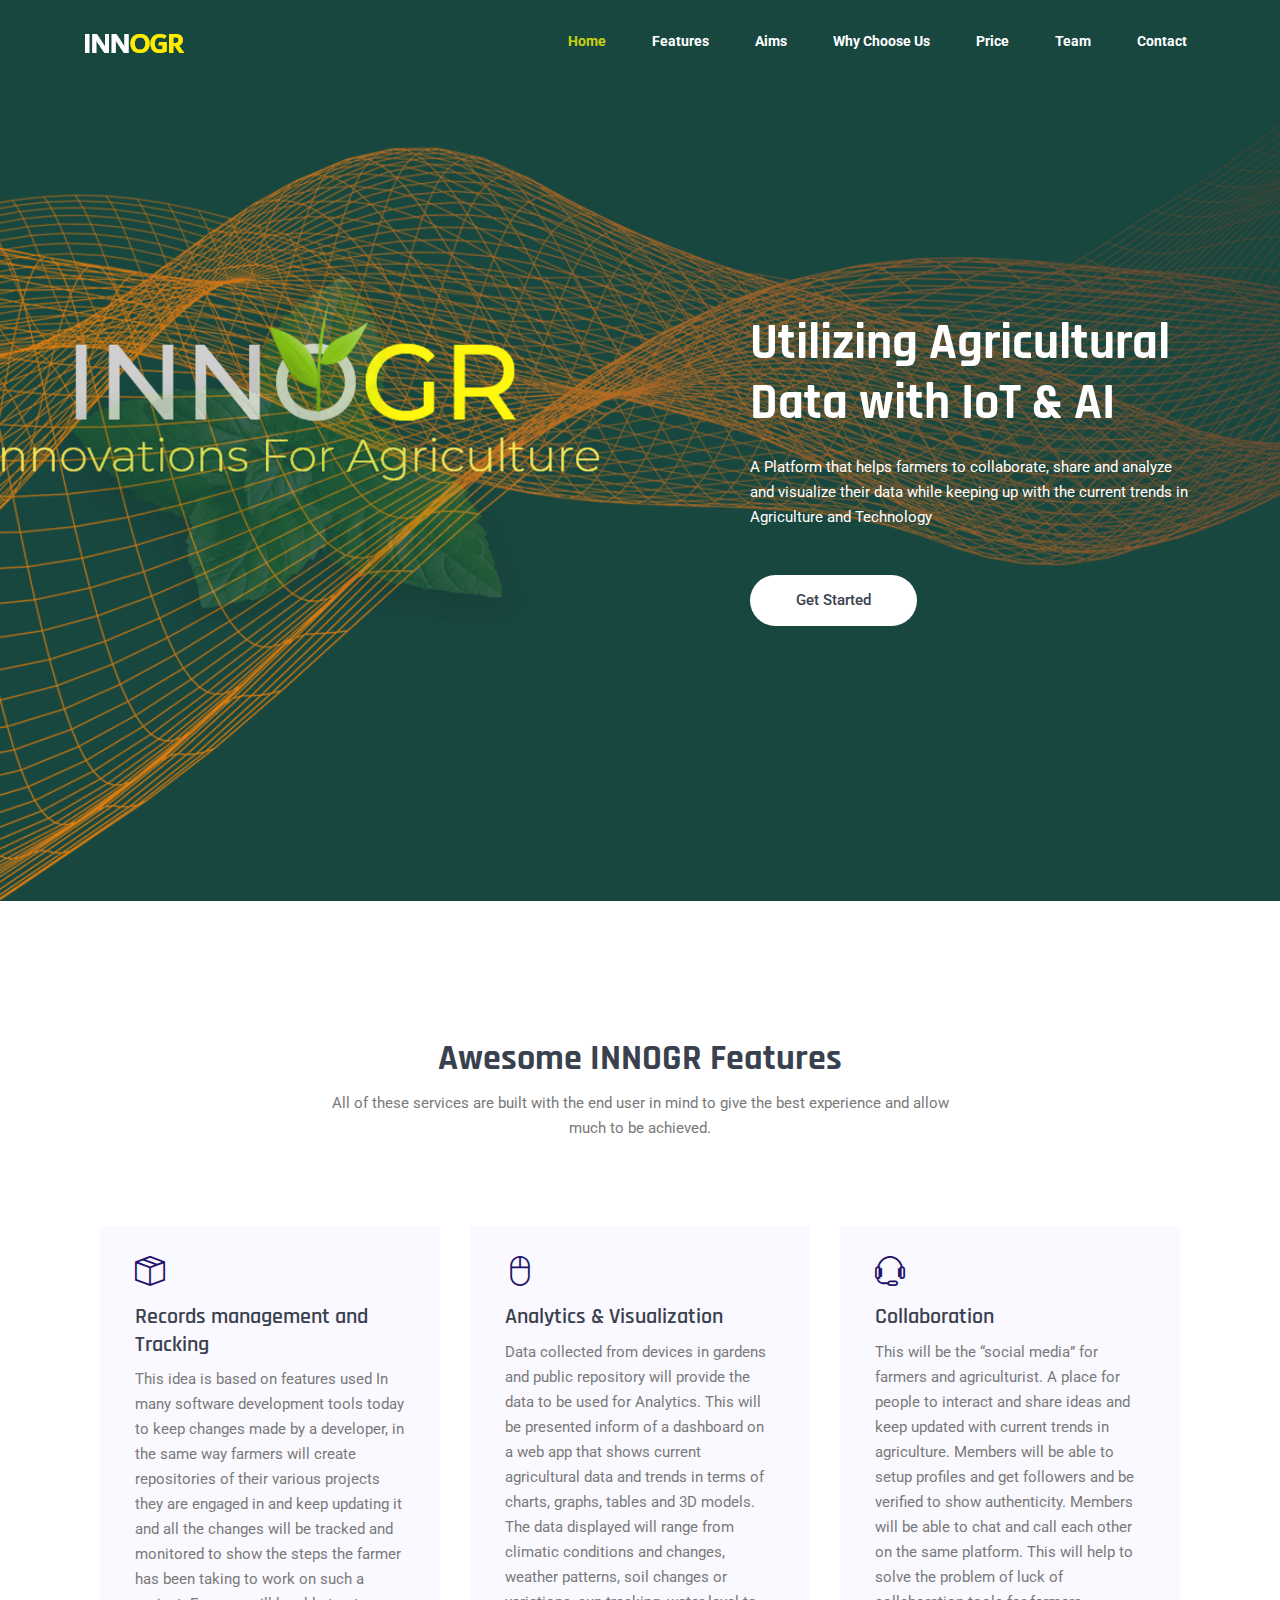
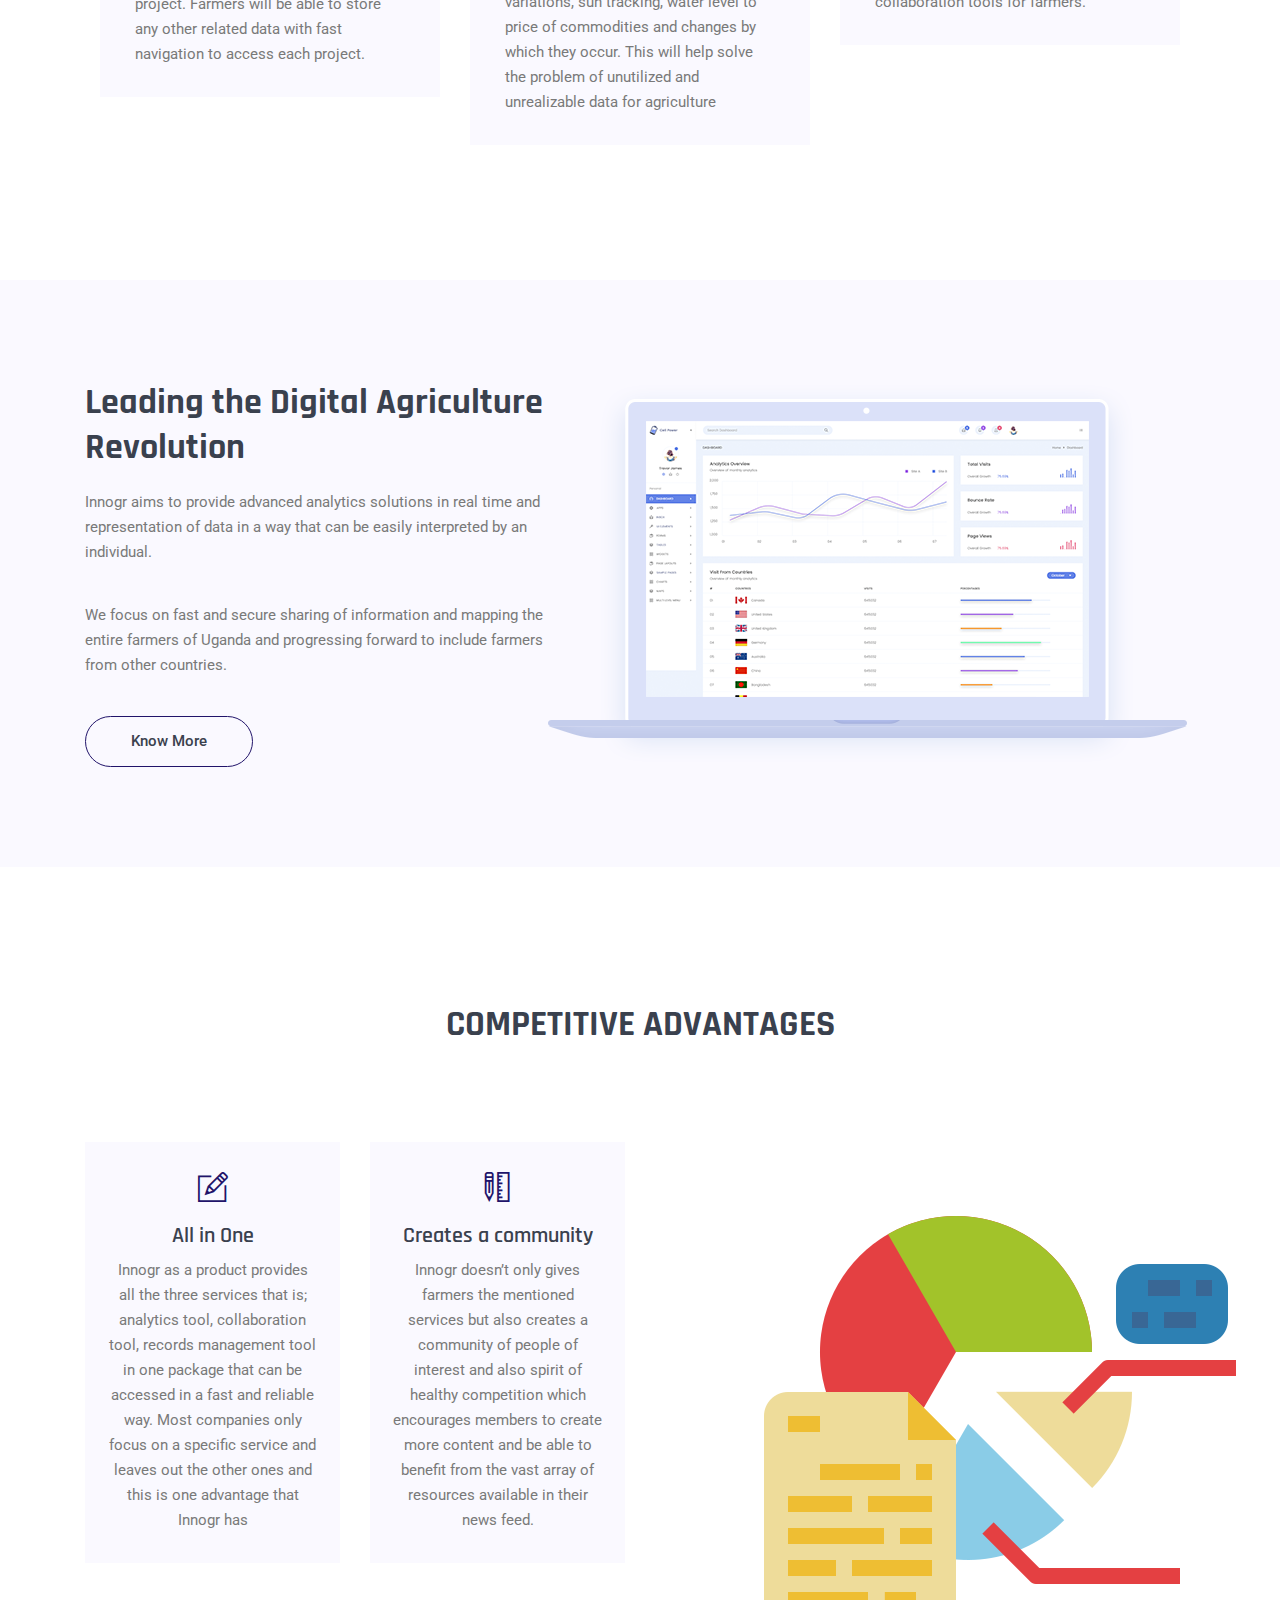
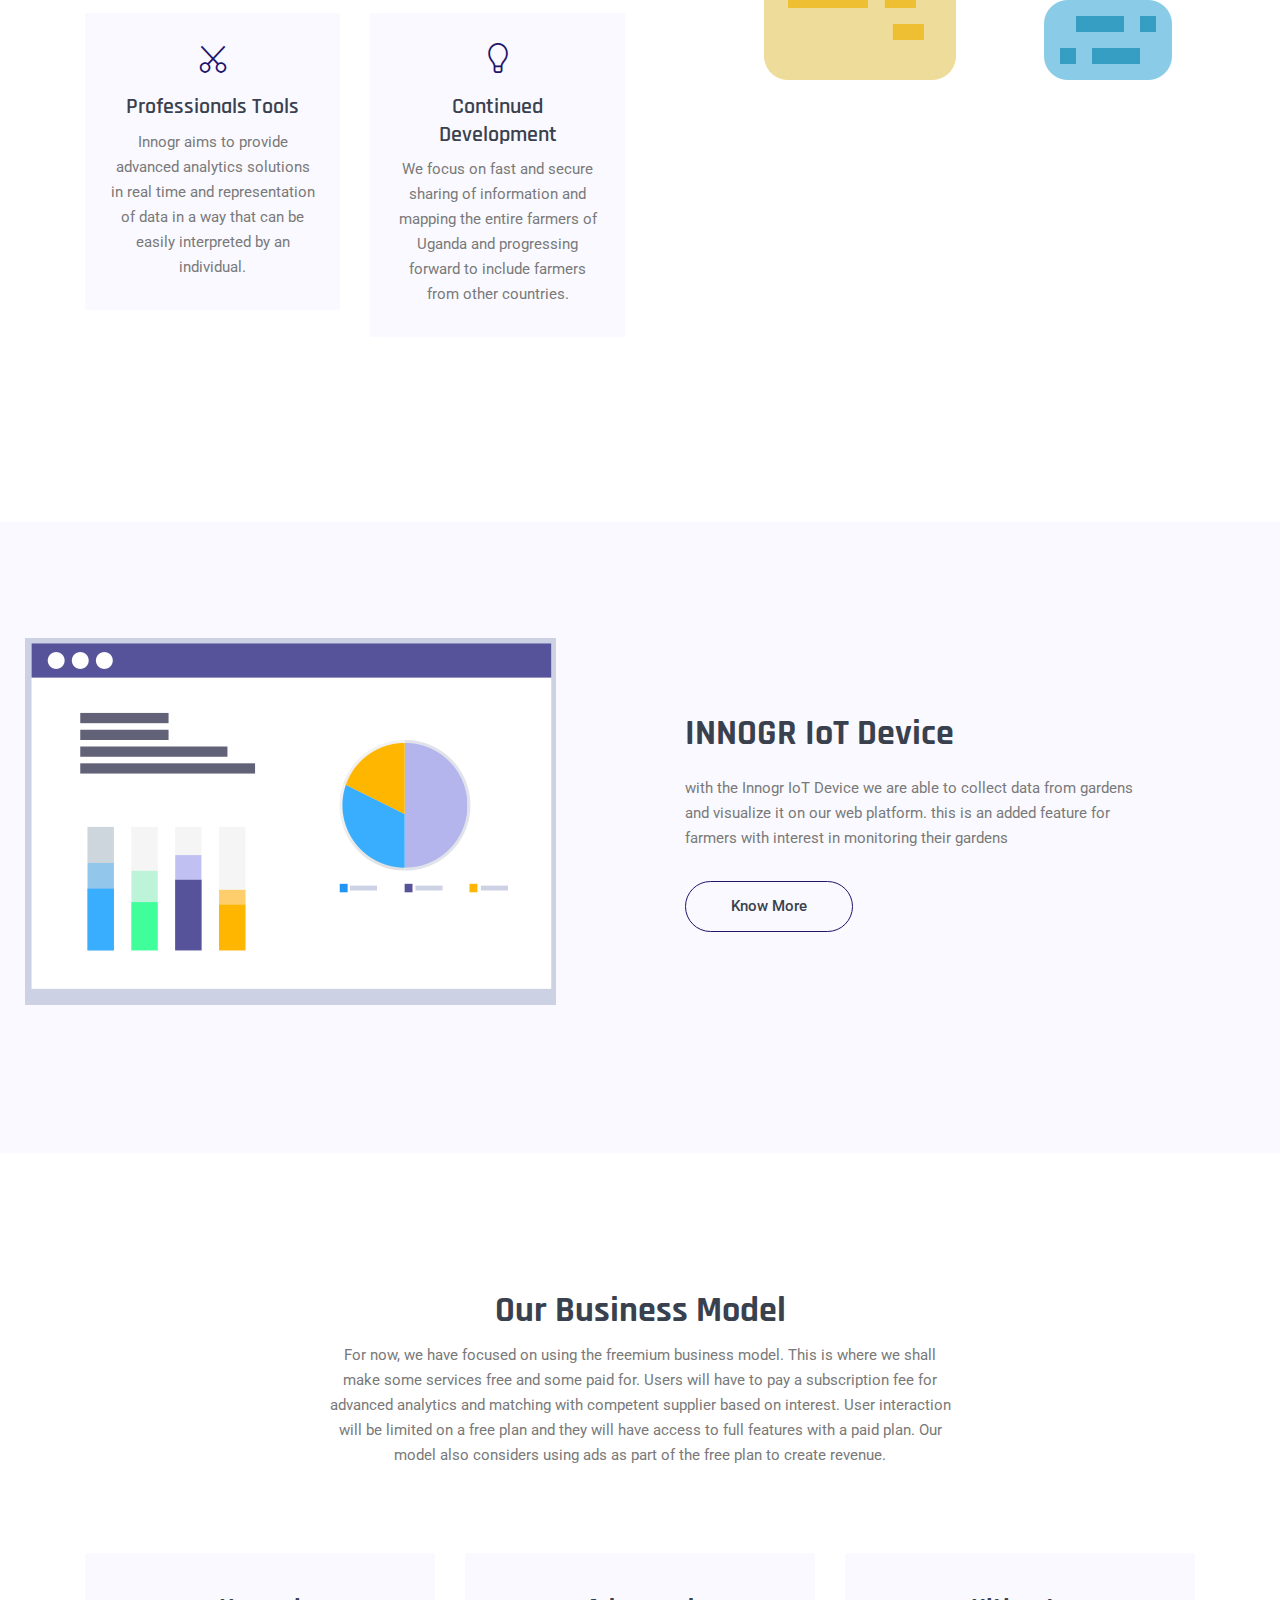
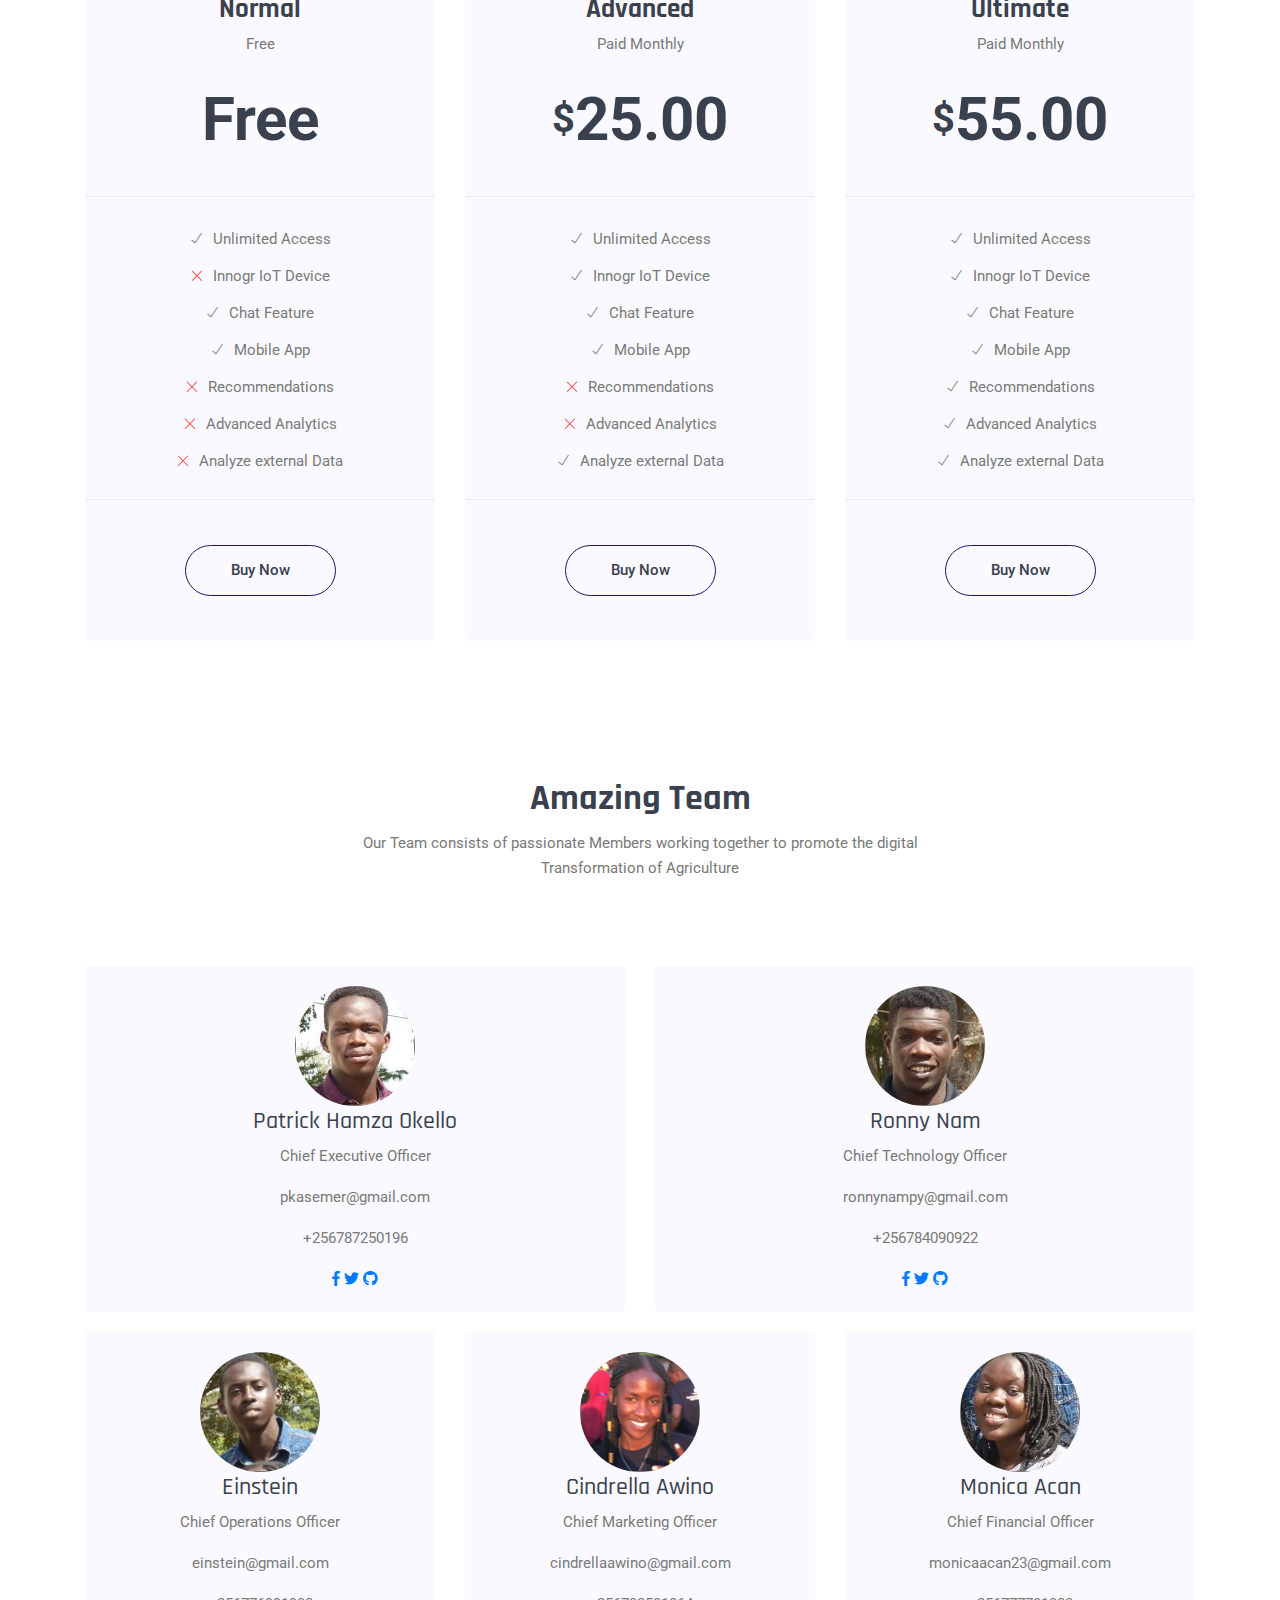
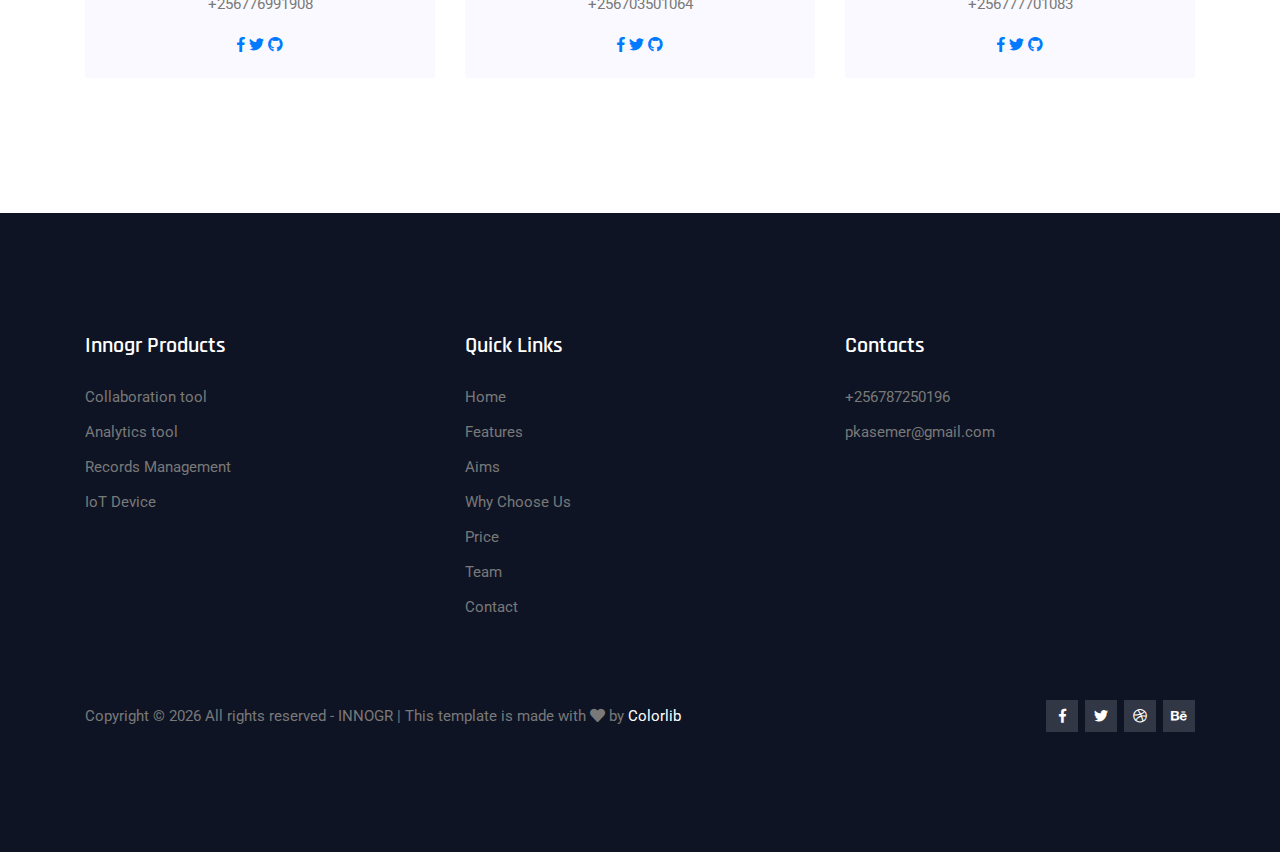
<file: index.html>
<!DOCTYPE html>
<html lang="en">

<head>
  <meta charset="UTF-8">
  <meta name="viewport" content="width=device-width, initial-scale=1.0">
  <meta http-equiv="X-UA-Compatible" content="ie=edge">
  <title>Innogr Platform - Home</title>
  <link rel="icon" href="img/Fevicon.png" type="image/png">

  <link rel="stylesheet" href="vendors/bootstrap/bootstrap.min.css">
  <link rel="stylesheet" href="vendors/fontawesome/css/all.min.css">
  <link rel="stylesheet" href="vendors/themify-icons/themify-icons.css">
  <link rel="stylesheet" href="vendors/linericon/style.css">
  <link rel="stylesheet" href="vendors/owl-carousel/owl.theme.default.min.css">
  <link rel="stylesheet" href="vendors/owl-carousel/owl.carousel.min.css">

  <link rel="stylesheet" href="css/style.css">
</head>

<body>
  <!--================Header Menu Area =================-->
  <header class="header_area">
    <div class="main_menu">
      <nav class="navbar navbar-expand-lg navbar-light">
        <div class="container box_1620">
          <!-- Brand and toggle get grouped for better mobile display -->
          <a class="navbar-brand logo_h" href="index.html"><img src="img/logo.png" alt=""></a>
          <button class="navbar-toggler" type="button" data-toggle="collapse" data-target="#navbarSupportedContent"
            aria-controls="navbarSupportedContent" aria-expanded="false" aria-label="Toggle navigation">
            <span class="icon-bar"></span>
            <span class="icon-bar"></span>
            <span class="icon-bar"></span>
          </button>
          <!-- Collect the nav links, forms, and other content for toggling -->
          <div class="collapse navbar-collapse offset" id="navbarSupportedContent">
            <ul class="nav navbar-nav menu_nav justify-content-end">
              <li class="nav-item active"><a class="nav-link" href="index.html">Home</a></li>
              <li class="nav-item"><a class="nav-link" href="#features">Features</a></li>
              <li class="nav-item"><a class="nav-link" href="#aims">Aims</a>
              <li class="nav-item"><a class="nav-link" href="#reasons">Why Choose Us</a>
              <li class="nav-item"><a class="nav-link" href="#price">Price</a>
              <li class="nav-item"><a class="nav-link" href="#team">Team</a>
              <li class="nav-item"><a class="nav-link" href="#contact">Contact</a></li>
            </ul>


          </div>
        </div>
      </nav>
    </div>
  </header>
  <!--================Header Menu Area =================-->


  <main class="side-main">
    <!--================ Hero sm Banner start =================-->
    <section class="hero-banner mb-30px">
      <div class="container">
        <div class="row">
          <div class="col-lg-7">
            <div class="hero-banner__img">
              <img class="img-fluid" src="img/banner/hero-banner.png" alt="">
            </div>
          </div>
          <div class="col-lg-5 pt-5">
            <div class="hero-banner__content">
              <h1>Utilizing Agricultural Data with IoT & AI</h1>
              <p>A Platform that helps farmers to collaborate, share and analyze and visualize their data while keeping
                up with the current trends in Agriculture and Technology</p>
              <a class="button bg" href="#">Get Started</a>
            </div>
          </div>
        </div>
      </div>
    </section>
    <!--================ Hero sm Banner end =================-->

    <!--================ Feature section start =================-->
    <section class="section-margin" id="features">
      <div class="container">
        <div class="section-intro pb-85px text-center">
          <h2 class="section-intro__title">Awesome INNOGR Features</h2>
          <p class="section-intro__subtitle">All of these services are built with the end user in mind to give the best
            experience and allow much to be achieved.</p>
        </div>

        <div class="container">
          <div class="row">
            <div class="col-lg-4">
              <div class="card card-feature text-center text-lg-left mb-4 mb-lg-0">
                <span class="card-feature__icon">
                  <i class="ti-package"></i>
                </span>
                <h3 class="card-feature__title">Records management and Tracking</h3>
                <p class="card-feature__subtitle">This idea is based on features used In many software development tools
                  today to keep
                  changes made by a developer, in the same way farmers will create repositories of their
                  various projects they are engaged in and keep updating it and all the changes will be tracked
                  and monitored to show the steps the farmer has been taking to work on such a project.
                  Farmers will be able to store any other related data with fast navigation to access each
                  project.</p>
              </div>
            </div>
            <div class="col-lg-4">
              <div class="card card-feature text-center text-lg-left mb-4 mb-lg-0">
                <span class="card-feature__icon">
                  <i class="ti-mouse-alt"></i>
                </span>
                <h3 class="card-feature__title">Analytics & Visualization</h3>
                <p class="card-feature__subtitle">Data collected from devices in gardens and public repository will
                  provide the data to be
                  used for Analytics. This will be presented inform of a dashboard on a web app that shows
                  current agricultural data and trends in terms of charts, graphs, tables and 3D models. The
                  data displayed will range from climatic conditions and changes, weather patterns, soil
                  changes or variations, sun tracking, water level to price of commodities and changes by
                  which they occur. This will help solve the problem of unutilized and unrealizable data for
                  agriculture</p>
              </div>
            </div>
            <div class="col-lg-4">
              <div class="card card-feature text-center text-lg-left mb-4 mb-lg-0">
                <span class="card-feature__icon">
                  <i class="ti-headphone-alt"></i>
                </span>
                <h3 class="card-feature__title">Collaboration</h3>
                <p class="card-feature__subtitle">This will be the “social media” for farmers and agriculturist. A place
                  for people to interact
                  and share ideas and keep updated with current trends in agriculture. Members will be able
                  to setup profiles and get followers and be verified to show authenticity. Members will be
                  able to chat and call each other on the same platform. This will help to solve the problem of
                  luck of collaboration tools for farmers.</p>
              </div>
            </div>
          </div>
        </div>
      </div>
    </section>
    <!--================ Feature section end =================-->

    <!--================ about section start =================-->
    <section class="section-padding--small bg-magnolia" id="aims">
      <div class="container">
        <div class="row no-gutters align-items-center">
          <div class="col-md-5 mb-5 mb-md-0">
            <div class="about__content">
              <h2>Leading the Digital Agriculture Revolution</h2>
              <p>Innogr aims to provide advanced analytics solutions in real time and representation of
                data in a way that can be easily interpreted by an individual.</p>
              <p>We focus on fast and secure sharing of information and mapping the entire farmers of
                Uganda and progressing forward to include farmers from other countries.</p>
              <a class="button button-light" href="#">Know More</a>
            </div>
          </div>
          <div class="col-md-7">
            <div class="about__img">
              <img class="img-fluid" src="img/home/about.png" alt="">
            </div>
          </div>
        </div>
      </div>
    </section>
    <!--================ about section end =================-->

    <!--================ Offer section start =================-->
    <section class="section-margin" id="reasons">
      <div class="container">
        <div class="section-intro pb-85px text-center">
          <h2 class="section-intro__title">COMPETITIVE ADVANTAGES</h2>
          <p class="section-intro__subtitle"></p>
        </div>

        <div class="row">
          <div class="col-lg-6">

            <div class="row offer-single-wrapper">
              <div class="col-lg-6 offer-single">
                <div class="card offer-single__content text-center">
                  <span class="offer-single__icon">
                    <i class="ti-pencil-alt"></i>
                  </span>
                  <h4>All in One</h4>
                  <p>Innogr as a product provides all the three services that is; analytics tool, collaboration
                    tool, records management tool in one package that can be accessed in a fast and
                    reliable way. Most companies only focus on a specific service and leaves out the other
                    ones and this is one advantage that Innogr has</p>
                </div>
              </div>

              <div class="col-lg-6 offer-single">
                <div class="card offer-single__content text-center">
                  <span class="offer-single__icon">
                    <i class="ti-ruler-pencil"></i>
                  </span>
                  <h4>Creates a community</h4>
                  <p>Innogr doesn’t only gives farmers the mentioned services but also creates a community
                    of people of interest and also spirit of healthy competition which encourages members
                    to create more content and be able to benefit from the vast array of resources available
                    in their news feed.</p>
                </div>
              </div>
            </div>

            <div class="row offer-single-wrapper">
              <div class="col-lg-6 offer-single">
                <div class="card offer-single__content text-center">
                  <span class="offer-single__icon">
                    <i class="ti-cut"></i>
                  </span>
                  <h4>Professionals Tools</h4>
                  <p>Innogr aims to provide advanced analytics solutions in real time and representation of
                    data in a way that can be easily interpreted by an individual.</p>
                </div>
              </div>

              <div class="col-lg-6 offer-single">
                <div class="card offer-single__content text-center">
                  <span class="offer-single__icon">
                    <i class="ti-light-bulb"></i>
                  </span>
                  <h4>Continued Development</h4>
                  <p>We focus on fast and secure sharing of information and mapping the entire farmers of
                    Uganda and progressing forward to include farmers from other countries.</p>
                </div>
              </div>
            </div>

          </div>
          <div class="col-lg-6">
            <div class="offer-single__img">
              <img class="img-fluid" src="img/information.png" alt="">
            </div>
          </div>
        </div>
      </div>
    </section>
    <!--================ Offer section end =================-->

    <!--================ Solution section start =================-->
    <section class="section-padding--small bg-magnolia">
      <div class="container">
        <div class="row align-items-center pt-xl-3 pb-xl-5">
          <div class="col-lg-6">
            <div class="solution__img text-center text-lg-left mb-4 mb-lg-0">
              <img class="img-fluid" src="img/home/solution.png" alt="">
            </div>
          </div>
          <div class="col-lg-6">
            <div class="solution__content">
              <h2>INNOGR IoT Device</h2>
              <p>with the Innogr IoT Device we are able to collect data from gardens and visualize it on our web platform. this is an added feature for farmers with interest in monitoring their gardens</p>
              <a class="button button-light" href="#">Know More</a>
            </div>
          </div>
        </div>
      </div>
    </section>
    <!--================ Solution section end =================-->

    <!--================ Pricing section start =================-->
    <section class="section-margin" id="price">
      <div class="container">
        <div class="section-intro pb-85px text-center">
          <h2 class="section-intro__title"> Our Business Model</h2>
          <p class="section-intro__subtitle">For now, we have focused on using the freemium business model. This is
            where we shall make
            some services free and some paid for. Users will have to pay a subscription fee for advanced analytics
            and matching with competent supplier based on interest. User interaction will be limited on a free plan
            and they will have access to full features with a paid plan. Our model also considers using ads as part of
            the free plan to create revenue.</p>
        </div>

        <div class="row">
          <div class="col-md-6 col-lg-4 mb-4 mb-lg-0">
            <div class="card text-center card-pricing">
              <div class="card-pricing__header">
                <h4>Normal</h4>
                <p>Free</p>
                <h1 class="card-pricing__price"><span></span>Free</h1>
              </div>
              <ul class="card-pricing__list">
                <li><i class="ti-check"></i>Unlimited Access</li>
                <li class="unvalid"><i class="ti-close"></i>Innogr IoT Device</li>
                <li><i class="ti-check"></i>Chat Feature</li>
                <li><i class="ti-check"></i>Mobile App</li>
                <li class="unvalid"><i class="ti-close"></i>Recommendations</li>
                <li class="unvalid"><i class="ti-close"></i>Advanced Analytics</li>
                <li class="unvalid"><i class="ti-close"></i>Analyze external Data</li>
              </ul>
              <div class="card-pricing__footer">
                <button class="button button-light">Buy Now</button>
              </div>
            </div>
          </div>

          <div class="col-md-6 col-lg-4 mb-4 mb-lg-0">
            <div class="card text-center card-pricing">
              <div class="card-pricing__header">
                <h4>Advanced</h4>
                <p>Paid Monthly</p>
                <h1 class="card-pricing__price"><span>$</span>25.00</h1>
              </div>
              <ul class="card-pricing__list">
                <li><i class="ti-check"></i>Unlimited Access</li>
                <li><i class="ti-check"></i>Innogr IoT Device</li>
                <li><i class="ti-check"></i>Chat Feature</li>
                <li><i class="ti-check"></i>Mobile App</li>
                <li class="unvalid"><i class="ti-close"></i>Recommendations</li>
                <li class="unvalid"><i class="ti-close"></i>Advanced Analytics</li>
                <li><i class="ti-check"></i>Analyze external Data</li>
              </ul>
              <div class="card-pricing__footer">
                <button class="button button-light">Buy Now</button>
              </div>
            </div>
          </div>

          <div class="col-md-6 col-lg-4 mb-4 mb-lg-0">
            <div class="card text-center card-pricing">
              <div class="card-pricing__header">
                <h4>Ultimate</h4>
                <p>Paid Monthly</p>
                <h1 class="card-pricing__price"><span>$</span>55.00</h1>
              </div>
              <ul class="card-pricing__list">
                <li><i class="ti-check"></i>Unlimited Access</li>
                <li><i class="ti-check"></i>Innogr IoT Device</li>
                <li><i class="ti-check"></i>Chat Feature</li>
                <li><i class="ti-check"></i>Mobile App</li>
                <li><i class="ti-check"></i>Recommendations</li>
                <li><i class="ti-check"></i>Advanced Analytics</li>
                <li><i class="ti-check"></i>Analyze external Data</li>
              </ul>
              <div class="card-pricing__footer">
                <button class="button button-light">Buy Now</button>
              </div>
            </div>
          </div>
        </div>
      </div>
    </section>
    <!--================ Pricing section end =================-->


    <!-- our team section -->

    <section class="section-margin" id="team">
      <div class="container">
        <div class="section-intro pb-85px text-center">
          <h2 class="section-intro__title"> Amazing Team</h2>
          <p class="section-intro__subtitle">Our Team consists of passionate Members working together to promote the
            digital Transformation of Agriculture </p>
        </div>

        <div class="row" style="margin-bottom:20px;">

          <div class="col-md-6 col-lg-6 mb-6 mb-lg-0">
            <div class="card text-center card-pricing">
              <aside style="padding: 20px;" class="single_sidebar_widget author_widget">
                <img class="author_img rounded-circle" src="img/team/pk.png" alt="">
                <h4>Patrick Hamza Okello</h4>
                <p> Chief Executive Officer</p>
                <p> pkasemer@gmail.com</p>
                <p> +256787250196 </p>
                <div class="social_icon">
                  <a href="#">
                    <i class="fab fa-facebook-f"></i>
                  </a>
                  <a href="#">
                    <i class="fab fa-twitter"></i>
                  </a>
                  <a href="#">
                    <i class="fab fa-github"></i>
                  </a>

                </div>

                <div class="br"></div>
              </aside>
            </div>
          </div>

          <div class="col-md-6 col-lg-6 mb-6 mb-lg-0">
            <div class="card text-center card-pricing">
              <aside style="padding: 20px;" class="single_sidebar_widget author_widget">
                <img class="author_img rounded-circle" src="img/team/ronny.png" alt="">


                <h4>Ronny Nam</h4>
                <p> Chief Technology Officer</p>
                <p> ronnynampy@gmail.com</p>
                <p> +256784090922 </p>

                <div class="social_icon">
                  <a href="#">
                    <i class="fab fa-facebook-f"></i>
                  </a>
                  <a href="#">
                    <i class="fab fa-twitter"></i>
                  </a>
                  <a href="#">
                    <i class="fab fa-github"></i>
                  </a>

                </div>

                <div class="br"></div>
              </aside>
            </div>
          </div>
        </div>

        <div class="row">
          <div class="col-md-6 col-lg-4 mb-4 mb-lg-0">
            <div class="card text-center card-pricing">
              <aside style="padding: 20px;" class="single_sidebar_widget author_widget">
                <img class="author_img rounded-circle" src="img/team/einst.png" alt="">
                <h4>Einstein</h4>
                <p> Chief Operations Officer</p>
                <p> einstein@gmail.com</p>
                <p> +256776991908 </p>
                <div class="social_icon">
                  <a href="#">
                    <i class="fab fa-facebook-f"></i>
                  </a>
                  <a href="#">
                    <i class="fab fa-twitter"></i>
                  </a>
                  <a href="#">
                    <i class="fab fa-github"></i>
                  </a>

                </div>

                <div class="br"></div>
              </aside>
            </div>
          </div>

          <div class="col-md-6 col-lg-4 mb-4 mb-lg-0">
            <div class="card text-center card-pricing">
              <aside style="padding: 20px;" class="single_sidebar_widget author_widget">
                <img class="author_img rounded-circle" src="img/team/cindy.png" alt="">
                <h4>Cindrella Awino</h4>
                <p> Chief Marketing Officer</p>
                <p> cindrellaawino@gmail.com</p>
                <p> +256703501064 </p>
                <div class="social_icon">
                  <a href="#">
                    <i class="fab fa-facebook-f"></i>
                  </a>
                  <a href="#">
                    <i class="fab fa-twitter"></i>
                  </a>
                  <a href="#">
                    <i class="fab fa-github"></i>
                  </a>

                </div>

                <div class="br"></div>
              </aside>
            </div>
          </div>

          <div class="col-md-6 col-lg-4 mb-4 mb-lg-0">
            <div class="card text-center card-pricing">
              <aside style="padding: 20px;" class="single_sidebar_widget author_widget">
                <img class="author_img rounded-circle" src="img/team/monica.png" alt="">
                <h4>Monica Acan</h4>
                <p> Chief Financial Officer</p>
                <p> monicaacan23@gmail.com</p>
                <p> +256777701083 </p>
                <div class="social_icon">
                  <a href="#">
                    <i class="fab fa-facebook-f"></i>
                  </a>
                  <a href="#">
                    <i class="fab fa-twitter"></i>
                  </a>
                  <a href="#">
                    <i class="fab fa-github"></i>
                  </a>

                </div>

                <div class="br"></div>
              </aside>
            </div>
          </div>
        </div>
      </div>
    </section>

    <!-- our team section end  -->

  </main>


  <!-- ================ start footer Area ================= -->
  <footer class="footer-area section-gap" id="contact">
    <div class="container">
      <div class="row">
        <div class="col-md-6 col-lg-4 mb-4 mb-lg-0 single-footer-widget">
          <h4>Innogr Products</h4>
          <ul>
            <li><a href="#">Collaboration tool</a></li>
            <li><a href="#">Analytics tool</a></li>
            <li><a href="#">Records Management</a></li>
            <li><a href="#">IoT Device</a></li>
          </ul>
        </div>
        <div class="col-md-6 col-lg-4 mb-4 mb-lg-0 single-footer-widget">
          <h4>Quick Links</h4>
          <ul>
            <li><a href="index.html">Home</a></li>
            <li><a href="#features">Features</a></li>
            <li><a href="#aims">Aims</a>
            <li><a href="#reasons">Why Choose Us</a>
            <li><a href="#price">Price</a>
            <li><a href="#team">Team</a>
            <li><a href="#contact">Contact</a></li>
          </ul>
        </div>
        <div class="col-md-6 col-lg-4 mb-4 mb-lg-0 single-footer-widget">
          <h4>Contacts</h4>
          <ul>
            <li><a href="#">+256787250196</a></li>
            <li><a href="#">pkasemer@gmail.com</a></li>

          </ul>
        </div>


      </div>
      <div class="footer-bottom row align-items-center text-center text-lg-left">
        <p class="footer-text m-0 col-lg-8 col-md-12">
          <!-- Link back to Colorlib can't be removed. Template is licensed under CC BY 3.0. -->
          Copyright &copy;
          <script>document.write(new Date().getFullYear());</script> All rights reserved - INNOGR | This template is
          made with <i class="fa fa-heart" aria-hidden="true"></i> by <a href="https://colorlib.com"
            target="_blank">Colorlib</a>
          <!-- Link back to Colorlib can't be removed. Template is licensed under CC BY 3.0. -->
        </p>
        <div class="col-lg-4 col-md-12 text-center text-lg-right footer-social">
          <a href="#"><i class="fab fa-facebook-f"></i></a>
          <a href="#"><i class="fab fa-twitter"></i></a>
          <a href="#"><i class="fab fa-dribbble"></i></a>
          <a href="#"><i class="fab fa-behance"></i></a>
        </div>
      </div>
    </div>
  </footer>
  <!-- ================ End footer Area ================= -->

  <script src="vendors/jquery/jquery-3.2.1.min.js"></script>
  <script src="vendors/bootstrap/bootstrap.bundle.min.js"></script>
  <script src="vendors/owl-carousel/owl.carousel.min.js"></script>
  <script src="js/jquery.ajaxchimp.min.js"></script>
  <script src="js/mail-script.js"></script>
  <script src="js/main.js"></script>
</body>

</html>
</file>
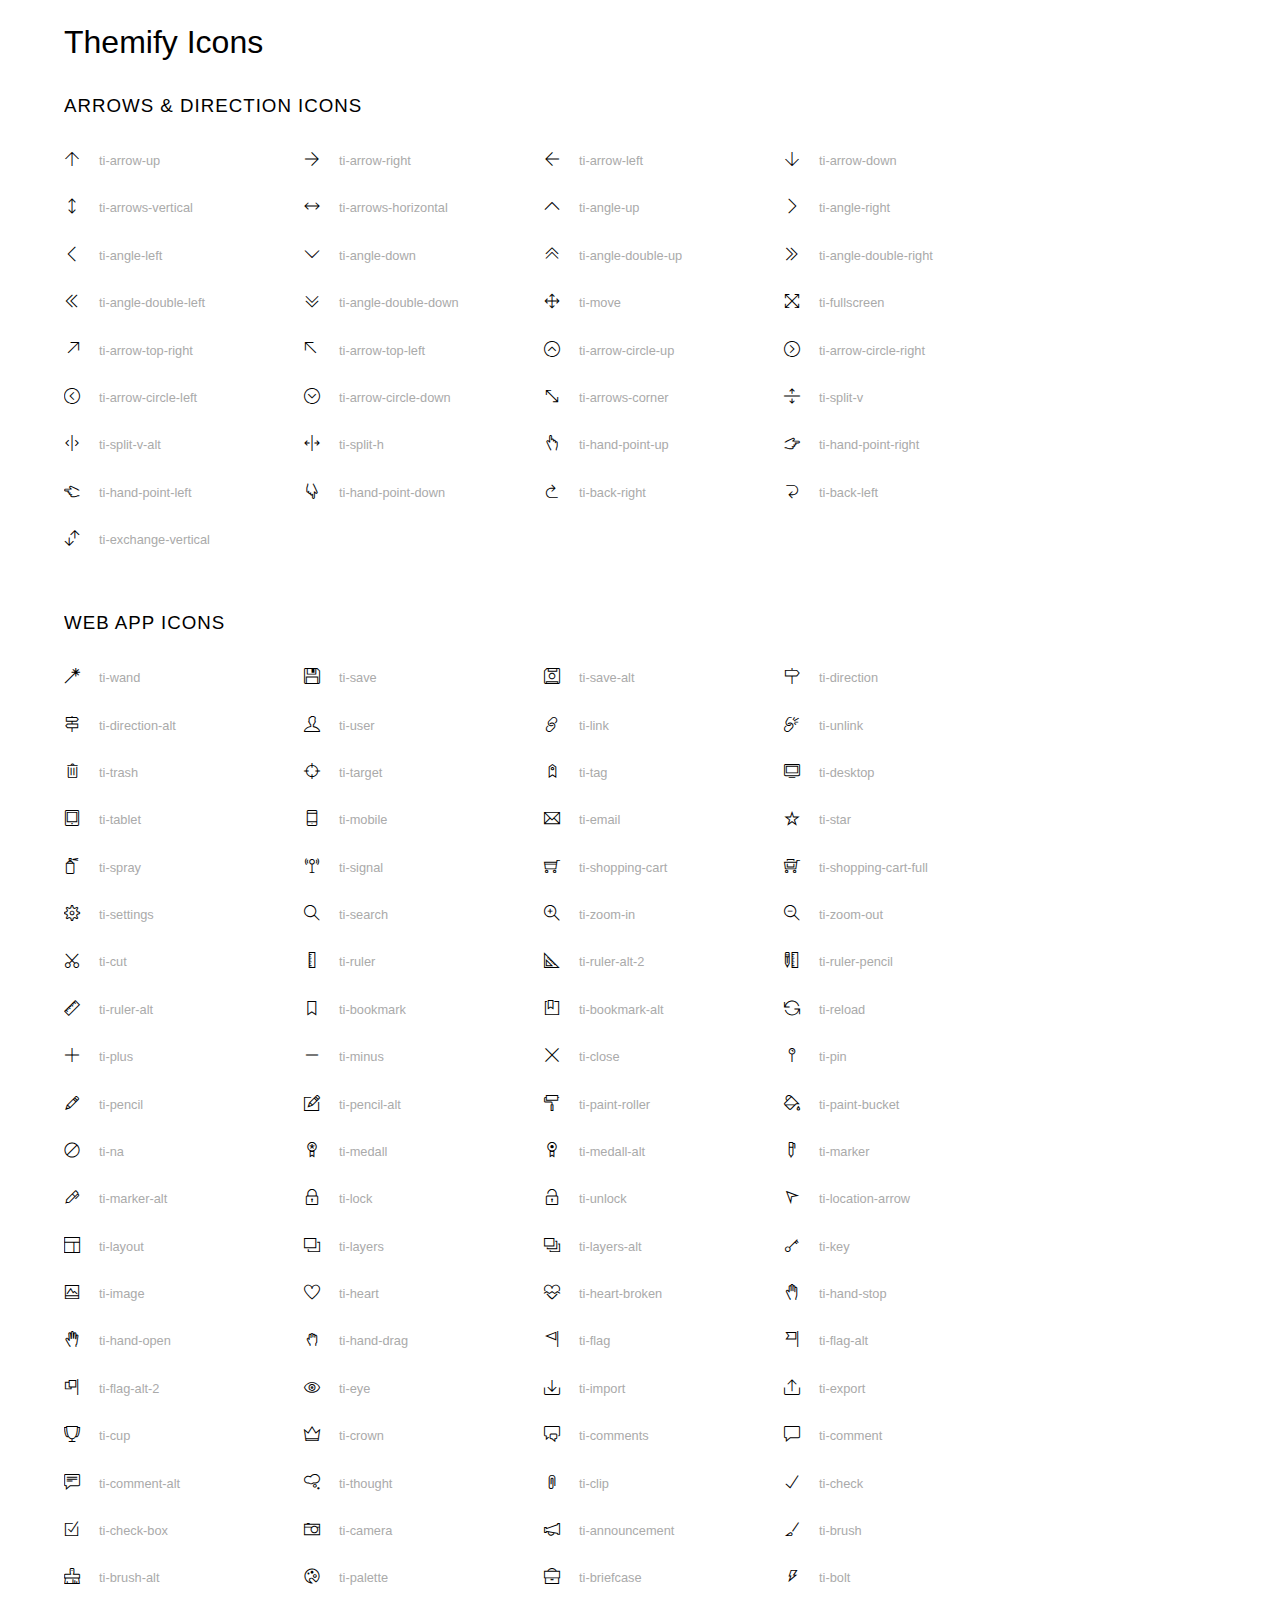
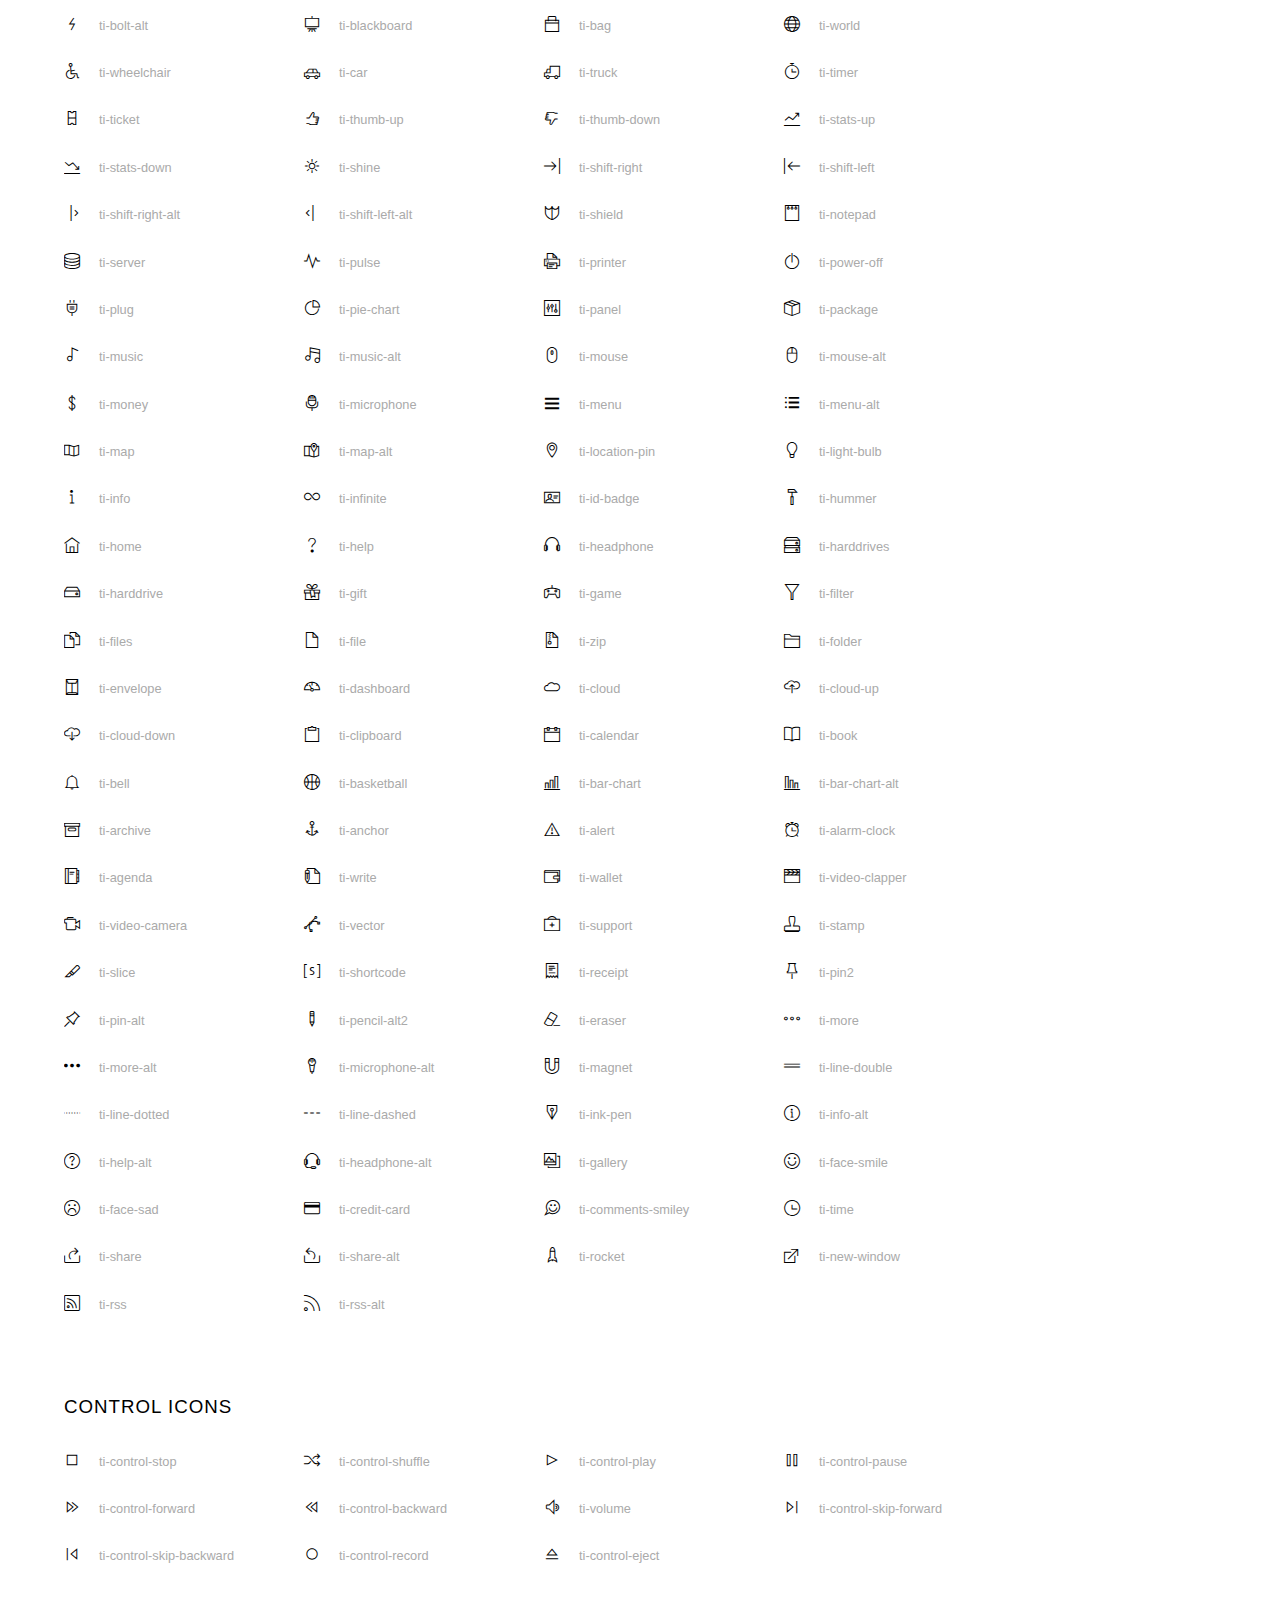
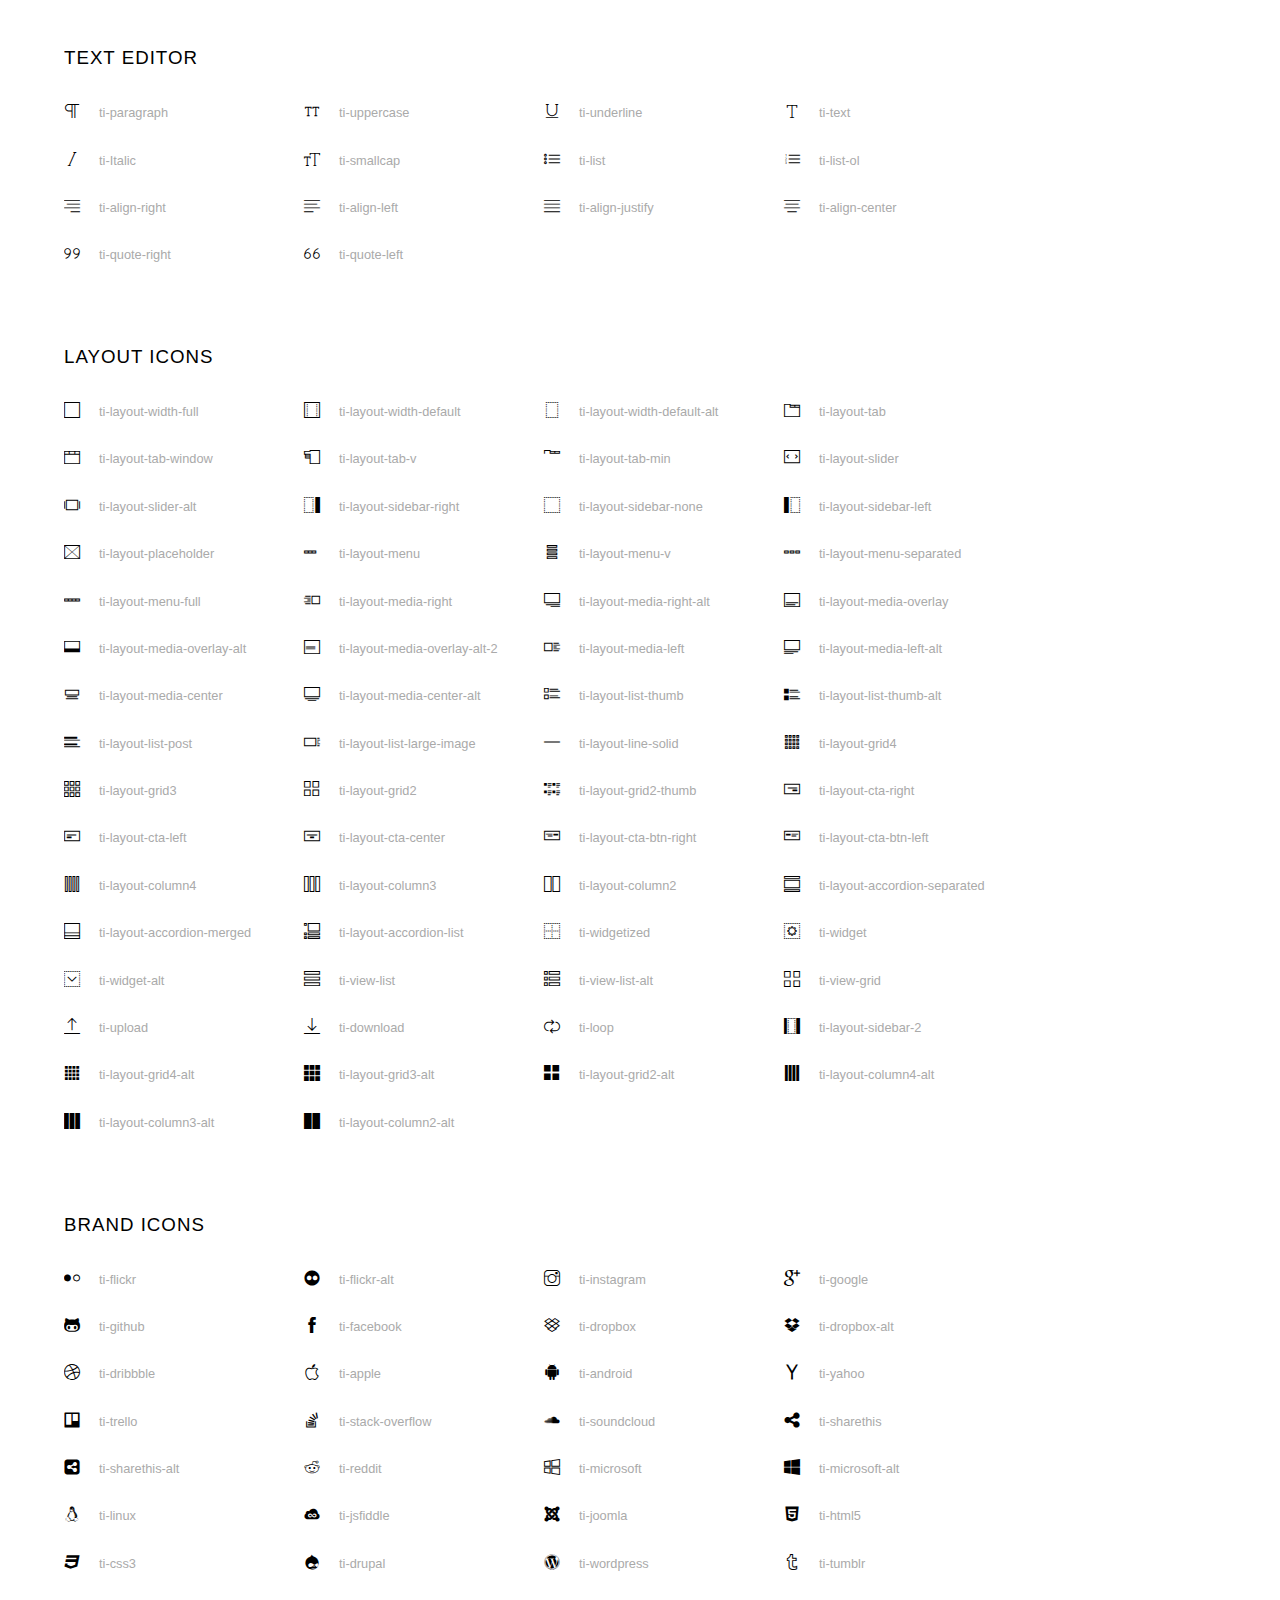
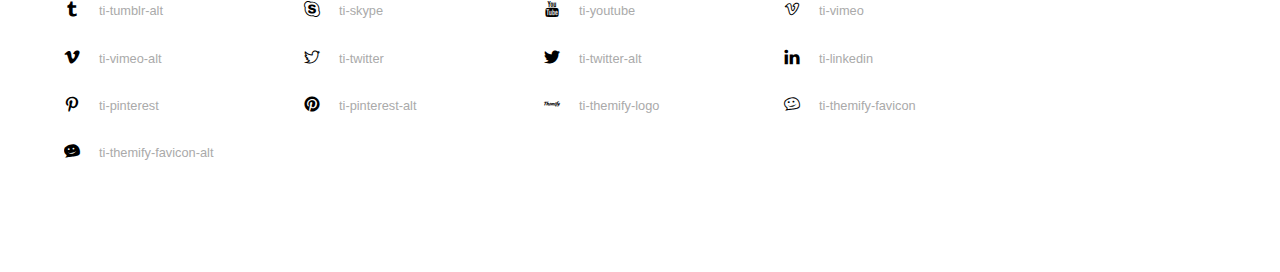
<file: vendors/themify-icons/index.html>
<!doctype html>
<html>
<head>
	<meta charset="utf-8">
	<title>Themify Icon Font</title>
	<meta name="viewport" content="width=device-width">
	<link rel="stylesheet" href="demo-files/demo.css">
	<link rel="stylesheet" href="themify-icons.css">
	<!--[if lt IE 8]><!-->
	<link rel="stylesheet" href="ie7/ie7.css">
	<!--<![endif]-->
</head>
<body>
	<h1>Themify Icons</h1>

	<div class="icon-section">

		<div class="icon-section">
			<h3>Arrows &amp; Direction Icons </h3>

			<div class="icon-container">
				<span class="ti-arrow-up"></span><span class="icon-name"> ti-arrow-up</span>
			</div>
			<div class="icon-container">
				<span class="ti-arrow-right"></span><span class="icon-name"> ti-arrow-right</span>
			</div>
			<div class="icon-container">
				<span class="ti-arrow-left"></span><span class="icon-name"> ti-arrow-left</span>
			</div>
			<div class="icon-container">
				<span class="ti-arrow-down"></span><span class="icon-name"> ti-arrow-down</span>
			</div>
			<div class="icon-container">
				<span class="ti-arrows-vertical"></span><span class="icon-name"> ti-arrows-vertical</span>
			</div>
			<div class="icon-container">
				<span class="ti-arrows-horizontal"></span><span class="icon-name"> ti-arrows-horizontal</span>
			</div>
			<div class="icon-container">
				<span class="ti-angle-up"></span><span class="icon-name"> ti-angle-up</span>
			</div>
			<div class="icon-container">
				<span class="ti-angle-right"></span><span class="icon-name"> ti-angle-right</span>
			</div>
			<div class="icon-container">
				<span class="ti-angle-left"></span><span class="icon-name"> ti-angle-left</span>
			</div>
			<div class="icon-container">
				<span class="ti-angle-down"></span><span class="icon-name"> ti-angle-down</span>
			</div>	
			<div class="icon-container">
				<span class="ti-angle-double-up"></span><span class="icon-name"> ti-angle-double-up</span>
			</div>
			<div class="icon-container">
				<span class="ti-angle-double-right"></span><span class="icon-name"> ti-angle-double-right</span>
			</div>
			<div class="icon-container">
				<span class="ti-angle-double-left"></span><span class="icon-name"> ti-angle-double-left</span>
			</div>
			<div class="icon-container">
				<span class="ti-angle-double-down"></span><span class="icon-name"> ti-angle-double-down</span>
			</div>					
			<div class="icon-container">
				<span class="ti-move"></span><span class="icon-name"> ti-move</span>
			</div>
			<div class="icon-container">
				<span class="ti-fullscreen"></span><span class="icon-name"> ti-fullscreen</span>
			</div>
			<div class="icon-container">
				<span class="ti-arrow-top-right"></span><span class="icon-name"> ti-arrow-top-right</span>
			</div>
			<div class="icon-container">
				<span class="ti-arrow-top-left"></span><span class="icon-name"> ti-arrow-top-left</span>
			</div>
			<div class="icon-container">
				<span class="ti-arrow-circle-up"></span><span class="icon-name"> ti-arrow-circle-up</span>
			</div>
			<div class="icon-container">
				<span class="ti-arrow-circle-right"></span><span class="icon-name"> ti-arrow-circle-right</span>
			</div>
			<div class="icon-container">
				<span class="ti-arrow-circle-left"></span><span class="icon-name"> ti-arrow-circle-left</span>
			</div>
			<div class="icon-container">
				<span class="ti-arrow-circle-down"></span><span class="icon-name"> ti-arrow-circle-down</span>
			</div>
			<div class="icon-container">
				<span class="ti-arrows-corner"></span><span class="icon-name"> ti-arrows-corner</span>
			</div>
			<div class="icon-container">
				<span class="ti-split-v"></span><span class="icon-name"> ti-split-v</span>
			</div>

			<div class="icon-container">
				<span class="ti-split-v-alt"></span><span class="icon-name"> ti-split-v-alt</span>
			</div>
			<div class="icon-container">
				<span class="ti-split-h"></span><span class="icon-name"> ti-split-h</span>
			</div>
			<div class="icon-container">
				<span class="ti-hand-point-up"></span><span class="icon-name"> ti-hand-point-up</span>
			</div>
			<div class="icon-container">
				<span class="ti-hand-point-right"></span><span class="icon-name"> ti-hand-point-right</span>
			</div>
			<div class="icon-container">
				<span class="ti-hand-point-left"></span><span class="icon-name"> ti-hand-point-left</span>
			</div>
			<div class="icon-container">
				<span class="ti-hand-point-down"></span><span class="icon-name"> ti-hand-point-down</span>
			</div>
			<div class="icon-container">
				<span class="ti-back-right"></span><span class="icon-name"> ti-back-right</span>
			</div>
			<div class="icon-container">
				<span class="ti-back-left"></span><span class="icon-name"> ti-back-left</span>
			</div>
			<div class="icon-container">
				<span class="ti-exchange-vertical"></span><span class="icon-name"> ti-exchange-vertical</span>
			</div>

		</div> <!-- Arrows Icons -->



		<h3>Web App Icons</h3>
		
		<div class="icon-section">

			<div class="icon-container">
				<span class="ti-wand"></span><span class="icon-name"> ti-wand</span>
			</div>
			<div class="icon-container">
				<span class="ti-save"></span><span class="icon-name"> ti-save</span>
			</div>
			<div class="icon-container">
				<span class="ti-save-alt"></span><span class="icon-name"> ti-save-alt</span>
			</div>

			<div class="icon-container">
				<span class="ti-direction"></span><span class="icon-name"> ti-direction</span>
			</div>
			<div class="icon-container">
				<span class="ti-direction-alt"></span><span class="icon-name"> ti-direction-alt</span>
			</div>
			<div class="icon-container">
				<span class="ti-user"></span><span class="icon-name"> ti-user</span>
			</div>
			<div class="icon-container">
				<span class="ti-link"></span><span class="icon-name"> ti-link</span>
			</div>
			<div class="icon-container">
				<span class="ti-unlink"></span><span class="icon-name"> ti-unlink</span>
			</div>
			<div class="icon-container">
				<span class="ti-trash"></span><span class="icon-name"> ti-trash</span>
			</div>
			<div class="icon-container">
				<span class="ti-target"></span><span class="icon-name"> ti-target</span>
			</div>
			<div class="icon-container">
				<span class="ti-tag"></span><span class="icon-name"> ti-tag</span>
			</div>
			<div class="icon-container">
				<span class="ti-desktop"></span><span class="icon-name"> ti-desktop</span>
			</div>
			<div class="icon-container">
				<span class="ti-tablet"></span><span class="icon-name"> ti-tablet</span>
			</div>
			<div class="icon-container">
				<span class="ti-mobile"></span><span class="icon-name"> ti-mobile</span>
			</div>
			<div class="icon-container">
				<span class="ti-email"></span><span class="icon-name"> ti-email</span>
			</div>	
			<div class="icon-container">
				<span class="ti-star"></span><span class="icon-name"> ti-star</span>
			</div>
			<div class="icon-container">
				<span class="ti-spray"></span><span class="icon-name"> ti-spray</span>
			</div>
			<div class="icon-container">
				<span class="ti-signal"></span><span class="icon-name"> ti-signal</span>
			</div>
			<div class="icon-container">
				<span class="ti-shopping-cart"></span><span class="icon-name"> ti-shopping-cart</span>
			</div>
			<div class="icon-container">
				<span class="ti-shopping-cart-full"></span><span class="icon-name"> ti-shopping-cart-full</span>
			</div>
			<div class="icon-container">
				<span class="ti-settings"></span><span class="icon-name"> ti-settings</span>
			</div>
			<div class="icon-container">
				<span class="ti-search"></span><span class="icon-name"> ti-search</span>
			</div>
			<div class="icon-container">
				<span class="ti-zoom-in"></span><span class="icon-name"> ti-zoom-in</span>
			</div>
			<div class="icon-container">
				<span class="ti-zoom-out"></span><span class="icon-name"> ti-zoom-out</span>
			</div>
			<div class="icon-container">
				<span class="ti-cut"></span><span class="icon-name"> ti-cut</span>
			</div>
			<div class="icon-container">
				<span class="ti-ruler"></span><span class="icon-name"> ti-ruler</span>
			</div>
			<div class="icon-container">
				<span class="ti-ruler-alt-2"></span><span class="icon-name"> ti-ruler-alt-2</span>
			</div>			
			<div class="icon-container">
				<span class="ti-ruler-pencil"></span><span class="icon-name"> ti-ruler-pencil</span>
			</div>
			<div class="icon-container">
				<span class="ti-ruler-alt"></span><span class="icon-name"> ti-ruler-alt</span>
			</div>
			<div class="icon-container">
				<span class="ti-bookmark"></span><span class="icon-name"> ti-bookmark</span>
			</div>
			<div class="icon-container">
				<span class="ti-bookmark-alt"></span><span class="icon-name"> ti-bookmark-alt</span>
			</div>
			<div class="icon-container">
				<span class="ti-reload"></span><span class="icon-name"> ti-reload</span>
			</div>
			<div class="icon-container">
				<span class="ti-plus"></span><span class="icon-name"> ti-plus</span>
			</div>
			<div class="icon-container">
				<span class="ti-minus"></span><span class="icon-name"> ti-minus</span>
			</div>
			<div class="icon-container">
				<span class="ti-close"></span><span class="icon-name"> ti-close</span>
			</div>			
			<div class="icon-container">
				<span class="ti-pin"></span><span class="icon-name"> ti-pin</span>
			</div>
			<div class="icon-container">
				<span class="ti-pencil"></span><span class="icon-name"> ti-pencil</span>
			</div>
					
		  	<div class="icon-container">
				<span class="ti-pencil-alt"></span><span class="icon-name"> ti-pencil-alt</span>
			</div>
			<div class="icon-container">
				<span class="ti-paint-roller"></span><span class="icon-name"> ti-paint-roller</span>
			</div>
			<div class="icon-container">
				<span class="ti-paint-bucket"></span><span class="icon-name"> ti-paint-bucket</span>
			</div>
			<div class="icon-container">
				<span class="ti-na"></span><span class="icon-name"> ti-na</span>
			</div>
			<div class="icon-container">
				<span class="ti-medall"></span><span class="icon-name"> ti-medall</span>
			</div>
			<div class="icon-container">
				<span class="ti-medall-alt"></span><span class="icon-name"> ti-medall-alt</span>
			</div>
			<div class="icon-container">
				<span class="ti-marker"></span><span class="icon-name"> ti-marker</span>
			</div>
			<div class="icon-container">
				<span class="ti-marker-alt"></span><span class="icon-name"> ti-marker-alt</span>
			</div>

			<div class="icon-container">
				<span class="ti-lock"></span><span class="icon-name"> ti-lock</span>
			</div>
			<div class="icon-container">
				<span class="ti-unlock"></span><span class="icon-name"> ti-unlock</span>
			</div>
			<div class="icon-container">
				<span class="ti-location-arrow"></span><span class="icon-name"> ti-location-arrow</span>
			</div>
			<div class="icon-container">
				<span class="ti-layout"></span><span class="icon-name"> ti-layout</span>
			</div>
			<div class="icon-container">
				<span class="ti-layers"></span><span class="icon-name"> ti-layers</span>
			</div>
			<div class="icon-container">
				<span class="ti-layers-alt"></span><span class="icon-name"> ti-layers-alt</span>
			</div>
			<div class="icon-container">
				<span class="ti-key"></span><span class="icon-name"> ti-key</span>
			</div>
			<div class="icon-container">
				<span class="ti-image"></span><span class="icon-name"> ti-image</span>
			</div>
			<div class="icon-container">
				<span class="ti-heart"></span><span class="icon-name"> ti-heart</span>
			</div>
			<div class="icon-container">
				<span class="ti-heart-broken"></span><span class="icon-name"> ti-heart-broken</span>
			</div>
			<div class="icon-container">
				<span class="ti-hand-stop"></span><span class="icon-name"> ti-hand-stop</span>
			</div>
			<div class="icon-container">
				<span class="ti-hand-open"></span><span class="icon-name"> ti-hand-open</span>
			</div>
			<div class="icon-container">
				<span class="ti-hand-drag"></span><span class="icon-name"> ti-hand-drag</span>
			</div>
			<div class="icon-container">
				<span class="ti-flag"></span><span class="icon-name"> ti-flag</span>
			</div>
			<div class="icon-container">
				<span class="ti-flag-alt"></span><span class="icon-name"> ti-flag-alt</span>
			</div>
			<div class="icon-container">
				<span class="ti-flag-alt-2"></span><span class="icon-name"> ti-flag-alt-2</span>
			</div>
			<div class="icon-container">
				<span class="ti-eye"></span><span class="icon-name"> ti-eye</span>
			</div>
			<div class="icon-container">
				<span class="ti-import"></span><span class="icon-name"> ti-import</span>
			</div>			
			<div class="icon-container">
				<span class="ti-export"></span><span class="icon-name"> ti-export</span>
			</div>
			<div class="icon-container">
				<span class="ti-cup"></span><span class="icon-name"> ti-cup</span>
			</div>
			<div class="icon-container">
				<span class="ti-crown"></span><span class="icon-name"> ti-crown</span>
			</div>
			<div class="icon-container">
				<span class="ti-comments"></span><span class="icon-name"> ti-comments</span>
			</div>
			<div class="icon-container">
				<span class="ti-comment"></span><span class="icon-name"> ti-comment</span>
			</div>
			<div class="icon-container">
				<span class="ti-comment-alt"></span><span class="icon-name"> ti-comment-alt</span>
			</div>
			<div class="icon-container">
				<span class="ti-thought"></span><span class="icon-name"> ti-thought</span>
			</div>			
			<div class="icon-container">
				<span class="ti-clip"></span><span class="icon-name"> ti-clip</span>
			</div>

			<div class="icon-container">
				<span class="ti-check"></span><span class="icon-name"> ti-check</span>
			</div>
			<div class="icon-container">
				<span class="ti-check-box"></span><span class="icon-name"> ti-check-box</span>
			</div>
			<div class="icon-container">
				<span class="ti-camera"></span><span class="icon-name"> ti-camera</span>
			</div>
			<div class="icon-container">
				<span class="ti-announcement"></span><span class="icon-name"> ti-announcement</span>
			</div>
			<div class="icon-container">
				<span class="ti-brush"></span><span class="icon-name"> ti-brush</span>
			</div>
			<div class="icon-container">
				<span class="ti-brush-alt"></span><span class="icon-name"> ti-brush-alt</span>
			</div>
			<div class="icon-container">
				<span class="ti-palette"></span><span class="icon-name"> ti-palette</span>
			</div>			
			<div class="icon-container">
				<span class="ti-briefcase"></span><span class="icon-name"> ti-briefcase</span>
			</div>
			<div class="icon-container">
				<span class="ti-bolt"></span><span class="icon-name"> ti-bolt</span>
			</div>
			<div class="icon-container">
				<span class="ti-bolt-alt"></span><span class="icon-name"> ti-bolt-alt</span>
			</div>
			<div class="icon-container">
				<span class="ti-blackboard"></span><span class="icon-name"> ti-blackboard</span>
			</div>
			<div class="icon-container">
				<span class="ti-bag"></span><span class="icon-name"> ti-bag</span>
			</div>
			<div class="icon-container">
				<span class="ti-world"></span><span class="icon-name"> ti-world</span>
			</div>
			<div class="icon-container">
				<span class="ti-wheelchair"></span><span class="icon-name"> ti-wheelchair</span>
			</div>
			<div class="icon-container">
				<span class="ti-car"></span><span class="icon-name"> ti-car</span>
			</div>
			<div class="icon-container">
				<span class="ti-truck"></span><span class="icon-name"> ti-truck</span>
			</div>
			<div class="icon-container">
				<span class="ti-timer"></span><span class="icon-name"> ti-timer</span>
			</div>
			<div class="icon-container">
				<span class="ti-ticket"></span><span class="icon-name"> ti-ticket</span>
			</div>
			<div class="icon-container">
				<span class="ti-thumb-up"></span><span class="icon-name"> ti-thumb-up</span>
			</div>
			<div class="icon-container">
				<span class="ti-thumb-down"></span><span class="icon-name"> ti-thumb-down</span>
			</div>

			<div class="icon-container">
				<span class="ti-stats-up"></span><span class="icon-name"> ti-stats-up</span>
			</div>
			<div class="icon-container">
				<span class="ti-stats-down"></span><span class="icon-name"> ti-stats-down</span>
			</div>
			<div class="icon-container">
				<span class="ti-shine"></span><span class="icon-name"> ti-shine</span>
			</div>
			<div class="icon-container">
				<span class="ti-shift-right"></span><span class="icon-name"> ti-shift-right</span>
			</div>
			<div class="icon-container">
				<span class="ti-shift-left"></span><span class="icon-name"> ti-shift-left</span>
			</div>

			<div class="icon-container">
				<span class="ti-shift-right-alt"></span><span class="icon-name"> ti-shift-right-alt</span>
			</div>
			<div class="icon-container">
				<span class="ti-shift-left-alt"></span><span class="icon-name"> ti-shift-left-alt</span>
			</div>
			<div class="icon-container">
				<span class="ti-shield"></span><span class="icon-name"> ti-shield</span>
			</div>
			<div class="icon-container">
				<span class="ti-notepad"></span><span class="icon-name"> ti-notepad</span>
			</div>
			<div class="icon-container">
				<span class="ti-server"></span><span class="icon-name"> ti-server</span>
			</div>

			<div class="icon-container">
				<span class="ti-pulse"></span><span class="icon-name"> ti-pulse</span>
			</div>
			<div class="icon-container">
				<span class="ti-printer"></span><span class="icon-name"> ti-printer</span>
			</div>
			<div class="icon-container">
				<span class="ti-power-off"></span><span class="icon-name"> ti-power-off</span>
			</div>
			<div class="icon-container">
				<span class="ti-plug"></span><span class="icon-name"> ti-plug</span>
			</div>
			<div class="icon-container">
				<span class="ti-pie-chart"></span><span class="icon-name"> ti-pie-chart</span>
			</div>

			<div class="icon-container">
				<span class="ti-panel"></span><span class="icon-name"> ti-panel</span>
			</div>
			<div class="icon-container">
				<span class="ti-package"></span><span class="icon-name"> ti-package</span>
			</div>
			<div class="icon-container">
				<span class="ti-music"></span><span class="icon-name"> ti-music</span>
			</div>
			<div class="icon-container">
				<span class="ti-music-alt"></span><span class="icon-name"> ti-music-alt</span>
			</div>
			<div class="icon-container">
				<span class="ti-mouse"></span><span class="icon-name"> ti-mouse</span>
			</div>
			<div class="icon-container">
				<span class="ti-mouse-alt"></span><span class="icon-name"> ti-mouse-alt</span>
			</div>
			<div class="icon-container">
				<span class="ti-money"></span><span class="icon-name"> ti-money</span>
			</div>
			<div class="icon-container">
				<span class="ti-microphone"></span><span class="icon-name"> ti-microphone</span>
			</div>
			<div class="icon-container">
				<span class="ti-menu"></span><span class="icon-name"> ti-menu</span>
			</div>
			<div class="icon-container">
				<span class="ti-menu-alt"></span><span class="icon-name"> ti-menu-alt</span>
			</div>
			<div class="icon-container">
				<span class="ti-map"></span><span class="icon-name"> ti-map</span>
			</div>
			<div class="icon-container">
				<span class="ti-map-alt"></span><span class="icon-name"> ti-map-alt</span>
			</div>

			<div class="icon-container">
				<span class="ti-location-pin"></span><span class="icon-name"> ti-location-pin</span>
			</div>

			<div class="icon-container">
				<span class="ti-light-bulb"></span><span class="icon-name"> ti-light-bulb</span>
			</div>
			<div class="icon-container">
				<span class="ti-info"></span><span class="icon-name"> ti-info</span>
			</div>
			<div class="icon-container">
				<span class="ti-infinite"></span><span class="icon-name"> ti-infinite</span>
			</div>
			<div class="icon-container">
				<span class="ti-id-badge"></span><span class="icon-name"> ti-id-badge</span>
			</div>
			<div class="icon-container">
				<span class="ti-hummer"></span><span class="icon-name"> ti-hummer</span>
			</div>
			<div class="icon-container">
				<span class="ti-home"></span><span class="icon-name"> ti-home</span>
			</div>
			<div class="icon-container">
				<span class="ti-help"></span><span class="icon-name"> ti-help</span>
			</div>
			<div class="icon-container">
				<span class="ti-headphone"></span><span class="icon-name"> ti-headphone</span>
			</div>
			<div class="icon-container">
				<span class="ti-harddrives"></span><span class="icon-name"> ti-harddrives</span>
			</div>
			<div class="icon-container">
				<span class="ti-harddrive"></span><span class="icon-name"> ti-harddrive</span>
			</div>
			<div class="icon-container">
				<span class="ti-gift"></span><span class="icon-name"> ti-gift</span>
			</div>
			<div class="icon-container">
				<span class="ti-game"></span><span class="icon-name"> ti-game</span>
			</div>
			<div class="icon-container">
				<span class="ti-filter"></span><span class="icon-name"> ti-filter</span>
			</div>
			<div class="icon-container">
				<span class="ti-files"></span><span class="icon-name"> ti-files</span>
			</div>
			<div class="icon-container">
				<span class="ti-file"></span><span class="icon-name"> ti-file</span>
			</div>
			<div class="icon-container">
				<span class="ti-zip"></span><span class="icon-name"> ti-zip</span>
			</div>
			<div class="icon-container">
				<span class="ti-folder"></span><span class="icon-name"> ti-folder</span>
			</div>			
			<div class="icon-container">
				<span class="ti-envelope"></span><span class="icon-name"> ti-envelope</span>
			</div>


			<div class="icon-container">
				<span class="ti-dashboard"></span><span class="icon-name"> ti-dashboard</span>
			</div>
			<div class="icon-container">
				<span class="ti-cloud"></span><span class="icon-name"> ti-cloud</span>
			</div>
			<div class="icon-container">
				<span class="ti-cloud-up"></span><span class="icon-name"> ti-cloud-up</span>
			</div>
			<div class="icon-container">
				<span class="ti-cloud-down"></span><span class="icon-name"> ti-cloud-down</span>
			</div>
			<div class="icon-container">
				<span class="ti-clipboard"></span><span class="icon-name"> ti-clipboard</span>
			</div>
			<div class="icon-container">
				<span class="ti-calendar"></span><span class="icon-name"> ti-calendar</span>
			</div>
			<div class="icon-container">
				<span class="ti-book"></span><span class="icon-name"> ti-book</span>
			</div>
			<div class="icon-container">
				<span class="ti-bell"></span><span class="icon-name"> ti-bell</span>
			</div>
			<div class="icon-container">
				<span class="ti-basketball"></span><span class="icon-name"> ti-basketball</span>
			</div>
			<div class="icon-container">
				<span class="ti-bar-chart"></span><span class="icon-name"> ti-bar-chart</span>
			</div>
			<div class="icon-container">
				<span class="ti-bar-chart-alt"></span><span class="icon-name"> ti-bar-chart-alt</span>
			</div>


			<div class="icon-container">
				<span class="ti-archive"></span><span class="icon-name"> ti-archive</span>
			</div>
			<div class="icon-container">
				<span class="ti-anchor"></span><span class="icon-name"> ti-anchor</span>
			</div>

			<div class="icon-container">
				<span class="ti-alert"></span><span class="icon-name"> ti-alert</span>
			</div>
			<div class="icon-container">
				<span class="ti-alarm-clock"></span><span class="icon-name"> ti-alarm-clock</span>
			</div>
			<div class="icon-container">
				<span class="ti-agenda"></span><span class="icon-name"> ti-agenda</span>
			</div>
			<div class="icon-container">
				<span class="ti-write"></span><span class="icon-name"> ti-write</span>
			</div>

			<div class="icon-container">
				<span class="ti-wallet"></span><span class="icon-name"> ti-wallet</span>
			</div>
			<div class="icon-container">
				<span class="ti-video-clapper"></span><span class="icon-name"> ti-video-clapper</span>
			</div>
			<div class="icon-container">
				<span class="ti-video-camera"></span><span class="icon-name"> ti-video-camera</span>
			</div>
			<div class="icon-container">
				<span class="ti-vector"></span><span class="icon-name"> ti-vector</span>
			</div>

			<div class="icon-container">
				<span class="ti-support"></span><span class="icon-name"> ti-support</span>
			</div>
			<div class="icon-container">
				<span class="ti-stamp"></span><span class="icon-name"> ti-stamp</span>
			</div>
			<div class="icon-container">
				<span class="ti-slice"></span><span class="icon-name"> ti-slice</span>
			</div>
			<div class="icon-container">
				<span class="ti-shortcode"></span><span class="icon-name"> ti-shortcode</span>
			</div>
			<div class="icon-container">
				<span class="ti-receipt"></span><span class="icon-name"> ti-receipt</span>
			</div>
			<div class="icon-container">
				<span class="ti-pin2"></span><span class="icon-name"> ti-pin2</span>
			</div>
			<div class="icon-container">
				<span class="ti-pin-alt"></span><span class="icon-name"> ti-pin-alt</span>
			</div>
			<div class="icon-container">
				<span class="ti-pencil-alt2"></span><span class="icon-name"> ti-pencil-alt2</span>
			</div>
			<div class="icon-container">
				<span class="ti-eraser"></span><span class="icon-name"> ti-eraser</span>
			</div>			
			<div class="icon-container">
				<span class="ti-more"></span><span class="icon-name"> ti-more</span>
			</div>
			<div class="icon-container">
				<span class="ti-more-alt"></span><span class="icon-name"> ti-more-alt</span>
			</div>
			<div class="icon-container">
				<span class="ti-microphone-alt"></span><span class="icon-name"> ti-microphone-alt</span>
			</div>
			<div class="icon-container">
				<span class="ti-magnet"></span><span class="icon-name"> ti-magnet</span>
			</div>
			<div class="icon-container">
				<span class="ti-line-double"></span><span class="icon-name"> ti-line-double</span>
			</div>
			<div class="icon-container">
				<span class="ti-line-dotted"></span><span class="icon-name"> ti-line-dotted</span>
			</div>
			<div class="icon-container">
				<span class="ti-line-dashed"></span><span class="icon-name"> ti-line-dashed</span>
			</div>

			<div class="icon-container">
				<span class="ti-ink-pen"></span><span class="icon-name"> ti-ink-pen</span>
			</div>
			<div class="icon-container">
				<span class="ti-info-alt"></span><span class="icon-name"> ti-info-alt</span>
			</div>
			<div class="icon-container">
				<span class="ti-help-alt"></span><span class="icon-name"> ti-help-alt</span>
			</div>
			<div class="icon-container">
				<span class="ti-headphone-alt"></span><span class="icon-name"> ti-headphone-alt</span>
			</div>

			<div class="icon-container">
				<span class="ti-gallery"></span><span class="icon-name"> ti-gallery</span>
			</div>
			<div class="icon-container">
				<span class="ti-face-smile"></span><span class="icon-name"> ti-face-smile</span>
			</div>
			<div class="icon-container">
				<span class="ti-face-sad"></span><span class="icon-name"> ti-face-sad</span>
			</div>
			<div class="icon-container">
				<span class="ti-credit-card"></span><span class="icon-name"> ti-credit-card</span>
			</div>
			<div class="icon-container">
				<span class="ti-comments-smiley"></span><span class="icon-name"> ti-comments-smiley</span>
			</div>
			<div class="icon-container">
				<span class="ti-time"></span><span class="icon-name"> ti-time</span>
			</div>
			<div class="icon-container">
				<span class="ti-share"></span><span class="icon-name"> ti-share</span>
			</div>
			<div class="icon-container">
				<span class="ti-share-alt"></span><span class="icon-name"> ti-share-alt</span>
			</div>
			<div class="icon-container">
				<span class="ti-rocket"></span><span class="icon-name"> ti-rocket</span>
			</div>

			<div class="icon-container">
				<span class="ti-new-window"></span><span class="icon-name"> ti-new-window</span>
			</div>

			<div class="icon-container">
				<span class="ti-rss"></span><span class="icon-name"> ti-rss</span>
			</div>

			<div class="icon-container">
				<span class="ti-rss-alt"></span><span class="icon-name"> ti-rss-alt</span>
			</div>
			
		</div><!-- Web App Icons -->


		<div class="icon-section">
			<h3>Control Icons</h3>
			<div class="icon-container">
				<span class="ti-control-stop"></span><span class="icon-name"> ti-control-stop</span>
			</div>
			<div class="icon-container">
				<span class="ti-control-shuffle"></span><span class="icon-name"> ti-control-shuffle</span>
			</div>
			<div class="icon-container">
				<span class="ti-control-play"></span><span class="icon-name"> ti-control-play</span>
			</div>
			<div class="icon-container">
				<span class="ti-control-pause"></span><span class="icon-name"> ti-control-pause</span>
			</div>
			<div class="icon-container">
				<span class="ti-control-forward"></span><span class="icon-name"> ti-control-forward</span>
			</div>
			<div class="icon-container">
				<span class="ti-control-backward"></span><span class="icon-name"> ti-control-backward</span>
			</div>	
			<div class="icon-container">
				<span class="ti-volume"></span><span class="icon-name"> ti-volume</span>
			</div>
			<div class="icon-container">
				<span class="ti-control-skip-forward"></span><span class="icon-name"> ti-control-skip-forward</span>
			</div>
			<div class="icon-container">
				<span class="ti-control-skip-backward"></span><span class="icon-name"> ti-control-skip-backward</span>
			</div>
			<div class="icon-container">
				<span class="ti-control-record"></span><span class="icon-name"> ti-control-record</span>
			</div>
			<div class="icon-container">
				<span class="ti-control-eject"></span><span class="icon-name"> ti-control-eject</span>
			</div>			
		</div> <!-- Control Icons -->


		<div class="icon-section">
			<h3>Text Editor</h3>

			<div class="icon-container">
				<span class="ti-paragraph"></span><span class="icon-name"> ti-paragraph</span>
			</div>
			<div class="icon-container">
				<span class="ti-uppercase"></span><span class="icon-name"> ti-uppercase</span>
			</div>

			<div class="icon-container">
				<span class="ti-underline"></span><span class="icon-name"> ti-underline</span>
			</div>
			<div class="icon-container">
				<span class="ti-text"></span><span class="icon-name"> ti-text</span>
			</div>
			<div class="icon-container">
				<span class="ti-Italic"></span><span class="icon-name"> ti-Italic</span>
			</div>
			<div class="icon-container">
				<span class="ti-smallcap"></span><span class="icon-name"> ti-smallcap</span>
			</div>
			<div class="icon-container">
				<span class="ti-list"></span><span class="icon-name"> ti-list</span>
			</div>
			<div class="icon-container">
				<span class="ti-list-ol"></span><span class="icon-name"> ti-list-ol</span>
			</div>
			<div class="icon-container">
				<span class="ti-align-right"></span><span class="icon-name"> ti-align-right</span>
			</div>
			<div class="icon-container">
				<span class="ti-align-left"></span><span class="icon-name"> ti-align-left</span>
			</div>
			<div class="icon-container">
				<span class="ti-align-justify"></span><span class="icon-name"> ti-align-justify</span>
			</div>
			<div class="icon-container">
				<span class="ti-align-center"></span><span class="icon-name"> ti-align-center</span>
			</div>
			<div class="icon-container">
				<span class="ti-quote-right"></span><span class="icon-name"> ti-quote-right</span>
			</div>
			<div class="icon-container">
				<span class="ti-quote-left"></span><span class="icon-name"> ti-quote-left</span>
			</div>

		</div> <!-- Text Editor -->



		<div class="icon-section">
			<h3>Layout Icons</h3>
			<div class="icon-container">
				<span class="ti-layout-width-full"></span><span class="icon-name"> ti-layout-width-full</span>
			</div>
			<div class="icon-container">
				<span class="ti-layout-width-default"></span><span class="icon-name"> ti-layout-width-default</span>
			</div>
			<div class="icon-container">
				<span class="ti-layout-width-default-alt"></span><span class="icon-name"> ti-layout-width-default-alt</span>
			</div>
			<div class="icon-container">
				<span class="ti-layout-tab"></span><span class="icon-name"> ti-layout-tab</span>
			</div>
			<div class="icon-container">
				<span class="ti-layout-tab-window"></span><span class="icon-name"> ti-layout-tab-window</span>
			</div>
			<div class="icon-container">
				<span class="ti-layout-tab-v"></span><span class="icon-name"> ti-layout-tab-v</span>
			</div>
			<div class="icon-container">
				<span class="ti-layout-tab-min"></span><span class="icon-name"> ti-layout-tab-min</span>
			</div>
			<div class="icon-container">
				<span class="ti-layout-slider"></span><span class="icon-name"> ti-layout-slider</span>
			</div>
			<div class="icon-container">
				<span class="ti-layout-slider-alt"></span><span class="icon-name"> ti-layout-slider-alt</span>
			</div>
			<div class="icon-container">
				<span class="ti-layout-sidebar-right"></span><span class="icon-name"> ti-layout-sidebar-right</span>
			</div>
			<div class="icon-container">
				<span class="ti-layout-sidebar-none"></span><span class="icon-name"> ti-layout-sidebar-none</span>
			</div>
			<div class="icon-container">
				<span class="ti-layout-sidebar-left"></span><span class="icon-name"> ti-layout-sidebar-left</span>
			</div>
			<div class="icon-container">
				<span class="ti-layout-placeholder"></span><span class="icon-name"> ti-layout-placeholder</span>
			</div>
			<div class="icon-container">
				<span class="ti-layout-menu"></span><span class="icon-name"> ti-layout-menu</span>
			</div>
			<div class="icon-container">
				<span class="ti-layout-menu-v"></span><span class="icon-name"> ti-layout-menu-v</span>
			</div>
			<div class="icon-container">
				<span class="ti-layout-menu-separated"></span><span class="icon-name"> ti-layout-menu-separated</span>
			</div>
			<div class="icon-container">
				<span class="ti-layout-menu-full"></span><span class="icon-name"> ti-layout-menu-full</span>
			</div>
			<div class="icon-container">
				<span class="ti-layout-media-right"></span><span class="icon-name"> ti-layout-media-right</span>
			</div>
			<div class="icon-container">
				<span class="ti-layout-media-right-alt"></span><span class="icon-name"> ti-layout-media-right-alt</span>
			</div>
			<div class="icon-container">
				<span class="ti-layout-media-overlay"></span><span class="icon-name"> ti-layout-media-overlay</span>
			</div>
			<div class="icon-container">
				<span class="ti-layout-media-overlay-alt"></span><span class="icon-name"> ti-layout-media-overlay-alt</span>
			</div>
			<div class="icon-container">
				<span class="ti-layout-media-overlay-alt-2"></span><span class="icon-name"> ti-layout-media-overlay-alt-2</span>
			</div>
			<div class="icon-container">
				<span class="ti-layout-media-left"></span><span class="icon-name"> ti-layout-media-left</span>
			</div>
			<div class="icon-container">
				<span class="ti-layout-media-left-alt"></span><span class="icon-name"> ti-layout-media-left-alt</span>
			</div>
			<div class="icon-container">
				<span class="ti-layout-media-center"></span><span class="icon-name"> ti-layout-media-center</span>
			</div>
			<div class="icon-container">
				<span class="ti-layout-media-center-alt"></span><span class="icon-name"> ti-layout-media-center-alt</span>
			</div>
			<div class="icon-container">
				<span class="ti-layout-list-thumb"></span><span class="icon-name"> ti-layout-list-thumb</span>
			</div>
			<div class="icon-container">
				<span class="ti-layout-list-thumb-alt"></span><span class="icon-name"> ti-layout-list-thumb-alt</span>
			</div>
			<div class="icon-container">
				<span class="ti-layout-list-post"></span><span class="icon-name"> ti-layout-list-post</span>
			</div>
			<div class="icon-container">
				<span class="ti-layout-list-large-image"></span><span class="icon-name"> ti-layout-list-large-image</span>
			</div>
			<div class="icon-container">
				<span class="ti-layout-line-solid"></span><span class="icon-name"> ti-layout-line-solid</span>
			</div>
			<div class="icon-container">
				<span class="ti-layout-grid4"></span><span class="icon-name"> ti-layout-grid4</span>
			</div>
			<div class="icon-container">
				<span class="ti-layout-grid3"></span><span class="icon-name"> ti-layout-grid3</span>
			</div>
			<div class="icon-container">
				<span class="ti-layout-grid2"></span><span class="icon-name"> ti-layout-grid2</span>
			</div>
			<div class="icon-container">
				<span class="ti-layout-grid2-thumb"></span><span class="icon-name"> ti-layout-grid2-thumb</span>
			</div>
			<div class="icon-container">
				<span class="ti-layout-cta-right"></span><span class="icon-name"> ti-layout-cta-right</span>
			</div>
			<div class="icon-container">
				<span class="ti-layout-cta-left"></span><span class="icon-name"> ti-layout-cta-left</span>
			</div>
			<div class="icon-container">
				<span class="ti-layout-cta-center"></span><span class="icon-name"> ti-layout-cta-center</span>
			</div>
			<div class="icon-container">
				<span class="ti-layout-cta-btn-right"></span><span class="icon-name"> ti-layout-cta-btn-right</span>
			</div>
			<div class="icon-container">
				<span class="ti-layout-cta-btn-left"></span><span class="icon-name"> ti-layout-cta-btn-left</span>
			</div>
			<div class="icon-container">
				<span class="ti-layout-column4"></span><span class="icon-name"> ti-layout-column4</span>
			</div>
			<div class="icon-container">
				<span class="ti-layout-column3"></span><span class="icon-name"> ti-layout-column3</span>
			</div>
			<div class="icon-container">
				<span class="ti-layout-column2"></span><span class="icon-name"> ti-layout-column2</span>
			</div>
			<div class="icon-container">
				<span class="ti-layout-accordion-separated"></span><span class="icon-name"> ti-layout-accordion-separated</span>
			</div>
			<div class="icon-container">
				<span class="ti-layout-accordion-merged"></span><span class="icon-name"> ti-layout-accordion-merged</span>
			</div>
			<div class="icon-container">
				<span class="ti-layout-accordion-list"></span><span class="icon-name"> ti-layout-accordion-list</span>
			</div>
			<div class="icon-container">
				<span class="ti-widgetized"></span><span class="icon-name"> ti-widgetized</span>
			</div>
			<div class="icon-container">
				<span class="ti-widget"></span><span class="icon-name"> ti-widget</span>
			</div>
			<div class="icon-container">
				<span class="ti-widget-alt"></span><span class="icon-name"> ti-widget-alt</span>
			</div>
			<div class="icon-container">
				<span class="ti-view-list"></span><span class="icon-name"> ti-view-list</span>
			</div>
			<div class="icon-container">
				<span class="ti-view-list-alt"></span><span class="icon-name"> ti-view-list-alt</span>
			</div>
			<div class="icon-container">
				<span class="ti-view-grid"></span><span class="icon-name"> ti-view-grid</span>
			</div>
			<div class="icon-container">
				<span class="ti-upload"></span><span class="icon-name"> ti-upload</span>
			</div>
			<div class="icon-container">
				<span class="ti-download"></span><span class="icon-name"> ti-download</span>
			</div>	
			<div class="icon-container">
				<span class="ti-loop"></span><span class="icon-name"> ti-loop</span>
			</div>
			<div class="icon-container">
				<span class="ti-layout-sidebar-2"></span><span class="icon-name"> ti-layout-sidebar-2</span>
			</div>
			<div class="icon-container">
				<span class="ti-layout-grid4-alt"></span><span class="icon-name"> ti-layout-grid4-alt</span>
			</div>
			<div class="icon-container">
				<span class="ti-layout-grid3-alt"></span><span class="icon-name"> ti-layout-grid3-alt</span>
			</div>
			<div class="icon-container">
				<span class="ti-layout-grid2-alt"></span><span class="icon-name"> ti-layout-grid2-alt</span>
			</div>
			<div class="icon-container">
				<span class="ti-layout-column4-alt"></span><span class="icon-name"> ti-layout-column4-alt</span>
			</div>
			<div class="icon-container">
				<span class="ti-layout-column3-alt"></span><span class="icon-name"> ti-layout-column3-alt</span>
			</div>
			<div class="icon-container">
				<span class="ti-layout-column2-alt"></span><span class="icon-name"> ti-layout-column2-alt</span>
			</div>		


		</div> <!-- Layout Icons -->


		<div class="icon-section">
			<h3>Brand Icons</h3>

			<div class="icon-container">
				<span class="ti-flickr"></span><span class="icon-name"> ti-flickr</span>
			</div>
			<div class="icon-container">
				<span class="ti-flickr-alt"></span><span class="icon-name"> ti-flickr-alt</span>
			</div>			
			<div class="icon-container">
				<span class="ti-instagram"></span><span class="icon-name"> ti-instagram</span>
			</div>
			<div class="icon-container">
				<span class="ti-google"></span><span class="icon-name"> ti-google</span>
			</div>
			<div class="icon-container">
				<span class="ti-github"></span><span class="icon-name"> ti-github</span>
			</div>

			<div class="icon-container">
				<span class="ti-facebook"></span><span class="icon-name"> ti-facebook</span>
			</div>
			<div class="icon-container">
				<span class="ti-dropbox"></span><span class="icon-name"> ti-dropbox</span>
			</div>
			<div class="icon-container">
				<span class="ti-dropbox-alt"></span><span class="icon-name"> ti-dropbox-alt</span>
			</div>
			<div class="icon-container">
				<span class="ti-dribbble"></span><span class="icon-name"> ti-dribbble</span>
			</div>
			<div class="icon-container">
				<span class="ti-apple"></span><span class="icon-name"> ti-apple</span>
			</div>
			<div class="icon-container">
				<span class="ti-android"></span><span class="icon-name"> ti-android</span>
			</div>
			<div class="icon-container">
				<span class="ti-yahoo"></span><span class="icon-name"> ti-yahoo</span>
			</div>
			<div class="icon-container">
				<span class="ti-trello"></span><span class="icon-name"> ti-trello</span>
			</div>
			<div class="icon-container">
				<span class="ti-stack-overflow"></span><span class="icon-name"> ti-stack-overflow</span>
			</div>
			<div class="icon-container">
				<span class="ti-soundcloud"></span><span class="icon-name"> ti-soundcloud</span>
			</div>
			<div class="icon-container">
				<span class="ti-sharethis"></span><span class="icon-name"> ti-sharethis</span>
			</div>
			<div class="icon-container">
				<span class="ti-sharethis-alt"></span><span class="icon-name"> ti-sharethis-alt</span>
			</div>
			<div class="icon-container">
				<span class="ti-reddit"></span><span class="icon-name"> ti-reddit</span>
			</div>

			<div class="icon-container">
				<span class="ti-microsoft"></span><span class="icon-name"> ti-microsoft</span>
			</div>
			<div class="icon-container">
				<span class="ti-microsoft-alt"></span><span class="icon-name"> ti-microsoft-alt</span>
			</div>
			<div class="icon-container">
				<span class="ti-linux"></span><span class="icon-name"> ti-linux</span>
			</div>
			<div class="icon-container">
				<span class="ti-jsfiddle"></span><span class="icon-name"> ti-jsfiddle</span>
			</div>
			<div class="icon-container">
				<span class="ti-joomla"></span><span class="icon-name"> ti-joomla</span>
			</div>
			<div class="icon-container">
				<span class="ti-html5"></span><span class="icon-name"> ti-html5</span>
			</div>
			<div class="icon-container">
				<span class="ti-css3"></span><span class="icon-name"> ti-css3</span>
			</div>	
			<div class="icon-container">
				<span class="ti-drupal"></span><span class="icon-name"> ti-drupal</span>
			</div>
			<div class="icon-container">
				<span class="ti-wordpress"></span><span class="icon-name"> ti-wordpress</span>
			</div>		
			<div class="icon-container">
				<span class="ti-tumblr"></span><span class="icon-name"> ti-tumblr</span>
			</div>
			<div class="icon-container">
				<span class="ti-tumblr-alt"></span><span class="icon-name"> ti-tumblr-alt</span>
			</div>
			<div class="icon-container">
				<span class="ti-skype"></span><span class="icon-name"> ti-skype</span>
			</div>
			<div class="icon-container">
				<span class="ti-youtube"></span><span class="icon-name"> ti-youtube</span>
			</div>
			<div class="icon-container">
				<span class="ti-vimeo"></span><span class="icon-name"> ti-vimeo</span>
			</div>
			<div class="icon-container">
				<span class="ti-vimeo-alt"></span><span class="icon-name"> ti-vimeo-alt</span>
			</div>			
			<div class="icon-container">
				<span class="ti-twitter"></span><span class="icon-name"> ti-twitter</span>
			</div>
			<div class="icon-container">
				<span class="ti-twitter-alt"></span><span class="icon-name"> ti-twitter-alt</span>
			</div>
			<div class="icon-container">
				<span class="ti-linkedin"></span><span class="icon-name"> ti-linkedin</span>
			</div>
			<div class="icon-container">
				<span class="ti-pinterest"></span><span class="icon-name"> ti-pinterest</span>
			</div>

			<div class="icon-container">
				<span class="ti-pinterest-alt"></span><span class="icon-name"> ti-pinterest-alt</span>
			</div>
			<div class="icon-container">
				<span class="ti-themify-logo"></span><span class="icon-name"> ti-themify-logo</span>
			</div>
			<div class="icon-container">
				<span class="ti-themify-favicon"></span><span class="icon-name"> ti-themify-favicon</span>
			</div>
			<div class="icon-container">
				<span class="ti-themify-favicon-alt"></span><span class="icon-name"> ti-themify-favicon-alt</span>
			</div>

		</div> <!-- brand Icons -->

	</div>

</body>
</html>
</file>
<file: vendors/themify-icons/themify-icons.css>
@font-face {
	font-family: 'themify';
	src:url('fonts/themify.eot?-fvbane');
	src:url('fonts/themify.eot?#iefix-fvbane') format('embedded-opentype'),
		url('fonts/themify.woff?-fvbane') format('woff'),
		url('fonts/themify.ttf?-fvbane') format('truetype'),
		url('fonts/themify.svg?-fvbane#themify') format('svg');
	font-weight: normal;
	font-style: normal;
}

[class^="ti-"], [class*=" ti-"] {
	font-family: 'themify';
	speak: none;
	font-style: normal;
	font-weight: normal;
	font-variant: normal;
	text-transform: none;
	line-height: 1;

	/* Better Font Rendering =========== */
	-webkit-font-smoothing: antialiased;
	-moz-osx-font-smoothing: grayscale;
}

.ti-wand:before {
	content: "\e600";
}
.ti-volume:before {
	content: "\e601";
}
.ti-user:before {
	content: "\e602";
}
.ti-unlock:before {
	content: "\e603";
}
.ti-unlink:before {
	content: "\e604";
}
.ti-trash:before {
	content: "\e605";
}
.ti-thought:before {
	content: "\e606";
}
.ti-target:before {
	content: "\e607";
}
.ti-tag:before {
	content: "\e608";
}
.ti-tablet:before {
	content: "\e609";
}
.ti-star:before {
	content: "\e60a";
}
.ti-spray:before {
	content: "\e60b";
}
.ti-signal:before {
	content: "\e60c";
}
.ti-shopping-cart:before {
	content: "\e60d";
}
.ti-shopping-cart-full:before {
	content: "\e60e";
}
.ti-settings:before {
	content: "\e60f";
}
.ti-search:before {
	content: "\e610";
}
.ti-zoom-in:before {
	content: "\e611";
}
.ti-zoom-out:before {
	content: "\e612";
}
.ti-cut:before {
	content: "\e613";
}
.ti-ruler:before {
	content: "\e614";
}
.ti-ruler-pencil:before {
	content: "\e615";
}
.ti-ruler-alt:before {
	content: "\e616";
}
.ti-bookmark:before {
	content: "\e617";
}
.ti-bookmark-alt:before {
	content: "\e618";
}
.ti-reload:before {
	content: "\e619";
}
.ti-plus:before {
	content: "\e61a";
}
.ti-pin:before {
	content: "\e61b";
}
.ti-pencil:before {
	content: "\e61c";
}
.ti-pencil-alt:before {
	content: "\e61d";
}
.ti-paint-roller:before {
	content: "\e61e";
}
.ti-paint-bucket:before {
	content: "\e61f";
}
.ti-na:before {
	content: "\e620";
}
.ti-mobile:before {
	content: "\e621";
}
.ti-minus:before {
	content: "\e622";
}
.ti-medall:before {
	content: "\e623";
}
.ti-medall-alt:before {
	content: "\e624";
}
.ti-marker:before {
	content: "\e625";
}
.ti-marker-alt:before {
	content: "\e626";
}
.ti-arrow-up:before {
	content: "\e627";
}
.ti-arrow-right:before {
	content: "\e628";
}
.ti-arrow-left:before {
	content: "\e629";
}
.ti-arrow-down:before {
	content: "\e62a";
}
.ti-lock:before {
	content: "\e62b";
}
.ti-location-arrow:before {
	content: "\e62c";
}
.ti-link:before {
	content: "\e62d";
}
.ti-layout:before {
	content: "\e62e";
}
.ti-layers:before {
	content: "\e62f";
}
.ti-layers-alt:before {
	content: "\e630";
}
.ti-key:before {
	content: "\e631";
}
.ti-import:before {
	content: "\e632";
}
.ti-image:before {
	content: "\e633";
}
.ti-heart:before {
	content: "\e634";
}
.ti-heart-broken:before {
	content: "\e635";
}
.ti-hand-stop:before {
	content: "\e636";
}
.ti-hand-open:before {
	content: "\e637";
}
.ti-hand-drag:before {
	content: "\e638";
}
.ti-folder:before {
	content: "\e639";
}
.ti-flag:before {
	content: "\e63a";
}
.ti-flag-alt:before {
	content: "\e63b";
}
.ti-flag-alt-2:before {
	content: "\e63c";
}
.ti-eye:before {
	content: "\e63d";
}
.ti-export:before {
	content: "\e63e";
}
.ti-exchange-vertical:before {
	content: "\e63f";
}
.ti-desktop:before {
	content: "\e640";
}
.ti-cup:before {
	content: "\e641";
}
.ti-crown:before {
	content: "\e642";
}
.ti-comments:before {
	content: "\e643";
}
.ti-comment:before {
	content: "\e644";
}
.ti-comment-alt:before {
	content: "\e645";
}
.ti-close:before {
	content: "\e646";
}
.ti-clip:before {
	content: "\e647";
}
.ti-angle-up:before {
	content: "\e648";
}
.ti-angle-right:before {
	content: "\e649";
}
.ti-angle-left:before {
	content: "\e64a";
}
.ti-angle-down:before {
	content: "\e64b";
}
.ti-check:before {
	content: "\e64c";
}
.ti-check-box:before {
	content: "\e64d";
}
.ti-camera:before {
	content: "\e64e";
}
.ti-announcement:before {
	content: "\e64f";
}
.ti-brush:before {
	content: "\e650";
}
.ti-briefcase:before {
	content: "\e651";
}
.ti-bolt:before {
	content: "\e652";
}
.ti-bolt-alt:before {
	content: "\e653";
}
.ti-blackboard:before {
	content: "\e654";
}
.ti-bag:before {
	content: "\e655";
}
.ti-move:before {
	content: "\e656";
}
.ti-arrows-vertical:before {
	content: "\e657";
}
.ti-arrows-horizontal:before {
	content: "\e658";
}
.ti-fullscreen:before {
	content: "\e659";
}
.ti-arrow-top-right:before {
	content: "\e65a";
}
.ti-arrow-top-left:before {
	content: "\e65b";
}
.ti-arrow-circle-up:before {
	content: "\e65c";
}
.ti-arrow-circle-right:before {
	content: "\e65d";
}
.ti-arrow-circle-left:before {
	content: "\e65e";
}
.ti-arrow-circle-down:before {
	content: "\e65f";
}
.ti-angle-double-up:before {
	content: "\e660";
}
.ti-angle-double-right:before {
	content: "\e661";
}
.ti-angle-double-left:before {
	content: "\e662";
}
.ti-angle-double-down:before {
	content: "\e663";
}
.ti-zip:before {
	content: "\e664";
}
.ti-world:before {
	content: "\e665";
}
.ti-wheelchair:before {
	content: "\e666";
}
.ti-view-list:before {
	content: "\e667";
}
.ti-view-list-alt:before {
	content: "\e668";
}
.ti-view-grid:before {
	content: "\e669";
}
.ti-uppercase:before {
	content: "\e66a";
}
.ti-upload:before {
	content: "\e66b";
}
.ti-underline:before {
	content: "\e66c";
}
.ti-truck:before {
	content: "\e66d";
}
.ti-timer:before {
	content: "\e66e";
}
.ti-ticket:before {
	content: "\e66f";
}
.ti-thumb-up:before {
	content: "\e670";
}
.ti-thumb-down:before {
	content: "\e671";
}
.ti-text:before {
	content: "\e672";
}
.ti-stats-up:before {
	content: "\e673";
}
.ti-stats-down:before {
	content: "\e674";
}
.ti-split-v:before {
	content: "\e675";
}
.ti-split-h:before {
	content: "\e676";
}
.ti-smallcap:before {
	content: "\e677";
}
.ti-shine:before {
	content: "\e678";
}
.ti-shift-right:before {
	content: "\e679";
}
.ti-shift-left:before {
	content: "\e67a";
}
.ti-shield:before {
	content: "\e67b";
}
.ti-notepad:before {
	content: "\e67c";
}
.ti-server:before {
	content: "\e67d";
}
.ti-quote-right:before {
	content: "\e67e";
}
.ti-quote-left:before {
	content: "\e67f";
}
.ti-pulse:before {
	content: "\e680";
}
.ti-printer:before {
	content: "\e681";
}
.ti-power-off:before {
	content: "\e682";
}
.ti-plug:before {
	content: "\e683";
}
.ti-pie-chart:before {
	content: "\e684";
}
.ti-paragraph:before {
	content: "\e685";
}
.ti-panel:before {
	content: "\e686";
}
.ti-package:before {
	content: "\e687";
}
.ti-music:before {
	content: "\e688";
}
.ti-music-alt:before {
	content: "\e689";
}
.ti-mouse:before {
	content: "\e68a";
}
.ti-mouse-alt:before {
	content: "\e68b";
}
.ti-money:before {
	content: "\e68c";
}
.ti-microphone:before {
	content: "\e68d";
}
.ti-menu:before {
	content: "\e68e";
}
.ti-menu-alt:before {
	content: "\e68f";
}
.ti-map:before {
	content: "\e690";
}
.ti-map-alt:before {
	content: "\e691";
}
.ti-loop:before {
	content: "\e692";
}
.ti-location-pin:before {
	content: "\e693";
}
.ti-list:before {
	content: "\e694";
}
.ti-light-bulb:before {
	content: "\e695";
}
.ti-Italic:before {
	content: "\e696";
}
.ti-info:before {
	content: "\e697";
}
.ti-infinite:before {
	content: "\e698";
}
.ti-id-badge:before {
	content: "\e699";
}
.ti-hummer:before {
	content: "\e69a";
}
.ti-home:before {
	content: "\e69b";
}
.ti-help:before {
	content: "\e69c";
}
.ti-headphone:before {
	content: "\e69d";
}
.ti-harddrives:before {
	content: "\e69e";
}
.ti-harddrive:before {
	content: "\e69f";
}
.ti-gift:before {
	content: "\e6a0";
}
.ti-game:before {
	content: "\e6a1";
}
.ti-filter:before {
	content: "\e6a2";
}
.ti-files:before {
	content: "\e6a3";
}
.ti-file:before {
	content: "\e6a4";
}
.ti-eraser:before {
	content: "\e6a5";
}
.ti-envelope:before {
	content: "\e6a6";
}
.ti-download:before {
	content: "\e6a7";
}
.ti-direction:before {
	content: "\e6a8";
}
.ti-direction-alt:before {
	content: "\e6a9";
}
.ti-dashboard:before {
	content: "\e6aa";
}
.ti-control-stop:before {
	content: "\e6ab";
}
.ti-control-shuffle:before {
	content: "\e6ac";
}
.ti-control-play:before {
	content: "\e6ad";
}
.ti-control-pause:before {
	content: "\e6ae";
}
.ti-control-forward:before {
	content: "\e6af";
}
.ti-control-backward:before {
	content: "\e6b0";
}
.ti-cloud:before {
	content: "\e6b1";
}
.ti-cloud-up:before {
	content: "\e6b2";
}
.ti-cloud-down:before {
	content: "\e6b3";
}
.ti-clipboard:before {
	content: "\e6b4";
}
.ti-car:before {
	content: "\e6b5";
}
.ti-calendar:before {
	content: "\e6b6";
}
.ti-book:before {
	content: "\e6b7";
}
.ti-bell:before {
	content: "\e6b8";
}
.ti-basketball:before {
	content: "\e6b9";
}
.ti-bar-chart:before {
	content: "\e6ba";
}
.ti-bar-chart-alt:before {
	content: "\e6bb";
}
.ti-back-right:before {
	content: "\e6bc";
}
.ti-back-left:before {
	content: "\e6bd";
}
.ti-arrows-corner:before {
	content: "\e6be";
}
.ti-archive:before {
	content: "\e6bf";
}
.ti-anchor:before {
	content: "\e6c0";
}
.ti-align-right:before {
	content: "\e6c1";
}
.ti-align-left:before {
	content: "\e6c2";
}
.ti-align-justify:before {
	content: "\e6c3";
}
.ti-align-center:before {
	content: "\e6c4";
}
.ti-alert:before {
	content: "\e6c5";
}
.ti-alarm-clock:before {
	content: "\e6c6";
}
.ti-agenda:before {
	content: "\e6c7";
}
.ti-write:before {
	content: "\e6c8";
}
.ti-window:before {
	content: "\e6c9";
}
.ti-widgetized:before {
	content: "\e6ca";
}
.ti-widget:before {
	content: "\e6cb";
}
.ti-widget-alt:before {
	content: "\e6cc";
}
.ti-wallet:before {
	content: "\e6cd";
}
.ti-video-clapper:before {
	content: "\e6ce";
}
.ti-video-camera:before {
	content: "\e6cf";
}
.ti-vector:before {
	content: "\e6d0";
}
.ti-themify-logo:before {
	content: "\e6d1";
}
.ti-themify-favicon:before {
	content: "\e6d2";
}
.ti-themify-favicon-alt:before {
	content: "\e6d3";
}
.ti-support:before {
	content: "\e6d4";
}
.ti-stamp:before {
	content: "\e6d5";
}
.ti-split-v-alt:before {
	content: "\e6d6";
}
.ti-slice:before {
	content: "\e6d7";
}
.ti-shortcode:before {
	content: "\e6d8";
}
.ti-shift-right-alt:before {
	content: "\e6d9";
}
.ti-shift-left-alt:before {
	content: "\e6da";
}
.ti-ruler-alt-2:before {
	content: "\e6db";
}
.ti-receipt:before {
	content: "\e6dc";
}
.ti-pin2:before {
	content: "\e6dd";
}
.ti-pin-alt:before {
	content: "\e6de";
}
.ti-pencil-alt2:before {
	content: "\e6df";
}
.ti-palette:before {
	content: "\e6e0";
}
.ti-more:before {
	content: "\e6e1";
}
.ti-more-alt:before {
	content: "\e6e2";
}
.ti-microphone-alt:before {
	content: "\e6e3";
}
.ti-magnet:before {
	content: "\e6e4";
}
.ti-line-double:before {
	content: "\e6e5";
}
.ti-line-dotted:before {
	content: "\e6e6";
}
.ti-line-dashed:before {
	content: "\e6e7";
}
.ti-layout-width-full:before {
	content: "\e6e8";
}
.ti-layout-width-default:before {
	content: "\e6e9";
}
.ti-layout-width-default-alt:before {
	content: "\e6ea";
}
.ti-layout-tab:before {
	content: "\e6eb";
}
.ti-layout-tab-window:before {
	content: "\e6ec";
}
.ti-layout-tab-v:before {
	content: "\e6ed";
}
.ti-layout-tab-min:before {
	content: "\e6ee";
}
.ti-layout-slider:before {
	content: "\e6ef";
}
.ti-layout-slider-alt:before {
	content: "\e6f0";
}
.ti-layout-sidebar-right:before {
	content: "\e6f1";
}
.ti-layout-sidebar-none:before {
	content: "\e6f2";
}
.ti-layout-sidebar-left:before {
	content: "\e6f3";
}
.ti-layout-placeholder:before {
	content: "\e6f4";
}
.ti-layout-menu:before {
	content: "\e6f5";
}
.ti-layout-menu-v:before {
	content: "\e6f6";
}
.ti-layout-menu-separated:before {
	content: "\e6f7";
}
.ti-layout-menu-full:before {
	content: "\e6f8";
}
.ti-layout-media-right-alt:before {
	content: "\e6f9";
}
.ti-layout-media-right:before {
	content: "\e6fa";
}
.ti-layout-media-overlay:before {
	content: "\e6fb";
}
.ti-layout-media-overlay-alt:before {
	content: "\e6fc";
}
.ti-layout-media-overlay-alt-2:before {
	content: "\e6fd";
}
.ti-layout-media-left-alt:before {
	content: "\e6fe";
}
.ti-layout-media-left:before {
	content: "\e6ff";
}
.ti-layout-media-center-alt:before {
	content: "\e700";
}
.ti-layout-media-center:before {
	content: "\e701";
}
.ti-layout-list-thumb:before {
	content: "\e702";
}
.ti-layout-list-thumb-alt:before {
	content: "\e703";
}
.ti-layout-list-post:before {
	content: "\e704";
}
.ti-layout-list-large-image:before {
	content: "\e705";
}
.ti-layout-line-solid:before {
	content: "\e706";
}
.ti-layout-grid4:before {
	content: "\e707";
}
.ti-layout-grid3:before {
	content: "\e708";
}
.ti-layout-grid2:before {
	content: "\e709";
}
.ti-layout-grid2-thumb:before {
	content: "\e70a";
}
.ti-layout-cta-right:before {
	content: "\e70b";
}
.ti-layout-cta-left:before {
	content: "\e70c";
}
.ti-layout-cta-center:before {
	content: "\e70d";
}
.ti-layout-cta-btn-right:before {
	content: "\e70e";
}
.ti-layout-cta-btn-left:before {
	content: "\e70f";
}
.ti-layout-column4:before {
	content: "\e710";
}
.ti-layout-column3:before {
	content: "\e711";
}
.ti-layout-column2:before {
	content: "\e712";
}
.ti-layout-accordion-separated:before {
	content: "\e713";
}
.ti-layout-accordion-merged:before {
	content: "\e714";
}
.ti-layout-accordion-list:before {
	content: "\e715";
}
.ti-ink-pen:before {
	content: "\e716";
}
.ti-info-alt:before {
	content: "\e717";
}
.ti-help-alt:before {
	content: "\e718";
}
.ti-headphone-alt:before {
	content: "\e719";
}
.ti-hand-point-up:before {
	content: "\e71a";
}
.ti-hand-point-right:before {
	content: "\e71b";
}
.ti-hand-point-left:before {
	content: "\e71c";
}
.ti-hand-point-down:before {
	content: "\e71d";
}
.ti-gallery:before {
	content: "\e71e";
}
.ti-face-smile:before {
	content: "\e71f";
}
.ti-face-sad:before {
	content: "\e720";
}
.ti-credit-card:before {
	content: "\e721";
}
.ti-control-skip-forward:before {
	content: "\e722";
}
.ti-control-skip-backward:before {
	content: "\e723";
}
.ti-control-record:before {
	content: "\e724";
}
.ti-control-eject:before {
	content: "\e725";
}
.ti-comments-smiley:before {
	content: "\e726";
}
.ti-brush-alt:before {
	content: "\e727";
}
.ti-youtube:before {
	content: "\e728";
}
.ti-vimeo:before {
	content: "\e729";
}
.ti-twitter:before {
	content: "\e72a";
}
.ti-time:before {
	content: "\e72b";
}
.ti-tumblr:before {
	content: "\e72c";
}
.ti-skype:before {
	content: "\e72d";
}
.ti-share:before {
	content: "\e72e";
}
.ti-share-alt:before {
	content: "\e72f";
}
.ti-rocket:before {
	content: "\e730";
}
.ti-pinterest:before {
	content: "\e731";
}
.ti-new-window:before {
	content: "\e732";
}
.ti-microsoft:before {
	content: "\e733";
}
.ti-list-ol:before {
	content: "\e734";
}
.ti-linkedin:before {
	content: "\e735";
}
.ti-layout-sidebar-2:before {
	content: "\e736";
}
.ti-layout-grid4-alt:before {
	content: "\e737";
}
.ti-layout-grid3-alt:before {
	content: "\e738";
}
.ti-layout-grid2-alt:before {
	content: "\e739";
}
.ti-layout-column4-alt:before {
	content: "\e73a";
}
.ti-layout-column3-alt:before {
	content: "\e73b";
}
.ti-layout-column2-alt:before {
	content: "\e73c";
}
.ti-instagram:before {
	content: "\e73d";
}
.ti-google:before {
	content: "\e73e";
}
.ti-github:before {
	content: "\e73f";
}
.ti-flickr:before {
	content: "\e740";
}
.ti-facebook:before {
	content: "\e741";
}
.ti-dropbox:before {
	content: "\e742";
}
.ti-dribbble:before {
	content: "\e743";
}
.ti-apple:before {
	content: "\e744";
}
.ti-android:before {
	content: "\e745";
}
.ti-save:before {
	content: "\e746";
}
.ti-save-alt:before {
	content: "\e747";
}
.ti-yahoo:before {
	content: "\e748";
}
.ti-wordpress:before {
	content: "\e749";
}
.ti-vimeo-alt:before {
	content: "\e74a";
}
.ti-twitter-alt:before {
	content: "\e74b";
}
.ti-tumblr-alt:before {
	content: "\e74c";
}
.ti-trello:before {
	content: "\e74d";
}
.ti-stack-overflow:before {
	content: "\e74e";
}
.ti-soundcloud:before {
	content: "\e74f";
}
.ti-sharethis:before {
	content: "\e750";
}
.ti-sharethis-alt:before {
	content: "\e751";
}
.ti-reddit:before {
	content: "\e752";
}
.ti-pinterest-alt:before {
	content: "\e753";
}
.ti-microsoft-alt:before {
	content: "\e754";
}
.ti-linux:before {
	content: "\e755";
}
.ti-jsfiddle:before {
	content: "\e756";
}
.ti-joomla:before {
	content: "\e757";
}
.ti-html5:before {
	content: "\e758";
}
.ti-flickr-alt:before {
	content: "\e759";
}
.ti-email:before {
	content: "\e75a";
}
.ti-drupal:before {
	content: "\e75b";
}
.ti-dropbox-alt:before {
	content: "\e75c";
}
.ti-css3:before {
	content: "\e75d";
}
.ti-rss:before {
	content: "\e75e";
}
.ti-rss-alt:before {
	content: "\e75f";
}
</file>
<file: vendors/linericon/style.css>
@font-face {
	font-family: 'Linearicons-Free';
	src:url('fonts/Linearicons-Free.eot?w118d');
	src:url('fonts/Linearicons-Free.eot?#iefixw118d') format('embedded-opentype'),
		url('fonts/Linearicons-Free.woff2?w118d') format('woff2'),
		url('fonts/Linearicons-Free.woff?w118d') format('woff'),
		url('fonts/Linearicons-Free.ttf?w118d') format('truetype'),
		url('fonts/Linearicons-Free.svg?w118d#Linearicons-Free') format('svg');
	font-weight: normal;
	font-style: normal;
}

.lnr {
	font-family: 'Linearicons-Free';
	speak: none;
	font-style: normal;
	font-weight: normal;
	font-variant: normal;
	text-transform: none;
	line-height: 1;

	/* Better Font Rendering =========== */
	-webkit-font-smoothing: antialiased;
	-moz-osx-font-smoothing: grayscale;
}

.lnr-home:before {
	content: "\e800";
}
.lnr-apartment:before {
	content: "\e801";
}
.lnr-pencil:before {
	content: "\e802";
}
.lnr-magic-wand:before {
	content: "\e803";
}
.lnr-drop:before {
	content: "\e804";
}
.lnr-lighter:before {
	content: "\e805";
}
.lnr-poop:before {
	content: "\e806";
}
.lnr-sun:before {
	content: "\e807";
}
.lnr-moon:before {
	content: "\e808";
}
.lnr-cloud:before {
	content: "\e809";
}
.lnr-cloud-upload:before {
	content: "\e80a";
}
.lnr-cloud-download:before {
	content: "\e80b";
}
.lnr-cloud-sync:before {
	content: "\e80c";
}
.lnr-cloud-check:before {
	content: "\e80d";
}
.lnr-database:before {
	content: "\e80e";
}
.lnr-lock:before {
	content: "\e80f";
}
.lnr-cog:before {
	content: "\e810";
}
.lnr-trash:before {
	content: "\e811";
}
.lnr-dice:before {
	content: "\e812";
}
.lnr-heart:before {
	content: "\e813";
}
.lnr-star:before {
	content: "\e814";
}
.lnr-star-half:before {
	content: "\e815";
}
.lnr-star-empty:before {
	content: "\e816";
}
.lnr-flag:before {
	content: "\e817";
}
.lnr-envelope:before {
	content: "\e818";
}
.lnr-paperclip:before {
	content: "\e819";
}
.lnr-inbox:before {
	content: "\e81a";
}
.lnr-eye:before {
	content: "\e81b";
}
.lnr-printer:before {
	content: "\e81c";
}
.lnr-file-empty:before {
	content: "\e81d";
}
.lnr-file-add:before {
	content: "\e81e";
}
.lnr-enter:before {
	content: "\e81f";
}
.lnr-exit:before {
	content: "\e820";
}
.lnr-graduation-hat:before {
	content: "\e821";
}
.lnr-license:before {
	content: "\e822";
}
.lnr-music-note:before {
	content: "\e823";
}
.lnr-film-play:before {
	content: "\e824";
}
.lnr-camera-video:before {
	content: "\e825";
}
.lnr-camera:before {
	content: "\e826";
}
.lnr-picture:before {
	content: "\e827";
}
.lnr-book:before {
	content: "\e828";
}
.lnr-bookmark:before {
	content: "\e829";
}
.lnr-user:before {
	content: "\e82a";
}
.lnr-users:before {
	content: "\e82b";
}
.lnr-shirt:before {
	content: "\e82c";
}
.lnr-store:before {
	content: "\e82d";
}
.lnr-cart:before {
	content: "\e82e";
}
.lnr-tag:before {
	content: "\e82f";
}
.lnr-phone-handset:before {
	content: "\e830";
}
.lnr-phone:before {
	content: "\e831";
}
.lnr-pushpin:before {
	content: "\e832";
}
.lnr-map-marker:before {
	content: "\e833";
}
.lnr-map:before {
	content: "\e834";
}
.lnr-location:before {
	content: "\e835";
}
.lnr-calendar-full:before {
	content: "\e836";
}
.lnr-keyboard:before {
	content: "\e837";
}
.lnr-spell-check:before {
	content: "\e838";
}
.lnr-screen:before {
	content: "\e839";
}
.lnr-smartphone:before {
	content: "\e83a";
}
.lnr-tablet:before {
	content: "\e83b";
}
.lnr-laptop:before {
	content: "\e83c";
}
.lnr-laptop-phone:before {
	content: "\e83d";
}
.lnr-power-switch:before {
	content: "\e83e";
}
.lnr-bubble:before {
	content: "\e83f";
}
.lnr-heart-pulse:before {
	content: "\e840";
}
.lnr-construction:before {
	content: "\e841";
}
.lnr-pie-chart:before {
	content: "\e842";
}
.lnr-chart-bars:before {
	content: "\e843";
}
.lnr-gift:before {
	content: "\e844";
}
.lnr-diamond:before {
	content: "\e845";
}
.lnr-linearicons:before {
	content: "\e846";
}
.lnr-dinner:before {
	content: "\e847";
}
.lnr-coffee-cup:before {
	content: "\e848";
}
.lnr-leaf:before {
	content: "\e849";
}
.lnr-paw:before {
	content: "\e84a";
}
.lnr-rocket:before {
	content: "\e84b";
}
.lnr-briefcase:before {
	content: "\e84c";
}
.lnr-bus:before {
	content: "\e84d";
}
.lnr-car:before {
	content: "\e84e";
}
.lnr-train:before {
	content: "\e84f";
}
.lnr-bicycle:before {
	content: "\e850";
}
.lnr-wheelchair:before {
	content: "\e851";
}
.lnr-select:before {
	content: "\e852";
}
.lnr-earth:before {
	content: "\e853";
}
.lnr-smile:before {
	content: "\e854";
}
.lnr-sad:before {
	content: "\e855";
}
.lnr-neutral:before {
	content: "\e856";
}
.lnr-mustache:before {
	content: "\e857";
}
.lnr-alarm:before {
	content: "\e858";
}
.lnr-bullhorn:before {
	content: "\e859";
}
.lnr-volume-high:before {
	content: "\e85a";
}
.lnr-volume-medium:before {
	content: "\e85b";
}
.lnr-volume-low:before {
	content: "\e85c";
}
.lnr-volume:before {
	content: "\e85d";
}
.lnr-mic:before {
	content: "\e85e";
}
.lnr-hourglass:before {
	content: "\e85f";
}
.lnr-undo:before {
	content: "\e860";
}
.lnr-redo:before {
	content: "\e861";
}
.lnr-sync:before {
	content: "\e862";
}
.lnr-history:before {
	content: "\e863";
}
.lnr-clock:before {
	content: "\e864";
}
.lnr-download:before {
	content: "\e865";
}
.lnr-upload:before {
	content: "\e866";
}
.lnr-enter-down:before {
	content: "\e867";
}
.lnr-exit-up:before {
	content: "\e868";
}
.lnr-bug:before {
	content: "\e869";
}
.lnr-code:before {
	content: "\e86a";
}
.lnr-link:before {
	content: "\e86b";
}
.lnr-unlink:before {
	content: "\e86c";
}
.lnr-thumbs-up:before {
	content: "\e86d";
}
.lnr-thumbs-down:before {
	content: "\e86e";
}
.lnr-magnifier:before {
	content: "\e86f";
}
.lnr-cross:before {
	content: "\e870";
}
.lnr-menu:before {
	content: "\e871";
}
.lnr-list:before {
	content: "\e872";
}
.lnr-chevron-up:before {
	content: "\e873";
}
.lnr-chevron-down:before {
	content: "\e874";
}
.lnr-chevron-left:before {
	content: "\e875";
}
.lnr-chevron-right:before {
	content: "\e876";
}
.lnr-arrow-up:before {
	content: "\e877";
}
.lnr-arrow-down:before {
	content: "\e878";
}
.lnr-arrow-left:before {
	content: "\e879";
}
.lnr-arrow-right:before {
	content: "\e87a";
}
.lnr-move:before {
	content: "\e87b";
}
.lnr-warning:before {
	content: "\e87c";
}
.lnr-question-circle:before {
	content: "\e87d";
}
.lnr-menu-circle:before {
	content: "\e87e";
}
.lnr-checkmark-circle:before {
	content: "\e87f";
}
.lnr-cross-circle:before {
	content: "\e880";
}
.lnr-plus-circle:before {
	content: "\e881";
}
.lnr-circle-minus:before {
	content: "\e882";
}
.lnr-arrow-up-circle:before {
	content: "\e883";
}
.lnr-arrow-down-circle:before {
	content: "\e884";
}
.lnr-arrow-left-circle:before {
	content: "\e885";
}
.lnr-arrow-right-circle:before {
	content: "\e886";
}
.lnr-chevron-up-circle:before {
	content: "\e887";
}
.lnr-chevron-down-circle:before {
	content: "\e888";
}
.lnr-chevron-left-circle:before {
	content: "\e889";
}
.lnr-chevron-right-circle:before {
	content: "\e88a";
}
.lnr-crop:before {
	content: "\e88b";
}
.lnr-frame-expand:before {
	content: "\e88c";
}
.lnr-frame-contract:before {
	content: "\e88d";
}
.lnr-layers:before {
	content: "\e88e";
}
.lnr-funnel:before {
	content: "\e88f";
}
.lnr-text-format:before {
	content: "\e890";
}
.lnr-text-format-remove:before {
	content: "\e891";
}
.lnr-text-size:before {
	content: "\e892";
}
.lnr-bold:before {
	content: "\e893";
}
.lnr-italic:before {
	content: "\e894";
}
.lnr-underline:before {
	content: "\e895";
}
.lnr-strikethrough:before {
	content: "\e896";
}
.lnr-highlight:before {
	content: "\e897";
}
.lnr-text-align-left:before {
	content: "\e898";
}
.lnr-text-align-center:before {
	content: "\e899";
}
.lnr-text-align-right:before {
	content: "\e89a";
}
.lnr-text-align-justify:before {
	content: "\e89b";
}
.lnr-line-spacing:before {
	content: "\e89c";
}
.lnr-indent-increase:before {
	content: "\e89d";
}
.lnr-indent-decrease:before {
	content: "\e89e";
}
.lnr-pilcrow:before {
	content: "\e89f";
}
.lnr-direction-ltr:before {
	content: "\e8a0";
}
.lnr-direction-rtl:before {
	content: "\e8a1";
}
.lnr-page-break:before {
	content: "\e8a2";
}
.lnr-sort-alpha-asc:before {
	content: "\e8a3";
}
.lnr-sort-amount-asc:before {
	content: "\e8a4";
}
.lnr-hand:before {
	content: "\e8a5";
}
.lnr-pointer-up:before {
	content: "\e8a6";
}
.lnr-pointer-right:before {
	content: "\e8a7";
}
.lnr-pointer-down:before {
	content: "\e8a8";
}
.lnr-pointer-left:before {
	content: "\e8a9";
}
</file>
<file: css/style.css>
@import url("https://fonts.googleapis.com/css?family=Rajdhani:400,600,700");@import url("https://fonts.googleapis.com/css?family=Roboto:400,500,700");body{color:#797979;font-family:"Roboto",sans-serif;font-size:15px;font-weight:400;line-height:1.667}ul{list-style-type:none;margin:0;padding:0}a:hover{text-decoration:none}button{cursor:pointer}button:focus{outline:0;box-shadow:none}h1,h2,h3,h4,h5,h6{font-family:"Rajdhani",sans-serif;color:#3a414e;line-height:1.25}h1,.h1{font-size:30px;font-weight:700;line-height:1.2}@media (min-width: 600px){h1,.h1{font-size:50px}}h2,.h2{font-size:28px;font-weight:700}@media (min-width: 1000px){h2,.h2{font-size:36px}}h3,.h3{font-size:20px;font-weight:600}@media (min-width: 1000px){h3,.h3{font-size:22px}}.pb-85px{padding-bottom:45px}@media (min-width: 1000px){.pb-85px{padding-bottom:85px}}.section-margin{margin:60px 0}@media (min-width: 1000px){.section-margin{margin:100px 0}}@media (min-width: 1200px){.section-margin{margin:135px 0}}.section-margin--medium{margin:40px 0}@media (min-width: 800px){.section-margin--medium{margin:80px 0}}@media (min-width: 1200px){.section-margin--medium{margin:120px 0}}.section-padding{padding:60px 0}@media (min-width: 1000px){.section-padding{padding:100px 0}}@media (min-width: 1200px){.section-padding{padding:135px 0}}.section-padding--small{padding:60px 0}@media (min-width: 1000px){.section-padding--small{padding:100px 0}}.bg-magnolia{background:#faf9ff}.header_area{position:absolute;top:0;width:100%;z-index:99;transition:background 0.4s, all 0.3s linear}.header_area .navbar-right{min-width:200px;text-align:right}@media (max-width: 991px){.header_area .navbar-right{margin:20px 0}}.header_area .navbar-brand{margin-right:30px}.header_area .navbar-social{min-width:95px;float:right}.header_area .navbar-social li{margin-right:12px}.header_area .navbar-social li i,.header_area .navbar-social li span{font-size:13px;color:#242429}.header_area .navbar-social li:last-child{margin-right:0}.header_area .navbar-social li a:hover i,.header_area .navbar-social li span{color:#21146a}.header_area .menu_nav{width:100%}.header_area .navbar{background:transparent;padding:5px 0;border:0px;border-radius:0px;width:100%}@media (min-width: 991px){.header_area .navbar{padding:20px 0}}.header_area .navbar .nav .nav-item{margin-right:30px}.header_area .navbar .nav .nav-item .nav-link{font-family:"Roboto",sans-serif;color:#fff;font-size:14px;text-transform:capitalize;font-weight:700;display:inline-block}.header_area .navbar .nav .nav-item .nav-link:after{display:none}.header_area .navbar .nav .nav-item:hover .nav-link,.header_area .navbar .nav .nav-item.active .nav-link{color:yellow;opacity:.75}.header_area .navbar .nav .nav-item.submenu{position:relative}.header_area .navbar .nav .nav-item.submenu ul{border:none;padding:0px;border-radius:0px;box-shadow:none;margin:0px;background:#fff}@media (min-width: 992px){.header_area .navbar .nav .nav-item.submenu ul{position:absolute;top:120%;left:0px;min-width:200px;text-align:left;opacity:0;transition:all 300ms ease-in;visibility:hidden;display:block;border:none;padding:0px;border-radius:0px;box-shadow:0px 10px 30px 0px rgba(0,0,0,0.4)}}.header_area .navbar .nav .nav-item.submenu ul:before{content:"";width:0;height:0;border-style:solid;border-width:10px 10px 0 10px;border-color:#eeeeee transparent transparent transparent;position:absolute;right:24px;top:45px;z-index:3;opacity:0;transition:all 400ms linear}.header_area .navbar .nav .nav-item.submenu ul .nav-item{display:block;float:none;margin-right:0px;border-bottom:1px solid #ededed;margin-left:0px;transition:all 0.4s linear}.header_area .navbar .nav .nav-item.submenu ul .nav-item .nav-link{line-height:45px;color:#21146a !important;padding:0px 30px;transition:all 150ms linear;display:block;margin-right:0px}.header_area .navbar .nav .nav-item.submenu ul .nav-item:last-child{border-bottom:none}.header_area .navbar .nav .nav-item.submenu ul .nav-item:hover .nav-link{background-color:#21146a;color:#fff !important}@media (min-width: 992px){.header_area .navbar .nav .nav-item.submenu:hover ul{visibility:visible;opacity:1;top:100%}}.header_area .navbar .nav .nav-item.submenu:hover ul .nav-item{margin-top:0px}.header_area .navbar .nav .nav-item:last-child{margin-right:0px}.header_area .navbar .search{font-size:12px;line-height:60px;display:inline-block;margin-left:80px}.header_area .navbar .search i{font-weight:600}.header_area.navbar_fixed .main_menu{position:fixed;width:100%;top:-70px;left:0;right:0;background:#00965f;z-index:99;transform:translateY(70px);transition:transform 500ms ease, background 500ms ease;-webkit-transition:transform 500ms ease, background 500ms ease;box-shadow:0px 3px 16px 0px rgba(0,0,0,0.1)}.header_area.navbar_fixed .main_menu .navbar .nav .nav-item .nav-link{line-height:20px}@media (min-width: 992px){.header_area.white_menu .navbar .navbar-brand img{display:none}.header_area.white_menu .navbar .navbar-brand img+img{display:inline-block}}@media (max-width: 991px){.header_area.white_menu .navbar .navbar-brand img{display:inline-block}.header_area.white_menu .navbar .navbar-brand img+img{display:none}}.header_area.white_menu .navbar .nav .nav-item .nav-link{color:#fff}.header_area.white_menu.navbar_fixed .main_menu .navbar .navbar-brand img{display:inline-block}.header_area.white_menu.navbar_fixed .main_menu .navbar .navbar-brand img+img{display:none}.header_area.white_menu.navbar_fixed .main_menu .navbar .nav .nav-item .nav-link{line-height:70px}.top_menu{background:#ec9d5f}.top_menu .float-left a{line-height:40px;display:inline-block;color:#fff;text-transform:uppercase;font-size:12px;margin-right:50px;-webkit-transition:all 0.3s ease 0s;-moz-transition:all 0.3s ease 0s;-o-transition:all 0.3s ease 0s;transition:all 0.3s ease 0s}.top_menu .float-left a:last-child{margin-right:0px}.top_menu .float-right .pur_btn{color:#fff;line-height:40px;display:block;padding:0px 40px;font-weight:500;font-size:12px}@media (max-width: 1619px){.header_area .navbar .search{margin-left:40px}}@media (max-width: 1199px){.header_area .navbar .nav .nav-item{margin-right:28px}.home_banner_area .banner_inner{padding:100px 0px}.header_area .navbar .tickets_btn{margin-left:40px}.home_banner_area .banner_inner .banner_content h2 br{display:none;font-size:36px}.home_banner_area .banner_inner .banner_content h2{font-size:36px;line-height:45px}}@media (max-width: 991px){.navbar-toggler{border:none;border-radius:0px;padding:0px;cursor:pointer;margin-top:27px;margin-bottom:23px}.header_area .navbar{background:#00965f}.navbar-toggler[aria-expanded="false"] span:nth-child(2){opacity:1}.navbar-toggler[aria-expanded="true"] span:nth-child(2){opacity:0}.navbar-toggler[aria-expanded="true"] span:first-child{transform:rotate(-45deg);position:relative;top:7.5px}.navbar-toggler[aria-expanded="true"] span:last-child{transform:rotate(45deg);bottom:6px;position:relative}.navbar-toggler span{display:block;width:25px;height:3px;background:#fff;margin:auto;margin-bottom:4px;transition:all 400ms linear;cursor:pointer}.navbar .container{padding-left:15px;padding-right:15px}.nav{padding:0px 0px}.header_area+section,.header_area+row,.header_area+div{margin-top:117px}.header_top .nav{padding:0px}.header_area .navbar .nav .nav-item .nav-link{line-height:30px;margin-right:0px;display:block;border-bottom:1px solid #ededed33;border-radius:0px}.header_area .navbar .search{margin-left:0px}.header_area .navbar-collapse{max-height:340px;overflow-y:scroll}.header_area .navbar .nav .nav-item.submenu ul .nav-item .nav-link{padding:0px 15px}.header_area .navbar .nav .nav-item{margin-right:0px}.header_area+section,.header_area+row,.header_area+div{margin-top:41px}.home_banner_area .banner_inner .banner_content .banner_map_img{display:none}.header_area.navbar_fixed .main_menu .navbar .nav .nav-item .nav-link{line-height:40px}.header_area.white_menu.navbar_fixed .main_menu .navbar .nav .nav-item .nav-link{line-height:40px}.header_area.white_menu .navbar .nav .nav-item .nav-link{color:#222}.categories_post img{width:100%}.categories_post{max-width:360px;margin:0 auto}.blog_categorie_area .col-lg-4{margin-top:30px}.blog_area{padding-bottom:80px}.single-post-area .blog_right_sidebar{margin-top:30px}.contact_info{margin-bottom:50px}.home_banner_area .donation_inner{margin-bottom:-30px}.home_banner_area .dontation_item{max-width:350px;margin:auto}.footer_area .col-sm-6{margin-bottom:30px}.footer_area .footer_inner{margin-bottom:-30px}.news_widget{padding-left:0px}.home_banner_area .banner_inner .home_left_img{display:none}.header_area .navbar .tickets_btn{display:none}.home_banner_area .banner_inner{padding:70px 0px 100px 0px}.left_side_text{margin-bottom:50px}.price_item{max-width:360px;margin:0px auto 30px}.price_inner{margin-bottom:-30px}}@media (max-width: 767px){.home_banner_area{min-height:500px}.home_banner_area .banner_inner{min-height:500px}.home_banner_area .banner_inner .banner_content{margin-top:0px}.blog_banner .banner_inner .blog_b_text h2{font-size:40px;line-height:50px}.blog_info.text-right{text-align:left !important;margin-bottom:10px}.home_banner_area .banner_inner .banner_content h3{font-size:30px}.home_banner_area .banner_inner .banner_content p br{display:none}.home_banner_area .banner_inner .banner_content h3 span{line-height:45px;padding-bottom:0px;padding-top:0px}.footer-bottom{text-align:center}.footer-bottom .footer-social{text-align:center;margin-top:15px}.made_life_inner .nav.nav-tabs li{flex:0 0 50%;max-width:50%;margin-bottom:15px}.made_life_inner .nav.nav-tabs{margin-bottom:-15px}.made_life_area.made_white .left_side_text{margin-bottom:0px;margin-top:30px}}@media (max-width: 575px){.top_menu{display:none}.header_area+section,.header_area+row,.header_area+div{margin-top:51px}.home_banner_area .banner_inner .banner_content h2{font-size:28px;line-height:38px}.home_banner_area{min-height:450px}.home_banner_area .banner_inner{min-height:450px}.blog_banner .banner_inner .blog_b_text{margin-top:0px}.home_banner_area .banner_inner .banner_content img{display:none}.home_banner_area .banner_inner .banner_content h5{margin-top:0px}.p_120{padding-top:70px;padding-bottom:70px}.main_title h2{font-size:25px}.sample-text-area{padding:70px 0 70px 0}.generic-blockquote{padding:30px 15px 30px 30px}.blog_details h2{font-size:20px;line-height:30px}.blog_banner .banner_inner .blog_b_text h2{font-size:28px;line-height:38px}.footer-area{padding:70px 0px}.pad_top{padding-top:70px}.pad_btm{padding-bottom:70px}}@media (max-width: 480px){.header_area .navbar-collapse{max-height:250px}.home_banner_area .banner_inner .banner_content{padding:30px 15px;margin-top:0px}.banner_content .white_btn{display:block}.home_banner_area .banner_inner .banner_content h3{font-size:24px}.banner_area .banner_inner .banner_content h2{font-size:32px}.comments-area .thumb{margin-right:10px}.testi_item .media .d-flex{padding-right:0px}.testi_item .media .d-flex img{width:auto;margin-bottom:15px}.testi_item .media{display:block}.banner_btn{margin-bottom:20px}}.hero-banner{position:relative;background:#18473f;background-size:cover;padding:90px 0 60px 0;z-index:1}@media (min-width: 600px){.hero-banner{padding:150px 0 120px 0}}@media (min-width: 991px){.hero-banner{padding:175px 0 160px 0}}@media (min-width: 1200px){.hero-banner{padding:265px 0 275px 0}}.hero-banner__img{position:relative}@media (min-width: 1200px){.hero-banner__img img{position:absolute;top:0;left:-110px}}.hero-banner__content h1{color:#fff;margin-bottom:22px}.hero-banner__content p{color:#fff;margin-bottom:45px}.hero-banner::after{content:"";display:block;position:absolute;top:0;left:0;width:100%;height:100%;background:url(../img/banner/banner-bg.png) left center no-repeat;background-size:cover;z-index:-1}.hero-banner--sm{padding:0;height:300px}.hero-banner--sm::after{height:100%}@media (min-width: 1000px){.hero-banner--sm{height:500px}}.hero-banner--sm__content{position:absolute;top:50%;left:50%;width:100%;transform:translate(-50%, -50%);margin-top:20px;text-align:center}@media (min-width: 600px){.hero-banner--sm__content{margin-top:40px}}.hero-banner--sm__content>*{color:#fff}.hero-banner--sm__content h3{font-size:27px;margin-bottom:0}.hero-banner--sm__content h1{margin-bottom:10px}.hero-banner--sm__content h4{font-size:18px}.banner-breadcrumb{display:inline-block}.banner-breadcrumb .breadcrumb{background:transparent;padding:0}.banner-breadcrumb .breadcrumb-item{padding:.1rem}.banner-breadcrumb .breadcrumb-item a{text-transform:capitalize;color:#fff}.banner-breadcrumb .breadcrumb-item+.breadcrumb-item::before{color:#fff;padding-left:.2rem;padding-right:.4rem}.banner-breadcrumb .breadcrumb-item.active{color:#fff}.section-intro{max-width:630px;margin-right:auto;margin-left:auto}.section-intro__title{font-weight:700;color:#3a414e;margin-bottom:10px}.section-intro__subtitle{font-size:15px;color:#797979;margin-bottom:0}.card-feature{padding:30px 35px;border:0;border-radius:0;background:#faf9ff;-webkit-transition:all 0.3s ease 0s;-moz-transition:all 0.3s ease 0s;-o-transition:all 0.3s ease 0s;transition:all 0.3s ease 0s}.card-feature__icon{margin-bottom:12px}.card-feature__icon i,.card-feature__icon span{font-size:30px;color:#21146a}.card-feature__title{font-size:22px;font-weight:600}.card-feature__subtitle{margin-bottom:0}.card-feature:hover{background:#fff;box-shadow:0px 10px 20px 0px rgba(33,20,106,0.1)}.about__content h2{margin-bottom:20px}.about__content p{margin-bottom:38px}.offer-single{margin-bottom:30px}@media (min-width: 991px){.offer-single{margin-bottom:50px}}.offer-single__content{border:0;border-radius:0;background:#faf9ff;padding:30px 23px;-webkit-transition:all 0.3s ease 0s;-moz-transition:all 0.3s ease 0s;-o-transition:all 0.3s ease 0s;transition:all 0.3s ease 0s}.offer-single__content h4{font-size:22px;font-weight:600}.offer-single__content p{margin-bottom:0}.offer-single__content:hover{background:#fff;box-shadow:0px 10px 20px 0px rgba(33,20,106,0.1)}.offer-single__icon{display:inline-block;margin-bottom:15px}.offer-single__icon i,.offer-single__icon span{font-size:30px;color:#21146a}@media (min-width: 991px){.offer-single__img{position:absolute;width:100%;top:50%;transform:translateY(-50%)}}@media (min-width: 991px) and (min-width: 1200px){.offer-single__img{transform:translateY(0);top:50px;left:100px}}@media (min-width: 991px){.offer-single-wrapper .offer-single:nth-child(even){position:relative;}}@media (min-width: 1200px){.solution__img{position:relative;left:-60px}}@media (min-width: 1200px){.solution__content{padding-left:30px;padding-right:45px}}.solution__content h2{margin-bottom:20px}.solution__content p{margin-bottom:30px}.card-pricing{background:#faf9ff;border-radius:3px;border:0;-webkit-transition:all 0.3s ease 0s;-moz-transition:all 0.3s ease 0s;-o-transition:all 0.3s ease 0s;transition:all 0.3s ease 0s}.card-pricing:hover{background:#fff;box-shadow:0px 20px 25.5px 4.5px rgba(33,20,106,0.1)}.card-pricing:hover .button{background:#21146a;color:#fff}.card-pricing__header{border-bottom:1px solid #ebebeb;padding:40px 7px}.card-pricing__header h4{font-size:27px;font-weight:700;margin-bottom:5px}.card-pricing__header p{margin-bottom:27px}.card-pricing__price{font-size:40px;font-family:"Roboto",sans-serif;font-weight:700;margin:0}@media (min-width: 991px){.card-pricing__price{font-size:60px}}.card-pricing__price span{font-size:40px;vertical-align:middle;position:relative;bottom:5px}.card-pricing__list{padding:30px 8px 25px 8px;border-bottom:1px solid #ebebeb}.card-pricing__list li{margin-bottom:12px}.card-pricing__list li:last-child{margin-bottom:0}.card-pricing__list li i,.card-pricing__list li span{font-size:13px;margin-right:10px}.card-pricing__list li.unvalid i,.card-pricing__list li.unvalid span{color:#f81c1c;font-size:12px}.card-pricing__footer{padding:45px 0}.testimonial{max-width:970px;margin-right:auto;margin-left:auto}.testimonial__img{width:120px;height:120px;margin-left:auto;margin-right:auto;position:relative;top:30px;z-index:5}.testimonial__content{background:#fff;padding:50px 10px 35px 10px;position:relative}@media (min-width: 1000px){.testimonial__content{padding:50px 20px 35px 20px}}.testimonial__content h3{font-size:22px;font-weight:600;margin-bottom:0}.testimonial__content p{font-size:14px}.testimonial__i{font-size:15px !important;font-style:italic;margin-bottom:0}.testimonial__icon{font-size:173px;color:rgba(119,119,119,0.1);position:absolute;top:50%;transform:translateY(-50%);right:120px}.testimonial .owl-dots{margin-top:40px !important}.testimonial .owl-dots .owl-dot span{width:20px;height:6px;background:#d3d2d5;border-radius:2px;margin:5px 10px}.testimonial .owl-dots .owl-dot.active span{background:#21146a}.our_major_cause .owl-item{padding:0 10px;margin-bottom:50px}@media (max-width: 576px){.our_major_cause .owl-item{margin-bottom:0}}.our_major_cause .card{border:0;box-shadow:0 3px 14px 0px rgba(221,221,221,0.85);margin-bottom:30px;overflow:hidden}@media (max-width: 576px){.our_major_cause .card .card-body{padding:5px}}.our_major_cause .card figure{overflow:hidden;margin:0}.our_major_cause .card figure img{-webkit-transition:all 0.3s ease 0s;-moz-transition:all 0.3s ease 0s;-o-transition:all 0.3s ease 0s;transition:all 0.3s ease 0s}.our_major_cause .card .card_inner_body{padding:20px 12px 30px}.our_major_cause .card .card_inner_body .card-body-top{margin-bottom:30px}.our_major_cause .card .card-text{margin-bottom:0}.our_major_cause .card .progress{overflow:visible;height:4px;position:relative;background:rgba(255,255,255,0.2);top:-4px}.our_major_cause .card .progress .progress-bar span{position:absolute;bottom:-49px;right:11px;font-size:14px}.our_major_cause .card:hover img{-webkit-transform:scale(1.2);-moz-transform:scale(1.2);-ms-transform:scale(1.2);-o-transform:scale(1.2);transform:scale(1.2)}.our_major_cause .card:hover .main_btn2{color:#fff}.clients_logo_area .clients_slider .item{text-align:center}.clients_logo_area .clients_slider .item img{width:auto;text-align:center;display:block;margin:auto;line-height:70px;-webkit-filter:grayscale(100%);-moz-filter:grayscale(100%);-o-filter:grayscale(100%);-ms-filter:grayscale(100%);filter:grayscale(100%);opacity:.2;-webkit-transition:all 0.3s ease 0s;-moz-transition:all 0.3s ease 0s;-o-transition:all 0.3s ease 0s;transition:all 0.3s ease 0s}.clients_logo_area .clients_slider .item:hover img{opacity:1;-webkit-filter:grayscale(0%);-moz-filter:grayscale(0%);-o-filter:grayscale(0%);-ms-filter:grayscale(0%);filter:grayscale(0%)}.says_left{max-width:335px}.says_left h3{font-size:36px;line-height:45px;margin-bottom:20px;margin-top:30px}.says_left p{margin-bottom:0px}.says_item{background:#fff;border:1px solid #eeeeee;border-radius:10px;padding-left:30px;padding-right:30px;padding-top:55px;padding-bottom:55px;-webkit-transition:all 0.3s ease 0s;-moz-transition:all 0.3s ease 0s;-o-transition:all 0.3s ease 0s;transition:all 0.3s ease 0s}.says_item h4{font-size:20px;margin-bottom:13px}.says_item h5{font-weight:300;font-size:14px;margin-bottom:32px}.says_item p{margin-bottom:0px}.says_item:hover{box-shadow:0px 10px 30px 0px rgba(98,71,234,0.1);border-color:#fff}.about_us .about_img:after{content:'';position:absolute;top:30px;bottom:-5px;left:-10px;right:-10px;z-index:1}@media (max-width: 1024px){.about_us .about_img:after{background:#fff}}.about_us .about_img img{position:relative;z-index:2;box-shadow:0px 13px 35px #c9c9c9}.about_us .content_wrapper{padding:25px 0}.about_us .content_wrapper h1{margin-bottom:40px}.about_us .content_wrapper .main_btn{margin-top:50px}.about_us .bottom_para{margin-top:50px}.recent_event .single_event{margin-bottom:30px}.recent_event .single_event figure{overflow:hidden;margin:0;position:relative}.recent_event .single_event figure img{-webkit-transition:all 0.3s ease 0s;-moz-transition:all 0.3s ease 0s;-o-transition:all 0.3s ease 0s;transition:all 0.3s ease 0s}.recent_event .single_event .content_wrapper{padding:22px 28px 10px 0px}@media (max-width: 1024px){.recent_event .single_event .content_wrapper{padding:0}}@media (max-width: 1024px){.recent_event .single_event .content_wrapper{margin-top:0}}.recent_event .single_event .content_wrapper .date_time{font-size:12px;margin-bottom:10px}@media (max-width: 1024px){.recent_event .single_event .content_wrapper .date_time{margin-bottom:0}}.recent_event .single_event .content_wrapper .title{margin-bottom:20px}@media (max-width: 1024px){.recent_event .single_event .content_wrapper .title{margin-bottom:10}}.recent_event .single_event:hover img{-webkit-transform:scale(1.2);-moz-transform:scale(1.2);-ms-transform:scale(1.2);-o-transform:scale(1.2);transform:scale(1.2)}.recent_event .single_event:hover .img-overlay{background:initial}.event_details .event_content{margin-top:40px}.event_details .left_content{margin-top:38px}@media (max-width: 991px){.event_details .left_content{margin-top:0}}.event_details .left_content p i{margin-right:10px}.event_details .right_content h2{margin-bottom:20px}.event_details .right_content p:last-child{margin-bottom:0}.blog-banner{position:relative}.blog-banner h4,.blog-banner h1,.blog-banner a{text-transform:capitalize;color:#fff}.blog-banner h4{font-size:18px;margin-bottom:15px}.blog-banner h1{font-size:30px;margin-bottom:10px;color:#3a414e}@media (min-width: 992px){.blog-banner h1{font-size:36px}}.blog-banner-area{height:280px;position:relative;z-index:1}@media (min-width: 1000px){.blog-banner-area{height:410px}}.blog-banner-area .blog-banner{position:absolute;top:50%;left:50%;width:100%;transform:translate(-50%, -50%)}.blog-banner-area::after{content:"";display:block;position:absolute;top:0;left:0;width:100%;height:100%;background:#f1f6f7;z-index:-1}.blog-banner-btn{border:2px solid #21146a;padding:10px 45px}.blog-banner-btn:hover{background:#21146a;color:#fff}.l_blog_item .l_blog_text .date{margin-top:24px;margin-bottom:15px}.l_blog_item .l_blog_text .date a{font-size:12px}.l_blog_item .l_blog_text h4{font-size:18px;color:#3a414e;border-bottom:1px solid #eeeeee;margin-bottom:0px;padding-bottom:20px;-webkit-transition:all 0.3s ease 0s;-moz-transition:all 0.3s ease 0s;-o-transition:all 0.3s ease 0s;transition:all 0.3s ease 0s}.l_blog_item .l_blog_text h4:hover{color:#21146a}.l_blog_item .l_blog_text p{margin-bottom:0px;padding-top:20px}.causes_slider .owl-dots{text-align:center;margin-top:80px}.causes_slider .owl-dots .owl-dot{height:14px;width:14px;background:#eeeeee;display:inline-block;margin-right:7px}.causes_slider .owl-dots .owl-dot:last-child{margin-right:0px}.causes_slider .owl-dots .owl-dot.active{background:#21146a}.causes_item{background:#fff}.causes_item .causes_img{position:relative}.causes_item .causes_img .c_parcent{position:absolute;bottom:0px;width:100%;left:0px;height:3px;background:rgba(255,255,255,0.5)}.causes_item .causes_img .c_parcent span{width:70%;height:3px;background:#21146a;position:absolute;left:0px;bottom:0px}.causes_item .causes_img .c_parcent span:before{content:"75%";position:absolute;right:-10px;bottom:0px;background:#21146a;color:#fff;padding:0px 5px}.causes_item .causes_text{padding:30px 35px 40px 30px}.causes_item .causes_text h4{color:#3a414e;font-size:18px;font-weight:600;margin-bottom:15px;cursor:pointer}.causes_item .causes_text h4:hover{color:#21146a}.causes_item .causes_text p{font-size:14px;line-height:24px;font-weight:300;margin-bottom:0px}.causes_item .causes_bottom a{width:50%;border:1px solid #21146a;text-align:center;float:left;line-height:50px;background:#21146a;color:#fff;font-size:14px;font-weight:500}.causes_item .causes_bottom a+a{border-color:#eeeeee;background:#fff;font-size:14px;color:#3a414e}.latest_blog_area{background:#f9f9ff}.single-recent-blog-post{margin-bottom:30px}.single-recent-blog-post .thumb{overflow:hidden}.single-recent-blog-post .thumb img{transition:all 0.7s linear}.single-recent-blog-post .details{padding-top:30px}.single-recent-blog-post .details .sec_h4{line-height:24px;padding:10px 0px 13px;transition:all 0.3s linear}.single-recent-blog-post .date{font-size:14px;line-height:24px;font-weight:400}.single-recent-blog-post:hover img{transform:scale(1.23) rotate(10deg)}.tags .tag_btn{font-size:12px;font-weight:500;line-height:20px;border:1px solid #eeeeee;display:inline-block;padding:1px 18px;text-align:center;color:#3a414e}.tags .tag_btn:before{background:#21146a}.tags .tag_btn+.tag_btn{margin-left:2px}.blog_categorie_area{padding-top:30px;padding-bottom:30px}@media (min-width: 900px){.blog_categorie_area{padding-top:80px;padding-bottom:80px}}@media (min-width: 1100px){.blog_categorie_area{padding-top:120px;padding-bottom:120px}}.categories_post{position:relative;text-align:center;cursor:pointer}.categories_post img{max-width:100%}.categories_post .categories_details{position:absolute;top:20px;left:20px;right:20px;bottom:20px;background:rgba(34,34,34,0.75);color:#fff;transition:all 0.3s linear;display:flex;align-items:center;justify-content:center}.categories_post .categories_details h5{margin-bottom:0px;font-size:18px;line-height:26px;text-transform:uppercase;color:#fff;position:relative}.categories_post .categories_details p{font-weight:300;font-size:14px;line-height:26px;margin-bottom:0px}.categories_post .categories_details .border_line{margin:10px 0px;background:#fff;width:100%;height:1px}.categories_post:hover .categories_details{background:rgba(56,74,235,0.85)}.blog_item{margin-bottom:40px}.blog_info{padding-top:30px}.blog_info .post_tag{padding-bottom:20px}.blog_info .post_tag a{color:#3a414e;font-size:14px}.blog_info .post_tag a.active{color:#21146a}.blog_info .blog_meta li a{color:#777777;vertical-align:middle;padding-bottom:10px;display:inline-block;font-size:14px}.blog_info .blog_meta li a i{color:#3a414e;font-size:16px;font-weight:600;padding-left:15px;line-height:20px;vertical-align:middle}.blog_info .blog_meta li a:hover{color:#21146a}.blog_post img{max-width:100%}.blog_details{padding-top:20px}.blog_details h2{font-size:24px;line-height:36px;color:#3a414e;font-weight:600;transition:all 0.3s linear}.blog_details h2:hover{color:#21146a}.blog_details p{margin-bottom:26px}.view_btn{font-size:14px;line-height:36px;display:inline-block;color:#3a414e;font-weight:500;padding:0px 30px;background:#fff}.blog_right_sidebar{border:1px solid #eeeeee;background:#fafaff;padding:30px}.blog_right_sidebar .widget_title{font-size:18px;line-height:25px;background:#21146a;text-align:center;color:#fff;padding:8px 0px;margin-bottom:30px}.blog_right_sidebar .search_widget .input-group .form-control{font-size:14px;line-height:29px;border:0px;width:100%;font-weight:300;color:#fff;padding-left:20px;border-radius:45px;z-index:0;background:#21146a}.blog_right_sidebar .search_widget .input-group .form-control.placeholder{color:#fff}.blog_right_sidebar .search_widget .input-group .form-control:-moz-placeholder{color:#fff}.blog_right_sidebar .search_widget .input-group .form-control::-moz-placeholder{color:#fff}.blog_right_sidebar .search_widget .input-group .form-control::-webkit-input-placeholder{color:#fff}.blog_right_sidebar .search_widget .input-group .form-control:focus{box-shadow:none}.blog_right_sidebar .search_widget .input-group .btn-default{position:absolute;right:20px;background:transparent;border:0px;box-shadow:none;font-size:14px;color:#fff;padding:0px;top:50%;transform:translateY(-50%);z-index:1}.blog_right_sidebar .author_widget{text-align:center}.blog_right_sidebar .author_widget h4{font-size:18px;line-height:20px;color:#3a414e;margin-bottom:5px;margin-top:30px}.blog_right_sidebar .author_widget p{margin-bottom:0px}.blog_right_sidebar .author_widget .social_icon{padding:7px 0px 15px}.blog_right_sidebar .author_widget .social_icon a{font-size:14px;color:#3a414e;transition:all 0.2s linear}.blog_right_sidebar .author_widget .social_icon a+a{margin-left:20px}.blog_right_sidebar .author_widget .social_icon a:hover{color:#21146a}.blog_right_sidebar .popular_post_widget .post_item .media-body{justify-content:center;align-self:center;padding-left:20px}.blog_right_sidebar .popular_post_widget .post_item .media-body h3{font-size:14px;line-height:20px;color:#3a414e;margin-bottom:4px;transition:all 0.3s linear}.blog_right_sidebar .popular_post_widget .post_item .media-body h3:hover{color:#21146a}.blog_right_sidebar .popular_post_widget .post_item .media-body p{font-size:12px;line-height:21px;margin-bottom:0px}.blog_right_sidebar .popular_post_widget .post_item+.post_item{margin-top:20px}.blog_right_sidebar .post_category_widget .cat-list li{border-bottom:2px dotted #eee;transition:all 0.3s ease 0s;padding-bottom:12px}.blog_right_sidebar .post_category_widget .cat-list li a{font-size:14px;line-height:20px;color:#777}.blog_right_sidebar .post_category_widget .cat-list li a p{margin-bottom:0px}.blog_right_sidebar .post_category_widget .cat-list li+li{padding-top:15px}.blog_right_sidebar .post_category_widget .cat-list li:hover{border-color:#21146a}.blog_right_sidebar .post_category_widget .cat-list li:hover a{color:#21146a}.blog_right_sidebar .newsletter_widget{text-align:center}.blog_right_sidebar .newsletter_widget .form-group{margin-bottom:8px}.blog_right_sidebar .newsletter_widget .input-group-prepend{margin-right:-1px}.blog_right_sidebar .newsletter_widget .input-group-text{background:#fff;border-radius:0px;vertical-align:top;font-size:12px;line-height:36px;padding:0px 0px 0px 15px;border:1px solid #eeeeee;border-right:0px}.blog_right_sidebar .newsletter_widget .input-group-text i{color:#cccccc}.blog_right_sidebar .newsletter_widget .form-control{font-size:12px;line-height:24px;color:#cccccc;border:1px solid #eeeeee;border-left:0px;border-radius:0px}.blog_right_sidebar .newsletter_widget .form-control.placeholder{color:#cccccc}.blog_right_sidebar .newsletter_widget .form-control:-moz-placeholder{color:#cccccc}.blog_right_sidebar .newsletter_widget .form-control::-moz-placeholder{color:#cccccc}.blog_right_sidebar .newsletter_widget .form-control::-webkit-input-placeholder{color:#cccccc}.blog_right_sidebar .newsletter_widget .form-control:focus{outline:none;box-shadow:none}.blog_right_sidebar .newsletter_widget .bbtns{background:#21146a;color:#fff;font-size:12px;line-height:38px;display:inline-block;font-weight:500;padding:0px 24px 0px 24px;border-radius:0}.blog_right_sidebar .newsletter_widget .text-bottom{font-size:12px}.blog_right_sidebar .tag_cloud_widget ul li{display:inline-block}.blog_right_sidebar .tag_cloud_widget ul li a{display:inline-block;border:1px solid #eee;background:#fff;padding:0px 13px;margin-bottom:8px;transition:all 0.3s ease 0s;color:#3a414e;font-size:12px}.blog_right_sidebar .tag_cloud_widget ul li a:hover{background:#21146a;color:#fff}.blog_right_sidebar .br{width:100%;height:1px;background:#eee;margin:30px 0px}.blog-pagination{padding-top:25px;padding-bottom:95px}.blog-pagination .page-link{border-radius:0}.blog-pagination .page-item{border:none}.page-link{background:transparent;font-weight:400}.blog-pagination .page-item.active .page-link{background-color:#21146a;border-color:transparent;color:#fff}.blog-pagination .page-link{position:relative;display:block;padding:0.5rem 0.75rem;margin-left:-1px;line-height:1.25;color:#8a8a8a;border:none}.blog-pagination .page-link .lnr{font-weight:600}.blog-pagination .page-item:last-child .page-link,.blog-pagination .page-item:first-child .page-link{border-radius:0}.blog-pagination .page-link:hover{color:#fff;text-decoration:none;background-color:#21146a;border-color:#eee}.single-post-area .social-links{padding-top:10px}.single-post-area .social-links li{display:inline-block;margin-bottom:10px}.single-post-area .social-links li a{color:#cccccc;padding:7px;font-size:14px;transition:all 0.2s linear}.single-post-area .social-links li a:hover{color:#3a414e}.single-post-area .blog_details{padding-top:26px}.single-post-area .blog_details p{margin-bottom:10px}.single-post-area .quotes{margin-top:20px;margin-bottom:30px;padding:24px 35px 24px 30px;background-color:#fff;box-shadow:-20.84px 21.58px 30px 0px rgba(176,176,176,0.1);font-size:14px;line-height:24px;color:#777;font-style:italic}.single-post-area .arrow{position:absolute}.single-post-area .arrow .lnr{font-size:20px;font-weight:600}.single-post-area .thumb .overlay-bg{background:rgba(0,0,0,0.8)}.single-post-area .navigation-area{border-top:1px solid #eee;padding-top:30px;margin-top:60px}.single-post-area .navigation-area p{margin-bottom:0px}.single-post-area .navigation-area h4{font-size:18px;line-height:25px;color:#3a414e}.single-post-area .navigation-area .nav-left{text-align:left}.single-post-area .navigation-area .nav-left .thumb{margin-right:20px;background:#000}.single-post-area .navigation-area .nav-left .thumb img{-webkit-transition:all 0.3s ease 0s;-moz-transition:all 0.3s ease 0s;-o-transition:all 0.3s ease 0s;transition:all 0.3s ease 0s}.single-post-area .navigation-area .nav-left .lnr{margin-left:20px;opacity:0;-webkit-transition:all 0.3s ease 0s;-moz-transition:all 0.3s ease 0s;-o-transition:all 0.3s ease 0s;transition:all 0.3s ease 0s}.single-post-area .navigation-area .nav-left:hover .lnr{opacity:1}.single-post-area .navigation-area .nav-left:hover .thumb img{opacity:.5}@media (max-width: 767px){.single-post-area .navigation-area .nav-left{margin-bottom:30px}}.single-post-area .navigation-area .nav-right{text-align:right}.single-post-area .navigation-area .nav-right .thumb{margin-left:20px;background:#000}.single-post-area .navigation-area .nav-right .thumb img{-webkit-transition:all 0.3s ease 0s;-moz-transition:all 0.3s ease 0s;-o-transition:all 0.3s ease 0s;transition:all 0.3s ease 0s}.single-post-area .navigation-area .nav-right .lnr{margin-right:20px;opacity:0;-webkit-transition:all 0.3s ease 0s;-moz-transition:all 0.3s ease 0s;-o-transition:all 0.3s ease 0s;transition:all 0.3s ease 0s}.single-post-area .navigation-area .nav-right:hover .lnr{opacity:1}.single-post-area .navigation-area .nav-right:hover .thumb img{opacity:.5}@media (max-width: 991px){.single-post-area .sidebar-widgets{padding-bottom:0px}}.comments-area{background:#fafaff;border:1px solid #eee;padding:50px 30px;margin-top:50px}@media (max-width: 414px){.comments-area{padding:50px 8px}}.comments-area h4{text-align:center;margin-bottom:50px;color:#3a414e;font-size:18px}.comments-area h5{font-size:16px;margin-bottom:0px}.comments-area a{color:#3a414e}.comments-area .comment-list{padding-bottom:48px}.comments-area .comment-list:last-child{padding-bottom:0px}.comments-area .comment-list.left-padding{padding-left:25px}@media (max-width: 413px){.comments-area .comment-list .single-comment h5{font-size:12px}.comments-area .comment-list .single-comment .date{font-size:11px}.comments-area .comment-list .single-comment .comment{font-size:10px}}.comments-area .thumb{margin-right:20px}.comments-area .date{font-size:13px;color:#cccccc;margin-bottom:13px}.comments-area .comment{color:#777777;margin-bottom:0px}.comments-area .btn-reply{background-color:#fff;color:#3a414e;padding:5px 18px;font-size:12px;display:block;font-weight:400;-webkit-transition:all 0.3s ease 0s;-moz-transition:all 0.3s ease 0s;-o-transition:all 0.3s ease 0s;transition:all 0.3s ease 0s}.comments-area .btn-reply:hover{background-color:#21146a;color:#fff;font-weight:700}.comment-form{background:#fafaff;text-align:center;border:1px solid #eee;padding:47px 30px 43px;margin-top:50px;margin-bottom:20px}.comment-form .form-group{margin-bottom:20px}.comment-form h4{text-align:center;margin-bottom:50px;font-size:18px;line-height:22px;color:#3a414e}.comment-form .name{padding-left:0px}@media (max-width: 767px){.comment-form .name{padding-right:0px;margin-bottom:1rem}}.comment-form .email{padding-right:0px}@media (max-width: 991px){.comment-form .email{padding-left:0px}}.comment-form .form-control{padding:8px 20px;background:#fff;border:none;border-radius:0px;width:100%;font-size:14px;color:#777777;border:1px solid transparent}.comment-form .form-control:focus{box-shadow:none;border:1px solid #eee}.comment-form .form-control::placeholder{color:#777777}.comment-form textarea.form-control{height:140px;resize:none}.comment-form ::-webkit-input-placeholder{font-size:13px;color:#777}.comment-form ::-moz-placeholder{font-size:13px;color:#777}.comment-form :-ms-input-placeholder{font-size:13px;color:#777}.comment-form :-moz-placeholder{font-size:13px;color:#777}.contact-banner{position:relative}.contact-banner h4,.contact-banner h1,.contact-banner a{text-transform:uppercase;color:#fff}.contact-banner h4{font-size:18px;margin-bottom:15px}.contact-banner h1{font-size:37px;margin-bottom:5px}@media (min-width: 992px){.contact-banner h1{font-size:48px}}.contact-banner-area{height:280px;background:url("../../assets/images/contact-bg.png") center center no-repeat;background-size:cover;position:relative;z-index:1}@media (min-width: 991px){.contact-banner-area{height:450px}}.contact-banner-area .contact-banner{position:absolute;top:50%;left:50%;width:100%;transform:translate(-50%, -50%)}.contact-banner-area::after{content:"";display:block;position:absolute;top:0;left:0;width:100%;height:100%;background:rgba(1,2,11,0.7);z-index:-1}.contact-banner-btn{border:2px solid #21146a;padding:10px 45px}.contact-banner-btn:hover{background:#21146a;color:#fff}.contact-info__icon{margin-right:20px}.contact-info__icon i,.contact-info__icon span{color:#21146a;font-size:20px}.contact-info .media-body h3{font-size:16px;margin-bottom:0}.contact-info .media-body h3 a{color:#3a414e}.contact-info .media-body p{color:#999999}.form-contact .form-group{margin-bottom:10px}.form-contact .form-control{border-radius:0;height:40px;padding-left:18px;border-color:transparent;background:rgba(130,139,178,0.1)}.form-contact .form-control:focus{outline:0;box-shadow:none}.form-contact .form-control::placeholder{font-size:14px;color:#999999}.form-contact .different-control{height:100% !important}.button{display:inline-block;border:1px solid transparent;text-transform:capitalize;font-size:15px;font-weight:500;padding:10px 24px;border-radius:30px;background-color:#fff;color:#21146a;color:#3a414e;transition:all .4s ease}.button i,.button span{margin-left:5px}@media (min-width: 900px){.button{padding:12px 45px}}.button:hover{background-color:transparent;border-color:#21146a;color:#000022}.button-header{padding:12px 40px}.button.bg:hover{border-color:#fff;color:#fff}.button-light{background-color:transparent;border-color:#21146a}.button-light:hover{background-color:#21146a;color:#fff}.button-blog{border:1px solid #21146a;border-radius:4px;font-size:12px;text-transform:uppercase;letter-spacing:1px;font-weight:500;color:#222222;padding:7px 30px}.button-blog:hover{background-color:#21146a;color:#fff}.button-postComment{font-size:12px;text-transform:uppercase;letter-spacing:1px;background-color:#21146a;color:#fff;border-radius:4px;padding:14px 45px}.button-contactForm{font-size:15px;background-color:#21146a;color:#fff;padding:12px 36px}.button-contactForm:hover{border-color:#21146a;color:#21146a}.footer-area{padding:120px 0px 120px;background:#0e1424}@media (max-width: 991px){.footer-area{padding:60px 0px}}@media (max-width: 991px){.footer-area .single-footer-widget{margin-bottom:30px}}.footer-area .single-footer-widget p{color:#7b838a}.footer-area .single-footer-widget h4{color:#fff;font-size:22px;margin-bottom:25px;font-weight:600}@media (max-width: 1024px){.footer-area .single-footer-widget h4{font-size:18px}}@media (max-width: 991px){.footer-area .single-footer-widget h4{margin-bottom:15px}}.footer-area .single-footer-widget ul li{margin-bottom:10px}.footer-area .single-footer-widget ul li a{color:#797979}.footer-area .single-footer-widget .form-wrap{margin-top:25px}.footer-area .single-footer-widget input{height:48px;border:none;width:67% !important;font-weight:400;background:rgba(255,255,255,0.2);color:#fff;padding-left:20px;border-radius:0;font-size:14px;padding:10px}.footer-area .single-footer-widget input:focus{outline:none;box-shadow:none}.footer-area .single-footer-widget input.placeholder{padding-left:10px;color:#797979}.footer-area .single-footer-widget input:-moz-placeholder{padding-left:10px;color:#797979}.footer-area .single-footer-widget input::-moz-placeholder{padding-left:10px;color:#797979}.footer-area .single-footer-widget input::-webkit-input-placeholder{padding-left:10px;color:#797979}.footer-area .single-footer-widget .click-btn{font-family:"Roboto",sans-serif;color:#3a414e;border-radius:0;border-top-left-radius:0px;border-bottom-left-radius:0px;padding:8px 20px;border:0;font-size:14px;background:#fff;font-weight:500;text-transform:capitalize;position:relative;left:0}.footer-area .single-footer-widget .click-btn:focus{outline:none;box-shadow:none}@media (max-width: 375px){.footer-area .single-footer-widget .click-btn{margin-top:10px}}@media (min-width: 400px){.footer-area .single-footer-widget .click-btn{left:-50px}}.footer-area .footer-bottom{margin-top:70px}@media (max-width: 991px){.footer-area .footer-bottom{margin-top:20px}}.footer-area .footer-bottom p{color:#797979}.footer-area .footer-bottom p a{color:#fff}.footer-area .footer-bottom .footer-social{text-align:center}@media (max-width: 991px){.footer-area .footer-bottom .footer-social{text-align:left;margin-top:30px}}.footer-area .footer-bottom .footer-social a{background:rgba(255,255,255,0.15);margin-left:3px;width:32px;color:#fff;display:inline-grid;text-align:center;height:32px;align-content:center}.footer-area .footer-bottom .footer-social a:hover{background:#fff;color:#21146a}.footer-area .footer-bottom .footer-social a i,.footer-area .footer-bottom .footer-social a span{font-size:14px}
</file>
<file: vendors/themify-icons/demo-files/demo.css>
body {
	font: normal 1em/1.5em Arial, Helvetica, sans-serif;
	max-width: 90%;
	margin: 30px auto 0;
}
h1, h3 {
	font-weight: normal;
}
h3 {
	font-size: 1.4;
	text-transform: uppercase;
	letter-spacing: 1px;
}

.icon-section {
	margin: 0 0 3em;
	clear: both;
	overflow: hidden;
}
.icon-container {
	width: 240px; 
	padding: .7em 0;
	float: left; 
	position: relative;
	text-align: left;
}
.icon-container [class^="ti-"], 
.icon-container [class*=" ti-"] {
	color: #000;
	position: absolute;
	margin-top: 3px;
	transition: .3s;
}
.icon-container:hover [class^="ti-"],
.icon-container:hover [class*=" ti-"] {
	font-size: 2.2em;
	margin-top: -5px;
}
.icon-container:hover .icon-name {
	color: #000;
}
.icon-name {
	color: #aaa;
	margin-left: 35px;
	font-size: .8em;
	transition: .3s;
}
.icon-container:hover .icon-name {
	margin-left: 45px;
}
</file>
<file: vendors/themify-icons/ie7/ie7.css>
.ti-wand {
	*zoom: expression(this.runtimeStyle['zoom'] = '1', this.innerHTML = '&#xe600;');
}
.ti-volume {
	*zoom: expression(this.runtimeStyle['zoom'] = '1', this.innerHTML = '&#xe601;');
}
.ti-user {
	*zoom: expression(this.runtimeStyle['zoom'] = '1', this.innerHTML = '&#xe602;');
}
.ti-unlock {
	*zoom: expression(this.runtimeStyle['zoom'] = '1', this.innerHTML = '&#xe603;');
}
.ti-unlink {
	*zoom: expression(this.runtimeStyle['zoom'] = '1', this.innerHTML = '&#xe604;');
}
.ti-trash {
	*zoom: expression(this.runtimeStyle['zoom'] = '1', this.innerHTML = '&#xe605;');
}
.ti-thought {
	*zoom: expression(this.runtimeStyle['zoom'] = '1', this.innerHTML = '&#xe606;');
}
.ti-target {
	*zoom: expression(this.runtimeStyle['zoom'] = '1', this.innerHTML = '&#xe607;');
}
.ti-tag {
	*zoom: expression(this.runtimeStyle['zoom'] = '1', this.innerHTML = '&#xe608;');
}
.ti-tablet {
	*zoom: expression(this.runtimeStyle['zoom'] = '1', this.innerHTML = '&#xe609;');
}
.ti-star {
	*zoom: expression(this.runtimeStyle['zoom'] = '1', this.innerHTML = '&#xe60a;');
}
.ti-spray {
	*zoom: expression(this.runtimeStyle['zoom'] = '1', this.innerHTML = '&#xe60b;');
}
.ti-signal {
	*zoom: expression(this.runtimeStyle['zoom'] = '1', this.innerHTML = '&#xe60c;');
}
.ti-shopping-cart {
	*zoom: expression(this.runtimeStyle['zoom'] = '1', this.innerHTML = '&#xe60d;');
}
.ti-shopping-cart-full {
	*zoom: expression(this.runtimeStyle['zoom'] = '1', this.innerHTML = '&#xe60e;');
}
.ti-settings {
	*zoom: expression(this.runtimeStyle['zoom'] = '1', this.innerHTML = '&#xe60f;');
}
.ti-search {
	*zoom: expression(this.runtimeStyle['zoom'] = '1', this.innerHTML = '&#xe610;');
}
.ti-zoom-in {
	*zoom: expression(this.runtimeStyle['zoom'] = '1', this.innerHTML = '&#xe611;');
}
.ti-zoom-out {
	*zoom: expression(this.runtimeStyle['zoom'] = '1', this.innerHTML = '&#xe612;');
}
.ti-cut {
	*zoom: expression(this.runtimeStyle['zoom'] = '1', this.innerHTML = '&#xe613;');
}
.ti-ruler {
	*zoom: expression(this.runtimeStyle['zoom'] = '1', this.innerHTML = '&#xe614;');
}
.ti-ruler-pencil {
	*zoom: expression(this.runtimeStyle['zoom'] = '1', this.innerHTML = '&#xe615;');
}
.ti-ruler-alt {
	*zoom: expression(this.runtimeStyle['zoom'] = '1', this.innerHTML = '&#xe616;');
}
.ti-bookmark {
	*zoom: expression(this.runtimeStyle['zoom'] = '1', this.innerHTML = '&#xe617;');
}
.ti-bookmark-alt {
	*zoom: expression(this.runtimeStyle['zoom'] = '1', this.innerHTML = '&#xe618;');
}
.ti-reload {
	*zoom: expression(this.runtimeStyle['zoom'] = '1', this.innerHTML = '&#xe619;');
}
.ti-plus {
	*zoom: expression(this.runtimeStyle['zoom'] = '1', this.innerHTML = '&#xe61a;');
}
.ti-pin {
	*zoom: expression(this.runtimeStyle['zoom'] = '1', this.innerHTML = '&#xe61b;');
}
.ti-pencil {
	*zoom: expression(this.runtimeStyle['zoom'] = '1', this.innerHTML = '&#xe61c;');
}
.ti-pencil-alt {
	*zoom: expression(this.runtimeStyle['zoom'] = '1', this.innerHTML = '&#xe61d;');
}
.ti-paint-roller {
	*zoom: expression(this.runtimeStyle['zoom'] = '1', this.innerHTML = '&#xe61e;');
}
.ti-paint-bucket {
	*zoom: expression(this.runtimeStyle['zoom'] = '1', this.innerHTML = '&#xe61f;');
}
.ti-na {
	*zoom: expression(this.runtimeStyle['zoom'] = '1', this.innerHTML = '&#xe620;');
}
.ti-mobile {
	*zoom: expression(this.runtimeStyle['zoom'] = '1', this.innerHTML = '&#xe621;');
}
.ti-minus {
	*zoom: expression(this.runtimeStyle['zoom'] = '1', this.innerHTML = '&#xe622;');
}
.ti-medall {
	*zoom: expression(this.runtimeStyle['zoom'] = '1', this.innerHTML = '&#xe623;');
}
.ti-medall-alt {
	*zoom: expression(this.runtimeStyle['zoom'] = '1', this.innerHTML = '&#xe624;');
}
.ti-marker {
	*zoom: expression(this.runtimeStyle['zoom'] = '1', this.innerHTML = '&#xe625;');
}
.ti-marker-alt {
	*zoom: expression(this.runtimeStyle['zoom'] = '1', this.innerHTML = '&#xe626;');
}
.ti-arrow-up {
	*zoom: expression(this.runtimeStyle['zoom'] = '1', this.innerHTML = '&#xe627;');
}
.ti-arrow-right {
	*zoom: expression(this.runtimeStyle['zoom'] = '1', this.innerHTML = '&#xe628;');
}
.ti-arrow-left {
	*zoom: expression(this.runtimeStyle['zoom'] = '1', this.innerHTML = '&#xe629;');
}
.ti-arrow-down {
	*zoom: expression(this.runtimeStyle['zoom'] = '1', this.innerHTML = '&#xe62a;');
}
.ti-lock {
	*zoom: expression(this.runtimeStyle['zoom'] = '1', this.innerHTML = '&#xe62b;');
}
.ti-location-arrow {
	*zoom: expression(this.runtimeStyle['zoom'] = '1', this.innerHTML = '&#xe62c;');
}
.ti-link {
	*zoom: expression(this.runtimeStyle['zoom'] = '1', this.innerHTML = '&#xe62d;');
}
.ti-layout {
	*zoom: expression(this.runtimeStyle['zoom'] = '1', this.innerHTML = '&#xe62e;');
}
.ti-layers {
	*zoom: expression(this.runtimeStyle['zoom'] = '1', this.innerHTML = '&#xe62f;');
}
.ti-layers-alt {
	*zoom: expression(this.runtimeStyle['zoom'] = '1', this.innerHTML = '&#xe630;');
}
.ti-key {
	*zoom: expression(this.runtimeStyle['zoom'] = '1', this.innerHTML = '&#xe631;');
}
.ti-import {
	*zoom: expression(this.runtimeStyle['zoom'] = '1', this.innerHTML = '&#xe632;');
}
.ti-image {
	*zoom: expression(this.runtimeStyle['zoom'] = '1', this.innerHTML = '&#xe633;');
}
.ti-heart {
	*zoom: expression(this.runtimeStyle['zoom'] = '1', this.innerHTML = '&#xe634;');
}
.ti-heart-broken {
	*zoom: expression(this.runtimeStyle['zoom'] = '1', this.innerHTML = '&#xe635;');
}
.ti-hand-stop {
	*zoom: expression(this.runtimeStyle['zoom'] = '1', this.innerHTML = '&#xe636;');
}
.ti-hand-open {
	*zoom: expression(this.runtimeStyle['zoom'] = '1', this.innerHTML = '&#xe637;');
}
.ti-hand-drag {
	*zoom: expression(this.runtimeStyle['zoom'] = '1', this.innerHTML = '&#xe638;');
}
.ti-folder {
	*zoom: expression(this.runtimeStyle['zoom'] = '1', this.innerHTML = '&#xe639;');
}
.ti-flag {
	*zoom: expression(this.runtimeStyle['zoom'] = '1', this.innerHTML = '&#xe63a;');
}
.ti-flag-alt {
	*zoom: expression(this.runtimeStyle['zoom'] = '1', this.innerHTML = '&#xe63b;');
}
.ti-flag-alt-2 {
	*zoom: expression(this.runtimeStyle['zoom'] = '1', this.innerHTML = '&#xe63c;');
}
.ti-eye {
	*zoom: expression(this.runtimeStyle['zoom'] = '1', this.innerHTML = '&#xe63d;');
}
.ti-export {
	*zoom: expression(this.runtimeStyle['zoom'] = '1', this.innerHTML = '&#xe63e;');
}
.ti-exchange-vertical {
	*zoom: expression(this.runtimeStyle['zoom'] = '1', this.innerHTML = '&#xe63f;');
}
.ti-desktop {
	*zoom: expression(this.runtimeStyle['zoom'] = '1', this.innerHTML = '&#xe640;');
}
.ti-cup {
	*zoom: expression(this.runtimeStyle['zoom'] = '1', this.innerHTML = '&#xe641;');
}
.ti-crown {
	*zoom: expression(this.runtimeStyle['zoom'] = '1', this.innerHTML = '&#xe642;');
}
.ti-comments {
	*zoom: expression(this.runtimeStyle['zoom'] = '1', this.innerHTML = '&#xe643;');
}
.ti-comment {
	*zoom: expression(this.runtimeStyle['zoom'] = '1', this.innerHTML = '&#xe644;');
}
.ti-comment-alt {
	*zoom: expression(this.runtimeStyle['zoom'] = '1', this.innerHTML = '&#xe645;');
}
.ti-close {
	*zoom: expression(this.runtimeStyle['zoom'] = '1', this.innerHTML = '&#xe646;');
}
.ti-clip {
	*zoom: expression(this.runtimeStyle['zoom'] = '1', this.innerHTML = '&#xe647;');
}
.ti-angle-up {
	*zoom: expression(this.runtimeStyle['zoom'] = '1', this.innerHTML = '&#xe648;');
}
.ti-angle-right {
	*zoom: expression(this.runtimeStyle['zoom'] = '1', this.innerHTML = '&#xe649;');
}
.ti-angle-left {
	*zoom: expression(this.runtimeStyle['zoom'] = '1', this.innerHTML = '&#xe64a;');
}
.ti-angle-down {
	*zoom: expression(this.runtimeStyle['zoom'] = '1', this.innerHTML = '&#xe64b;');
}
.ti-check {
	*zoom: expression(this.runtimeStyle['zoom'] = '1', this.innerHTML = '&#xe64c;');
}
.ti-check-box {
	*zoom: expression(this.runtimeStyle['zoom'] = '1', this.innerHTML = '&#xe64d;');
}
.ti-camera {
	*zoom: expression(this.runtimeStyle['zoom'] = '1', this.innerHTML = '&#xe64e;');
}
.ti-announcement {
	*zoom: expression(this.runtimeStyle['zoom'] = '1', this.innerHTML = '&#xe64f;');
}
.ti-brush {
	*zoom: expression(this.runtimeStyle['zoom'] = '1', this.innerHTML = '&#xe650;');
}
.ti-briefcase {
	*zoom: expression(this.runtimeStyle['zoom'] = '1', this.innerHTML = '&#xe651;');
}
.ti-bolt {
	*zoom: expression(this.runtimeStyle['zoom'] = '1', this.innerHTML = '&#xe652;');
}
.ti-bolt-alt {
	*zoom: expression(this.runtimeStyle['zoom'] = '1', this.innerHTML = '&#xe653;');
}
.ti-blackboard {
	*zoom: expression(this.runtimeStyle['zoom'] = '1', this.innerHTML = '&#xe654;');
}
.ti-bag {
	*zoom: expression(this.runtimeStyle['zoom'] = '1', this.innerHTML = '&#xe655;');
}
.ti-move {
	*zoom: expression(this.runtimeStyle['zoom'] = '1', this.innerHTML = '&#xe656;');
}
.ti-arrows-vertical {
	*zoom: expression(this.runtimeStyle['zoom'] = '1', this.innerHTML = '&#xe657;');
}
.ti-arrows-horizontal {
	*zoom: expression(this.runtimeStyle['zoom'] = '1', this.innerHTML = '&#xe658;');
}
.ti-fullscreen {
	*zoom: expression(this.runtimeStyle['zoom'] = '1', this.innerHTML = '&#xe659;');
}
.ti-arrow-top-right {
	*zoom: expression(this.runtimeStyle['zoom'] = '1', this.innerHTML = '&#xe65a;');
}
.ti-arrow-top-left {
	*zoom: expression(this.runtimeStyle['zoom'] = '1', this.innerHTML = '&#xe65b;');
}
.ti-arrow-circle-up {
	*zoom: expression(this.runtimeStyle['zoom'] = '1', this.innerHTML = '&#xe65c;');
}
.ti-arrow-circle-right {
	*zoom: expression(this.runtimeStyle['zoom'] = '1', this.innerHTML = '&#xe65d;');
}
.ti-arrow-circle-left {
	*zoom: expression(this.runtimeStyle['zoom'] = '1', this.innerHTML = '&#xe65e;');
}
.ti-arrow-circle-down {
	*zoom: expression(this.runtimeStyle['zoom'] = '1', this.innerHTML = '&#xe65f;');
}
.ti-angle-double-up {
	*zoom: expression(this.runtimeStyle['zoom'] = '1', this.innerHTML = '&#xe660;');
}
.ti-angle-double-right {
	*zoom: expression(this.runtimeStyle['zoom'] = '1', this.innerHTML = '&#xe661;');
}
.ti-angle-double-left {
	*zoom: expression(this.runtimeStyle['zoom'] = '1', this.innerHTML = '&#xe662;');
}
.ti-angle-double-down {
	*zoom: expression(this.runtimeStyle['zoom'] = '1', this.innerHTML = '&#xe663;');
}
.ti-zip {
	*zoom: expression(this.runtimeStyle['zoom'] = '1', this.innerHTML = '&#xe664;');
}
.ti-world {
	*zoom: expression(this.runtimeStyle['zoom'] = '1', this.innerHTML = '&#xe665;');
}
.ti-wheelchair {
	*zoom: expression(this.runtimeStyle['zoom'] = '1', this.innerHTML = '&#xe666;');
}
.ti-view-list {
	*zoom: expression(this.runtimeStyle['zoom'] = '1', this.innerHTML = '&#xe667;');
}
.ti-view-list-alt {
	*zoom: expression(this.runtimeStyle['zoom'] = '1', this.innerHTML = '&#xe668;');
}
.ti-view-grid {
	*zoom: expression(this.runtimeStyle['zoom'] = '1', this.innerHTML = '&#xe669;');
}
.ti-uppercase {
	*zoom: expression(this.runtimeStyle['zoom'] = '1', this.innerHTML = '&#xe66a;');
}
.ti-upload {
	*zoom: expression(this.runtimeStyle['zoom'] = '1', this.innerHTML = '&#xe66b;');
}
.ti-underline {
	*zoom: expression(this.runtimeStyle['zoom'] = '1', this.innerHTML = '&#xe66c;');
}
.ti-truck {
	*zoom: expression(this.runtimeStyle['zoom'] = '1', this.innerHTML = '&#xe66d;');
}
.ti-timer {
	*zoom: expression(this.runtimeStyle['zoom'] = '1', this.innerHTML = '&#xe66e;');
}
.ti-ticket {
	*zoom: expression(this.runtimeStyle['zoom'] = '1', this.innerHTML = '&#xe66f;');
}
.ti-thumb-up {
	*zoom: expression(this.runtimeStyle['zoom'] = '1', this.innerHTML = '&#xe670;');
}
.ti-thumb-down {
	*zoom: expression(this.runtimeStyle['zoom'] = '1', this.innerHTML = '&#xe671;');
}
.ti-text {
	*zoom: expression(this.runtimeStyle['zoom'] = '1', this.innerHTML = '&#xe672;');
}
.ti-stats-up {
	*zoom: expression(this.runtimeStyle['zoom'] = '1', this.innerHTML = '&#xe673;');
}
.ti-stats-down {
	*zoom: expression(this.runtimeStyle['zoom'] = '1', this.innerHTML = '&#xe674;');
}
.ti-split-v {
	*zoom: expression(this.runtimeStyle['zoom'] = '1', this.innerHTML = '&#xe675;');
}
.ti-split-h {
	*zoom: expression(this.runtimeStyle['zoom'] = '1', this.innerHTML = '&#xe676;');
}
.ti-smallcap {
	*zoom: expression(this.runtimeStyle['zoom'] = '1', this.innerHTML = '&#xe677;');
}
.ti-shine {
	*zoom: expression(this.runtimeStyle['zoom'] = '1', this.innerHTML = '&#xe678;');
}
.ti-shift-right {
	*zoom: expression(this.runtimeStyle['zoom'] = '1', this.innerHTML = '&#xe679;');
}
.ti-shift-left {
	*zoom: expression(this.runtimeStyle['zoom'] = '1', this.innerHTML = '&#xe67a;');
}
.ti-shield {
	*zoom: expression(this.runtimeStyle['zoom'] = '1', this.innerHTML = '&#xe67b;');
}
.ti-notepad {
	*zoom: expression(this.runtimeStyle['zoom'] = '1', this.innerHTML = '&#xe67c;');
}
.ti-server {
	*zoom: expression(this.runtimeStyle['zoom'] = '1', this.innerHTML = '&#xe67d;');
}
.ti-quote-right {
	*zoom: expression(this.runtimeStyle['zoom'] = '1', this.innerHTML = '&#xe67e;');
}
.ti-quote-left {
	*zoom: expression(this.runtimeStyle['zoom'] = '1', this.innerHTML = '&#xe67f;');
}
.ti-pulse {
	*zoom: expression(this.runtimeStyle['zoom'] = '1', this.innerHTML = '&#xe680;');
}
.ti-printer {
	*zoom: expression(this.runtimeStyle['zoom'] = '1', this.innerHTML = '&#xe681;');
}
.ti-power-off {
	*zoom: expression(this.runtimeStyle['zoom'] = '1', this.innerHTML = '&#xe682;');
}
.ti-plug {
	*zoom: expression(this.runtimeStyle['zoom'] = '1', this.innerHTML = '&#xe683;');
}
.ti-pie-chart {
	*zoom: expression(this.runtimeStyle['zoom'] = '1', this.innerHTML = '&#xe684;');
}
.ti-paragraph {
	*zoom: expression(this.runtimeStyle['zoom'] = '1', this.innerHTML = '&#xe685;');
}
.ti-panel {
	*zoom: expression(this.runtimeStyle['zoom'] = '1', this.innerHTML = '&#xe686;');
}
.ti-package {
	*zoom: expression(this.runtimeStyle['zoom'] = '1', this.innerHTML = '&#xe687;');
}
.ti-music {
	*zoom: expression(this.runtimeStyle['zoom'] = '1', this.innerHTML = '&#xe688;');
}
.ti-music-alt {
	*zoom: expression(this.runtimeStyle['zoom'] = '1', this.innerHTML = '&#xe689;');
}
.ti-mouse {
	*zoom: expression(this.runtimeStyle['zoom'] = '1', this.innerHTML = '&#xe68a;');
}
.ti-mouse-alt {
	*zoom: expression(this.runtimeStyle['zoom'] = '1', this.innerHTML = '&#xe68b;');
}
.ti-money {
	*zoom: expression(this.runtimeStyle['zoom'] = '1', this.innerHTML = '&#xe68c;');
}
.ti-microphone {
	*zoom: expression(this.runtimeStyle['zoom'] = '1', this.innerHTML = '&#xe68d;');
}
.ti-menu {
	*zoom: expression(this.runtimeStyle['zoom'] = '1', this.innerHTML = '&#xe68e;');
}
.ti-menu-alt {
	*zoom: expression(this.runtimeStyle['zoom'] = '1', this.innerHTML = '&#xe68f;');
}
.ti-map {
	*zoom: expression(this.runtimeStyle['zoom'] = '1', this.innerHTML = '&#xe690;');
}
.ti-map-alt {
	*zoom: expression(this.runtimeStyle['zoom'] = '1', this.innerHTML = '&#xe691;');
}
.ti-loop {
	*zoom: expression(this.runtimeStyle['zoom'] = '1', this.innerHTML = '&#xe692;');
}
.ti-location-pin {
	*zoom: expression(this.runtimeStyle['zoom'] = '1', this.innerHTML = '&#xe693;');
}
.ti-list {
	*zoom: expression(this.runtimeStyle['zoom'] = '1', this.innerHTML = '&#xe694;');
}
.ti-light-bulb {
	*zoom: expression(this.runtimeStyle['zoom'] = '1', this.innerHTML = '&#xe695;');
}
.ti-Italic {
	*zoom: expression(this.runtimeStyle['zoom'] = '1', this.innerHTML = '&#xe696;');
}
.ti-info {
	*zoom: expression(this.runtimeStyle['zoom'] = '1', this.innerHTML = '&#xe697;');
}
.ti-infinite {
	*zoom: expression(this.runtimeStyle['zoom'] = '1', this.innerHTML = '&#xe698;');
}
.ti-id-badge {
	*zoom: expression(this.runtimeStyle['zoom'] = '1', this.innerHTML = '&#xe699;');
}
.ti-hummer {
	*zoom: expression(this.runtimeStyle['zoom'] = '1', this.innerHTML = '&#xe69a;');
}
.ti-home {
	*zoom: expression(this.runtimeStyle['zoom'] = '1', this.innerHTML = '&#xe69b;');
}
.ti-help {
	*zoom: expression(this.runtimeStyle['zoom'] = '1', this.innerHTML = '&#xe69c;');
}
.ti-headphone {
	*zoom: expression(this.runtimeStyle['zoom'] = '1', this.innerHTML = '&#xe69d;');
}
.ti-harddrives {
	*zoom: expression(this.runtimeStyle['zoom'] = '1', this.innerHTML = '&#xe69e;');
}
.ti-harddrive {
	*zoom: expression(this.runtimeStyle['zoom'] = '1', this.innerHTML = '&#xe69f;');
}
.ti-gift {
	*zoom: expression(this.runtimeStyle['zoom'] = '1', this.innerHTML = '&#xe6a0;');
}
.ti-game {
	*zoom: expression(this.runtimeStyle['zoom'] = '1', this.innerHTML = '&#xe6a1;');
}
.ti-filter {
	*zoom: expression(this.runtimeStyle['zoom'] = '1', this.innerHTML = '&#xe6a2;');
}
.ti-files {
	*zoom: expression(this.runtimeStyle['zoom'] = '1', this.innerHTML = '&#xe6a3;');
}
.ti-file {
	*zoom: expression(this.runtimeStyle['zoom'] = '1', this.innerHTML = '&#xe6a4;');
}
.ti-eraser {
	*zoom: expression(this.runtimeStyle['zoom'] = '1', this.innerHTML = '&#xe6a5;');
}
.ti-envelope {
	*zoom: expression(this.runtimeStyle['zoom'] = '1', this.innerHTML = '&#xe6a6;');
}
.ti-download {
	*zoom: expression(this.runtimeStyle['zoom'] = '1', this.innerHTML = '&#xe6a7;');
}
.ti-direction {
	*zoom: expression(this.runtimeStyle['zoom'] = '1', this.innerHTML = '&#xe6a8;');
}
.ti-direction-alt {
	*zoom: expression(this.runtimeStyle['zoom'] = '1', this.innerHTML = '&#xe6a9;');
}
.ti-dashboard {
	*zoom: expression(this.runtimeStyle['zoom'] = '1', this.innerHTML = '&#xe6aa;');
}
.ti-control-stop {
	*zoom: expression(this.runtimeStyle['zoom'] = '1', this.innerHTML = '&#xe6ab;');
}
.ti-control-shuffle {
	*zoom: expression(this.runtimeStyle['zoom'] = '1', this.innerHTML = '&#xe6ac;');
}
.ti-control-play {
	*zoom: expression(this.runtimeStyle['zoom'] = '1', this.innerHTML = '&#xe6ad;');
}
.ti-control-pause {
	*zoom: expression(this.runtimeStyle['zoom'] = '1', this.innerHTML = '&#xe6ae;');
}
.ti-control-forward {
	*zoom: expression(this.runtimeStyle['zoom'] = '1', this.innerHTML = '&#xe6af;');
}
.ti-control-backward {
	*zoom: expression(this.runtimeStyle['zoom'] = '1', this.innerHTML = '&#xe6b0;');
}
.ti-cloud {
	*zoom: expression(this.runtimeStyle['zoom'] = '1', this.innerHTML = '&#xe6b1;');
}
.ti-cloud-up {
	*zoom: expression(this.runtimeStyle['zoom'] = '1', this.innerHTML = '&#xe6b2;');
}
.ti-cloud-down {
	*zoom: expression(this.runtimeStyle['zoom'] = '1', this.innerHTML = '&#xe6b3;');
}
.ti-clipboard {
	*zoom: expression(this.runtimeStyle['zoom'] = '1', this.innerHTML = '&#xe6b4;');
}
.ti-car {
	*zoom: expression(this.runtimeStyle['zoom'] = '1', this.innerHTML = '&#xe6b5;');
}
.ti-calendar {
	*zoom: expression(this.runtimeStyle['zoom'] = '1', this.innerHTML = '&#xe6b6;');
}
.ti-book {
	*zoom: expression(this.runtimeStyle['zoom'] = '1', this.innerHTML = '&#xe6b7;');
}
.ti-bell {
	*zoom: expression(this.runtimeStyle['zoom'] = '1', this.innerHTML = '&#xe6b8;');
}
.ti-basketball {
	*zoom: expression(this.runtimeStyle['zoom'] = '1', this.innerHTML = '&#xe6b9;');
}
.ti-bar-chart {
	*zoom: expression(this.runtimeStyle['zoom'] = '1', this.innerHTML = '&#xe6ba;');
}
.ti-bar-chart-alt {
	*zoom: expression(this.runtimeStyle['zoom'] = '1', this.innerHTML = '&#xe6bb;');
}
.ti-back-right {
	*zoom: expression(this.runtimeStyle['zoom'] = '1', this.innerHTML = '&#xe6bc;');
}
.ti-back-left {
	*zoom: expression(this.runtimeStyle['zoom'] = '1', this.innerHTML = '&#xe6bd;');
}
.ti-arrows-corner {
	*zoom: expression(this.runtimeStyle['zoom'] = '1', this.innerHTML = '&#xe6be;');
}
.ti-archive {
	*zoom: expression(this.runtimeStyle['zoom'] = '1', this.innerHTML = '&#xe6bf;');
}
.ti-anchor {
	*zoom: expression(this.runtimeStyle['zoom'] = '1', this.innerHTML = '&#xe6c0;');
}
.ti-align-right {
	*zoom: expression(this.runtimeStyle['zoom'] = '1', this.innerHTML = '&#xe6c1;');
}
.ti-align-left {
	*zoom: expression(this.runtimeStyle['zoom'] = '1', this.innerHTML = '&#xe6c2;');
}
.ti-align-justify {
	*zoom: expression(this.runtimeStyle['zoom'] = '1', this.innerHTML = '&#xe6c3;');
}
.ti-align-center {
	*zoom: expression(this.runtimeStyle['zoom'] = '1', this.innerHTML = '&#xe6c4;');
}
.ti-alert {
	*zoom: expression(this.runtimeStyle['zoom'] = '1', this.innerHTML = '&#xe6c5;');
}
.ti-alarm-clock {
	*zoom: expression(this.runtimeStyle['zoom'] = '1', this.innerHTML = '&#xe6c6;');
}
.ti-agenda {
	*zoom: expression(this.runtimeStyle['zoom'] = '1', this.innerHTML = '&#xe6c7;');
}
.ti-write {
	*zoom: expression(this.runtimeStyle['zoom'] = '1', this.innerHTML = '&#xe6c8;');
}
.ti-window {
	*zoom: expression(this.runtimeStyle['zoom'] = '1', this.innerHTML = '&#xe6c9;');
}
.ti-widgetized {
	*zoom: expression(this.runtimeStyle['zoom'] = '1', this.innerHTML = '&#xe6ca;');
}
.ti-widget {
	*zoom: expression(this.runtimeStyle['zoom'] = '1', this.innerHTML = '&#xe6cb;');
}
.ti-widget-alt {
	*zoom: expression(this.runtimeStyle['zoom'] = '1', this.innerHTML = '&#xe6cc;');
}
.ti-wallet {
	*zoom: expression(this.runtimeStyle['zoom'] = '1', this.innerHTML = '&#xe6cd;');
}
.ti-video-clapper {
	*zoom: expression(this.runtimeStyle['zoom'] = '1', this.innerHTML = '&#xe6ce;');
}
.ti-video-camera {
	*zoom: expression(this.runtimeStyle['zoom'] = '1', this.innerHTML = '&#xe6cf;');
}
.ti-vector {
	*zoom: expression(this.runtimeStyle['zoom'] = '1', this.innerHTML = '&#xe6d0;');
}
.ti-themify-logo {
	*zoom: expression(this.runtimeStyle['zoom'] = '1', this.innerHTML = '&#xe6d1;');
}
.ti-themify-favicon {
	*zoom: expression(this.runtimeStyle['zoom'] = '1', this.innerHTML = '&#xe6d2;');
}
.ti-themify-favicon-alt {
	*zoom: expression(this.runtimeStyle['zoom'] = '1', this.innerHTML = '&#xe6d3;');
}
.ti-support {
	*zoom: expression(this.runtimeStyle['zoom'] = '1', this.innerHTML = '&#xe6d4;');
}
.ti-stamp {
	*zoom: expression(this.runtimeStyle['zoom'] = '1', this.innerHTML = '&#xe6d5;');
}
.ti-split-v-alt {
	*zoom: expression(this.runtimeStyle['zoom'] = '1', this.innerHTML = '&#xe6d6;');
}
.ti-slice {
	*zoom: expression(this.runtimeStyle['zoom'] = '1', this.innerHTML = '&#xe6d7;');
}
.ti-shortcode {
	*zoom: expression(this.runtimeStyle['zoom'] = '1', this.innerHTML = '&#xe6d8;');
}
.ti-shift-right-alt {
	*zoom: expression(this.runtimeStyle['zoom'] = '1', this.innerHTML = '&#xe6d9;');
}
.ti-shift-left-alt {
	*zoom: expression(this.runtimeStyle['zoom'] = '1', this.innerHTML = '&#xe6da;');
}
.ti-ruler-alt-2 {
	*zoom: expression(this.runtimeStyle['zoom'] = '1', this.innerHTML = '&#xe6db;');
}
.ti-receipt {
	*zoom: expression(this.runtimeStyle['zoom'] = '1', this.innerHTML = '&#xe6dc;');
}
.ti-pin2 {
	*zoom: expression(this.runtimeStyle['zoom'] = '1', this.innerHTML = '&#xe6dd;');
}
.ti-pin-alt {
	*zoom: expression(this.runtimeStyle['zoom'] = '1', this.innerHTML = '&#xe6de;');
}
.ti-pencil-alt2 {
	*zoom: expression(this.runtimeStyle['zoom'] = '1', this.innerHTML = '&#xe6df;');
}
.ti-palette {
	*zoom: expression(this.runtimeStyle['zoom'] = '1', this.innerHTML = '&#xe6e0;');
}
.ti-more {
	*zoom: expression(this.runtimeStyle['zoom'] = '1', this.innerHTML = '&#xe6e1;');
}
.ti-more-alt {
	*zoom: expression(this.runtimeStyle['zoom'] = '1', this.innerHTML = '&#xe6e2;');
}
.ti-microphone-alt {
	*zoom: expression(this.runtimeStyle['zoom'] = '1', this.innerHTML = '&#xe6e3;');
}
.ti-magnet {
	*zoom: expression(this.runtimeStyle['zoom'] = '1', this.innerHTML = '&#xe6e4;');
}
.ti-line-double {
	*zoom: expression(this.runtimeStyle['zoom'] = '1', this.innerHTML = '&#xe6e5;');
}
.ti-line-dotted {
	*zoom: expression(this.runtimeStyle['zoom'] = '1', this.innerHTML = '&#xe6e6;');
}
.ti-line-dashed {
	*zoom: expression(this.runtimeStyle['zoom'] = '1', this.innerHTML = '&#xe6e7;');
}
.ti-layout-width-full {
	*zoom: expression(this.runtimeStyle['zoom'] = '1', this.innerHTML = '&#xe6e8;');
}
.ti-layout-width-default {
	*zoom: expression(this.runtimeStyle['zoom'] = '1', this.innerHTML = '&#xe6e9;');
}
.ti-layout-width-default-alt {
	*zoom: expression(this.runtimeStyle['zoom'] = '1', this.innerHTML = '&#xe6ea;');
}
.ti-layout-tab {
	*zoom: expression(this.runtimeStyle['zoom'] = '1', this.innerHTML = '&#xe6eb;');
}
.ti-layout-tab-window {
	*zoom: expression(this.runtimeStyle['zoom'] = '1', this.innerHTML = '&#xe6ec;');
}
.ti-layout-tab-v {
	*zoom: expression(this.runtimeStyle['zoom'] = '1', this.innerHTML = '&#xe6ed;');
}
.ti-layout-tab-min {
	*zoom: expression(this.runtimeStyle['zoom'] = '1', this.innerHTML = '&#xe6ee;');
}
.ti-layout-slider {
	*zoom: expression(this.runtimeStyle['zoom'] = '1', this.innerHTML = '&#xe6ef;');
}
.ti-layout-slider-alt {
	*zoom: expression(this.runtimeStyle['zoom'] = '1', this.innerHTML = '&#xe6f0;');
}
.ti-layout-sidebar-right {
	*zoom: expression(this.runtimeStyle['zoom'] = '1', this.innerHTML = '&#xe6f1;');
}
.ti-layout-sidebar-none {
	*zoom: expression(this.runtimeStyle['zoom'] = '1', this.innerHTML = '&#xe6f2;');
}
.ti-layout-sidebar-left {
	*zoom: expression(this.runtimeStyle['zoom'] = '1', this.innerHTML = '&#xe6f3;');
}
.ti-layout-placeholder {
	*zoom: expression(this.runtimeStyle['zoom'] = '1', this.innerHTML = '&#xe6f4;');
}
.ti-layout-menu {
	*zoom: expression(this.runtimeStyle['zoom'] = '1', this.innerHTML = '&#xe6f5;');
}
.ti-layout-menu-v {
	*zoom: expression(this.runtimeStyle['zoom'] = '1', this.innerHTML = '&#xe6f6;');
}
.ti-layout-menu-separated {
	*zoom: expression(this.runtimeStyle['zoom'] = '1', this.innerHTML = '&#xe6f7;');
}
.ti-layout-menu-full {
	*zoom: expression(this.runtimeStyle['zoom'] = '1', this.innerHTML = '&#xe6f8;');
}
.ti-layout-media-right-alt {
	*zoom: expression(this.runtimeStyle['zoom'] = '1', this.innerHTML = '&#xe6f9;');
}
.ti-layout-media-right {
	*zoom: expression(this.runtimeStyle['zoom'] = '1', this.innerHTML = '&#xe6fa;');
}
.ti-layout-media-overlay {
	*zoom: expression(this.runtimeStyle['zoom'] = '1', this.innerHTML = '&#xe6fb;');
}
.ti-layout-media-overlay-alt {
	*zoom: expression(this.runtimeStyle['zoom'] = '1', this.innerHTML = '&#xe6fc;');
}
.ti-layout-media-overlay-alt-2 {
	*zoom: expression(this.runtimeStyle['zoom'] = '1', this.innerHTML = '&#xe6fd;');
}
.ti-layout-media-left-alt {
	*zoom: expression(this.runtimeStyle['zoom'] = '1', this.innerHTML = '&#xe6fe;');
}
.ti-layout-media-left {
	*zoom: expression(this.runtimeStyle['zoom'] = '1', this.innerHTML = '&#xe6ff;');
}
.ti-layout-media-center-alt {
	*zoom: expression(this.runtimeStyle['zoom'] = '1', this.innerHTML = '&#xe700;');
}
.ti-layout-media-center {
	*zoom: expression(this.runtimeStyle['zoom'] = '1', this.innerHTML = '&#xe701;');
}
.ti-layout-list-thumb {
	*zoom: expression(this.runtimeStyle['zoom'] = '1', this.innerHTML = '&#xe702;');
}
.ti-layout-list-thumb-alt {
	*zoom: expression(this.runtimeStyle['zoom'] = '1', this.innerHTML = '&#xe703;');
}
.ti-layout-list-post {
	*zoom: expression(this.runtimeStyle['zoom'] = '1', this.innerHTML = '&#xe704;');
}
.ti-layout-list-large-image {
	*zoom: expression(this.runtimeStyle['zoom'] = '1', this.innerHTML = '&#xe705;');
}
.ti-layout-line-solid {
	*zoom: expression(this.runtimeStyle['zoom'] = '1', this.innerHTML = '&#xe706;');
}
.ti-layout-grid4 {
	*zoom: expression(this.runtimeStyle['zoom'] = '1', this.innerHTML = '&#xe707;');
}
.ti-layout-grid3 {
	*zoom: expression(this.runtimeStyle['zoom'] = '1', this.innerHTML = '&#xe708;');
}
.ti-layout-grid2 {
	*zoom: expression(this.runtimeStyle['zoom'] = '1', this.innerHTML = '&#xe709;');
}
.ti-layout-grid2-thumb {
	*zoom: expression(this.runtimeStyle['zoom'] = '1', this.innerHTML = '&#xe70a;');
}
.ti-layout-cta-right {
	*zoom: expression(this.runtimeStyle['zoom'] = '1', this.innerHTML = '&#xe70b;');
}
.ti-layout-cta-left {
	*zoom: expression(this.runtimeStyle['zoom'] = '1', this.innerHTML = '&#xe70c;');
}
.ti-layout-cta-center {
	*zoom: expression(this.runtimeStyle['zoom'] = '1', this.innerHTML = '&#xe70d;');
}
.ti-layout-cta-btn-right {
	*zoom: expression(this.runtimeStyle['zoom'] = '1', this.innerHTML = '&#xe70e;');
}
.ti-layout-cta-btn-left {
	*zoom: expression(this.runtimeStyle['zoom'] = '1', this.innerHTML = '&#xe70f;');
}
.ti-layout-column4 {
	*zoom: expression(this.runtimeStyle['zoom'] = '1', this.innerHTML = '&#xe710;');
}
.ti-layout-column3 {
	*zoom: expression(this.runtimeStyle['zoom'] = '1', this.innerHTML = '&#xe711;');
}
.ti-layout-column2 {
	*zoom: expression(this.runtimeStyle['zoom'] = '1', this.innerHTML = '&#xe712;');
}
.ti-layout-accordion-separated {
	*zoom: expression(this.runtimeStyle['zoom'] = '1', this.innerHTML = '&#xe713;');
}
.ti-layout-accordion-merged {
	*zoom: expression(this.runtimeStyle['zoom'] = '1', this.innerHTML = '&#xe714;');
}
.ti-layout-accordion-list {
	*zoom: expression(this.runtimeStyle['zoom'] = '1', this.innerHTML = '&#xe715;');
}
.ti-ink-pen {
	*zoom: expression(this.runtimeStyle['zoom'] = '1', this.innerHTML = '&#xe716;');
}
.ti-info-alt {
	*zoom: expression(this.runtimeStyle['zoom'] = '1', this.innerHTML = '&#xe717;');
}
.ti-help-alt {
	*zoom: expression(this.runtimeStyle['zoom'] = '1', this.innerHTML = '&#xe718;');
}
.ti-headphone-alt {
	*zoom: expression(this.runtimeStyle['zoom'] = '1', this.innerHTML = '&#xe719;');
}
.ti-hand-point-up {
	*zoom: expression(this.runtimeStyle['zoom'] = '1', this.innerHTML = '&#xe71a;');
}
.ti-hand-point-right {
	*zoom: expression(this.runtimeStyle['zoom'] = '1', this.innerHTML = '&#xe71b;');
}
.ti-hand-point-left {
	*zoom: expression(this.runtimeStyle['zoom'] = '1', this.innerHTML = '&#xe71c;');
}
.ti-hand-point-down {
	*zoom: expression(this.runtimeStyle['zoom'] = '1', this.innerHTML = '&#xe71d;');
}
.ti-gallery {
	*zoom: expression(this.runtimeStyle['zoom'] = '1', this.innerHTML = '&#xe71e;');
}
.ti-face-smile {
	*zoom: expression(this.runtimeStyle['zoom'] = '1', this.innerHTML = '&#xe71f;');
}
.ti-face-sad {
	*zoom: expression(this.runtimeStyle['zoom'] = '1', this.innerHTML = '&#xe720;');
}
.ti-credit-card {
	*zoom: expression(this.runtimeStyle['zoom'] = '1', this.innerHTML = '&#xe721;');
}
.ti-control-skip-forward {
	*zoom: expression(this.runtimeStyle['zoom'] = '1', this.innerHTML = '&#xe722;');
}
.ti-control-skip-backward {
	*zoom: expression(this.runtimeStyle['zoom'] = '1', this.innerHTML = '&#xe723;');
}
.ti-control-record {
	*zoom: expression(this.runtimeStyle['zoom'] = '1', this.innerHTML = '&#xe724;');
}
.ti-control-eject {
	*zoom: expression(this.runtimeStyle['zoom'] = '1', this.innerHTML = '&#xe725;');
}
.ti-comments-smiley {
	*zoom: expression(this.runtimeStyle['zoom'] = '1', this.innerHTML = '&#xe726;');
}
.ti-brush-alt {
	*zoom: expression(this.runtimeStyle['zoom'] = '1', this.innerHTML = '&#xe727;');
}
.ti-youtube {
	*zoom: expression(this.runtimeStyle['zoom'] = '1', this.innerHTML = '&#xe728;');
}
.ti-vimeo {
	*zoom: expression(this.runtimeStyle['zoom'] = '1', this.innerHTML = '&#xe729;');
}
.ti-twitter {
	*zoom: expression(this.runtimeStyle['zoom'] = '1', this.innerHTML = '&#xe72a;');
}
.ti-time {
	*zoom: expression(this.runtimeStyle['zoom'] = '1', this.innerHTML = '&#xe72b;');
}
.ti-tumblr {
	*zoom: expression(this.runtimeStyle['zoom'] = '1', this.innerHTML = '&#xe72c;');
}
.ti-skype {
	*zoom: expression(this.runtimeStyle['zoom'] = '1', this.innerHTML = '&#xe72d;');
}
.ti-share {
	*zoom: expression(this.runtimeStyle['zoom'] = '1', this.innerHTML = '&#xe72e;');
}
.ti-share-alt {
	*zoom: expression(this.runtimeStyle['zoom'] = '1', this.innerHTML = '&#xe72f;');
}
.ti-rocket {
	*zoom: expression(this.runtimeStyle['zoom'] = '1', this.innerHTML = '&#xe730;');
}
.ti-pinterest {
	*zoom: expression(this.runtimeStyle['zoom'] = '1', this.innerHTML = '&#xe731;');
}
.ti-new-window {
	*zoom: expression(this.runtimeStyle['zoom'] = '1', this.innerHTML = '&#xe732;');
}
.ti-microsoft {
	*zoom: expression(this.runtimeStyle['zoom'] = '1', this.innerHTML = '&#xe733;');
}
.ti-list-ol {
	*zoom: expression(this.runtimeStyle['zoom'] = '1', this.innerHTML = '&#xe734;');
}
.ti-linkedin {
	*zoom: expression(this.runtimeStyle['zoom'] = '1', this.innerHTML = '&#xe735;');
}
.ti-layout-sidebar-2 {
	*zoom: expression(this.runtimeStyle['zoom'] = '1', this.innerHTML = '&#xe736;');
}
.ti-layout-grid4-alt {
	*zoom: expression(this.runtimeStyle['zoom'] = '1', this.innerHTML = '&#xe737;');
}
.ti-layout-grid3-alt {
	*zoom: expression(this.runtimeStyle['zoom'] = '1', this.innerHTML = '&#xe738;');
}
.ti-layout-grid2-alt {
	*zoom: expression(this.runtimeStyle['zoom'] = '1', this.innerHTML = '&#xe739;');
}
.ti-layout-column4-alt {
	*zoom: expression(this.runtimeStyle['zoom'] = '1', this.innerHTML = '&#xe73a;');
}
.ti-layout-column3-alt {
	*zoom: expression(this.runtimeStyle['zoom'] = '1', this.innerHTML = '&#xe73b;');
}
.ti-layout-column2-alt {
	*zoom: expression(this.runtimeStyle['zoom'] = '1', this.innerHTML = '&#xe73c;');
}
.ti-instagram {
	*zoom: expression(this.runtimeStyle['zoom'] = '1', this.innerHTML = '&#xe73d;');
}
.ti-google {
	*zoom: expression(this.runtimeStyle['zoom'] = '1', this.innerHTML = '&#xe73e;');
}
.ti-github {
	*zoom: expression(this.runtimeStyle['zoom'] = '1', this.innerHTML = '&#xe73f;');
}
.ti-flickr {
	*zoom: expression(this.runtimeStyle['zoom'] = '1', this.innerHTML = '&#xe740;');
}
.ti-facebook {
	*zoom: expression(this.runtimeStyle['zoom'] = '1', this.innerHTML = '&#xe741;');
}
.ti-dropbox {
	*zoom: expression(this.runtimeStyle['zoom'] = '1', this.innerHTML = '&#xe742;');
}
.ti-dribbble {
	*zoom: expression(this.runtimeStyle['zoom'] = '1', this.innerHTML = '&#xe743;');
}
.ti-apple {
	*zoom: expression(this.runtimeStyle['zoom'] = '1', this.innerHTML = '&#xe744;');
}
.ti-android {
	*zoom: expression(this.runtimeStyle['zoom'] = '1', this.innerHTML = '&#xe745;');
}
.ti-save {
	*zoom: expression(this.runtimeStyle['zoom'] = '1', this.innerHTML = '&#xe746;');
}
.ti-save-alt {
	*zoom: expression(this.runtimeStyle['zoom'] = '1', this.innerHTML = '&#xe747;');
}
.ti-yahoo {
	*zoom: expression(this.runtimeStyle['zoom'] = '1', this.innerHTML = '&#xe748;');
}
.ti-wordpress {
	*zoom: expression(this.runtimeStyle['zoom'] = '1', this.innerHTML = '&#xe749;');
}
.ti-vimeo-alt {
	*zoom: expression(this.runtimeStyle['zoom'] = '1', this.innerHTML = '&#xe74a;');
}
.ti-twitter-alt {
	*zoom: expression(this.runtimeStyle['zoom'] = '1', this.innerHTML = '&#xe74b;');
}
.ti-tumblr-alt {
	*zoom: expression(this.runtimeStyle['zoom'] = '1', this.innerHTML = '&#xe74c;');
}
.ti-trello {
	*zoom: expression(this.runtimeStyle['zoom'] = '1', this.innerHTML = '&#xe74d;');
}
.ti-stack-overflow {
	*zoom: expression(this.runtimeStyle['zoom'] = '1', this.innerHTML = '&#xe74e;');
}
.ti-soundcloud {
	*zoom: expression(this.runtimeStyle['zoom'] = '1', this.innerHTML = '&#xe74f;');
}
.ti-sharethis {
	*zoom: expression(this.runtimeStyle['zoom'] = '1', this.innerHTML = '&#xe750;');
}
.ti-sharethis-alt {
	*zoom: expression(this.runtimeStyle['zoom'] = '1', this.innerHTML = '&#xe751;');
}
.ti-reddit {
	*zoom: expression(this.runtimeStyle['zoom'] = '1', this.innerHTML = '&#xe752;');
}
.ti-pinterest-alt {
	*zoom: expression(this.runtimeStyle['zoom'] = '1', this.innerHTML = '&#xe753;');
}
.ti-microsoft-alt {
	*zoom: expression(this.runtimeStyle['zoom'] = '1', this.innerHTML = '&#xe754;');
}
.ti-linux {
	*zoom: expression(this.runtimeStyle['zoom'] = '1', this.innerHTML = '&#xe755;');
}
.ti-jsfiddle {
	*zoom: expression(this.runtimeStyle['zoom'] = '1', this.innerHTML = '&#xe756;');
}
.ti-joomla {
	*zoom: expression(this.runtimeStyle['zoom'] = '1', this.innerHTML = '&#xe757;');
}
.ti-html5 {
	*zoom: expression(this.runtimeStyle['zoom'] = '1', this.innerHTML = '&#xe758;');
}
.ti-flickr-alt {
	*zoom: expression(this.runtimeStyle['zoom'] = '1', this.innerHTML = '&#xe759;');
}
.ti-email {
	*zoom: expression(this.runtimeStyle['zoom'] = '1', this.innerHTML = '&#xe75a;');
}
.ti-drupal {
	*zoom: expression(this.runtimeStyle['zoom'] = '1', this.innerHTML = '&#xe75b;');
}
.ti-dropbox-alt {
	*zoom: expression(this.runtimeStyle['zoom'] = '1', this.innerHTML = '&#xe75c;');
}
.ti-css3 {
	*zoom: expression(this.runtimeStyle['zoom'] = '1', this.innerHTML = '&#xe75d;');
}
.ti-rss {
	*zoom: expression(this.runtimeStyle['zoom'] = '1', this.innerHTML = '&#xe75e;');
}
.ti-rss-alt {
	*zoom: expression(this.runtimeStyle['zoom'] = '1', this.innerHTML = '&#xe75f;');
}
</file>
<file: vendors/fontawesome/css/all.min.css>
.fa,.fab,.fal,.far,.fas{-moz-osx-font-smoothing:grayscale;-webkit-font-smoothing:antialiased;display:inline-block;font-style:normal;font-variant:normal;text-rendering:auto;line-height:1}.fa-lg{font-size:1.33333em;line-height:.75em;vertical-align:-.0667em}.fa-xs{font-size:.75em}.fa-sm{font-size:.875em}.fa-1x{font-size:1em}.fa-2x{font-size:2em}.fa-3x{font-size:3em}.fa-4x{font-size:4em}.fa-5x{font-size:5em}.fa-6x{font-size:6em}.fa-7x{font-size:7em}.fa-8x{font-size:8em}.fa-9x{font-size:9em}.fa-10x{font-size:10em}.fa-fw{text-align:center;width:1.25em}.fa-ul{list-style-type:none;margin-left:2.5em;padding-left:0}.fa-ul>li{position:relative}.fa-li{left:-2em;position:absolute;text-align:center;width:2em;line-height:inherit}.fa-border{border:.08em solid #eee;border-radius:.1em;padding:.2em .25em .15em}.fa-pull-left{float:left}.fa-pull-right{float:right}.fa.fa-pull-left,.fab.fa-pull-left,.fal.fa-pull-left,.far.fa-pull-left,.fas.fa-pull-left{margin-right:.3em}.fa.fa-pull-right,.fab.fa-pull-right,.fal.fa-pull-right,.far.fa-pull-right,.fas.fa-pull-right{margin-left:.3em}.fa-spin{animation:fa-spin 2s infinite linear}.fa-pulse{animation:fa-spin 1s infinite steps(8)}@keyframes fa-spin{0%{transform:rotate(0deg)}to{transform:rotate(1turn)}}.fa-rotate-90{-ms-filter:"progid:DXImageTransform.Microsoft.BasicImage(rotation=1)";transform:rotate(90deg)}.fa-rotate-180{-ms-filter:"progid:DXImageTransform.Microsoft.BasicImage(rotation=2)";transform:rotate(180deg)}.fa-rotate-270{-ms-filter:"progid:DXImageTransform.Microsoft.BasicImage(rotation=3)";transform:rotate(270deg)}.fa-flip-horizontal{-ms-filter:"progid:DXImageTransform.Microsoft.BasicImage(rotation=0, mirror=1)";transform:scaleX(-1)}.fa-flip-vertical{transform:scaleY(-1)}.fa-flip-horizontal.fa-flip-vertical,.fa-flip-vertical{-ms-filter:"progid:DXImageTransform.Microsoft.BasicImage(rotation=2, mirror=1)"}.fa-flip-horizontal.fa-flip-vertical{transform:scale(-1)}:root .fa-flip-horizontal,:root .fa-flip-vertical,:root .fa-rotate-90,:root .fa-rotate-180,:root .fa-rotate-270{filter:none}.fa-stack{display:inline-block;height:2em;line-height:2em;position:relative;vertical-align:middle;width:2.5em}.fa-stack-1x,.fa-stack-2x{left:0;position:absolute;text-align:center;width:100%}.fa-stack-1x{line-height:inherit}.fa-stack-2x{font-size:2em}.fa-inverse{color:#fff}.fa-500px:before{content:"\f26e"}.fa-accessible-icon:before{content:"\f368"}.fa-accusoft:before{content:"\f369"}.fa-acquisitions-incorporated:before{content:"\f6af"}.fa-ad:before{content:"\f641"}.fa-address-book:before{content:"\f2b9"}.fa-address-card:before{content:"\f2bb"}.fa-adjust:before{content:"\f042"}.fa-adn:before{content:"\f170"}.fa-adobe:before{content:"\f778"}.fa-adversal:before{content:"\f36a"}.fa-affiliatetheme:before{content:"\f36b"}.fa-air-freshener:before{content:"\f5d0"}.fa-algolia:before{content:"\f36c"}.fa-align-center:before{content:"\f037"}.fa-align-justify:before{content:"\f039"}.fa-align-left:before{content:"\f036"}.fa-align-right:before{content:"\f038"}.fa-alipay:before{content:"\f642"}.fa-allergies:before{content:"\f461"}.fa-amazon:before{content:"\f270"}.fa-amazon-pay:before{content:"\f42c"}.fa-ambulance:before{content:"\f0f9"}.fa-american-sign-language-interpreting:before{content:"\f2a3"}.fa-amilia:before{content:"\f36d"}.fa-anchor:before{content:"\f13d"}.fa-android:before{content:"\f17b"}.fa-angellist:before{content:"\f209"}.fa-angle-double-down:before{content:"\f103"}.fa-angle-double-left:before{content:"\f100"}.fa-angle-double-right:before{content:"\f101"}.fa-angle-double-up:before{content:"\f102"}.fa-angle-down:before{content:"\f107"}.fa-angle-left:before{content:"\f104"}.fa-angle-right:before{content:"\f105"}.fa-angle-up:before{content:"\f106"}.fa-angry:before{content:"\f556"}.fa-angrycreative:before{content:"\f36e"}.fa-angular:before{content:"\f420"}.fa-ankh:before{content:"\f644"}.fa-app-store:before{content:"\f36f"}.fa-app-store-ios:before{content:"\f370"}.fa-apper:before{content:"\f371"}.fa-apple:before{content:"\f179"}.fa-apple-alt:before{content:"\f5d1"}.fa-apple-pay:before{content:"\f415"}.fa-archive:before{content:"\f187"}.fa-archway:before{content:"\f557"}.fa-arrow-alt-circle-down:before{content:"\f358"}.fa-arrow-alt-circle-left:before{content:"\f359"}.fa-arrow-alt-circle-right:before{content:"\f35a"}.fa-arrow-alt-circle-up:before{content:"\f35b"}.fa-arrow-circle-down:before{content:"\f0ab"}.fa-arrow-circle-left:before{content:"\f0a8"}.fa-arrow-circle-right:before{content:"\f0a9"}.fa-arrow-circle-up:before{content:"\f0aa"}.fa-arrow-down:before{content:"\f063"}.fa-arrow-left:before{content:"\f060"}.fa-arrow-right:before{content:"\f061"}.fa-arrow-up:before{content:"\f062"}.fa-arrows-alt:before{content:"\f0b2"}.fa-arrows-alt-h:before{content:"\f337"}.fa-arrows-alt-v:before{content:"\f338"}.fa-artstation:before{content:"\f77a"}.fa-assistive-listening-systems:before{content:"\f2a2"}.fa-asterisk:before{content:"\f069"}.fa-asymmetrik:before{content:"\f372"}.fa-at:before{content:"\f1fa"}.fa-atlas:before{content:"\f558"}.fa-atlassian:before{content:"\f77b"}.fa-atom:before{content:"\f5d2"}.fa-audible:before{content:"\f373"}.fa-audio-description:before{content:"\f29e"}.fa-autoprefixer:before{content:"\f41c"}.fa-avianex:before{content:"\f374"}.fa-aviato:before{content:"\f421"}.fa-award:before{content:"\f559"}.fa-aws:before{content:"\f375"}.fa-baby:before{content:"\f77c"}.fa-baby-carriage:before{content:"\f77d"}.fa-backspace:before{content:"\f55a"}.fa-backward:before{content:"\f04a"}.fa-balance-scale:before{content:"\f24e"}.fa-ban:before{content:"\f05e"}.fa-band-aid:before{content:"\f462"}.fa-bandcamp:before{content:"\f2d5"}.fa-barcode:before{content:"\f02a"}.fa-bars:before{content:"\f0c9"}.fa-baseball-ball:before{content:"\f433"}.fa-basketball-ball:before{content:"\f434"}.fa-bath:before{content:"\f2cd"}.fa-battery-empty:before{content:"\f244"}.fa-battery-full:before{content:"\f240"}.fa-battery-half:before{content:"\f242"}.fa-battery-quarter:before{content:"\f243"}.fa-battery-three-quarters:before{content:"\f241"}.fa-bed:before{content:"\f236"}.fa-beer:before{content:"\f0fc"}.fa-behance:before{content:"\f1b4"}.fa-behance-square:before{content:"\f1b5"}.fa-bell:before{content:"\f0f3"}.fa-bell-slash:before{content:"\f1f6"}.fa-bezier-curve:before{content:"\f55b"}.fa-bible:before{content:"\f647"}.fa-bicycle:before{content:"\f206"}.fa-bimobject:before{content:"\f378"}.fa-binoculars:before{content:"\f1e5"}.fa-biohazard:before{content:"\f780"}.fa-birthday-cake:before{content:"\f1fd"}.fa-bitbucket:before{content:"\f171"}.fa-bitcoin:before{content:"\f379"}.fa-bity:before{content:"\f37a"}.fa-black-tie:before{content:"\f27e"}.fa-blackberry:before{content:"\f37b"}.fa-blender:before{content:"\f517"}.fa-blender-phone:before{content:"\f6b6"}.fa-blind:before{content:"\f29d"}.fa-blog:before{content:"\f781"}.fa-blogger:before{content:"\f37c"}.fa-blogger-b:before{content:"\f37d"}.fa-bluetooth:before{content:"\f293"}.fa-bluetooth-b:before{content:"\f294"}.fa-bold:before{content:"\f032"}.fa-bolt:before{content:"\f0e7"}.fa-bomb:before{content:"\f1e2"}.fa-bone:before{content:"\f5d7"}.fa-bong:before{content:"\f55c"}.fa-book:before{content:"\f02d"}.fa-book-dead:before{content:"\f6b7"}.fa-book-open:before{content:"\f518"}.fa-book-reader:before{content:"\f5da"}.fa-bookmark:before{content:"\f02e"}.fa-bowling-ball:before{content:"\f436"}.fa-box:before{content:"\f466"}.fa-box-open:before{content:"\f49e"}.fa-boxes:before{content:"\f468"}.fa-braille:before{content:"\f2a1"}.fa-brain:before{content:"\f5dc"}.fa-briefcase:before{content:"\f0b1"}.fa-briefcase-medical:before{content:"\f469"}.fa-broadcast-tower:before{content:"\f519"}.fa-broom:before{content:"\f51a"}.fa-brush:before{content:"\f55d"}.fa-btc:before{content:"\f15a"}.fa-bug:before{content:"\f188"}.fa-building:before{content:"\f1ad"}.fa-bullhorn:before{content:"\f0a1"}.fa-bullseye:before{content:"\f140"}.fa-burn:before{content:"\f46a"}.fa-buromobelexperte:before{content:"\f37f"}.fa-bus:before{content:"\f207"}.fa-bus-alt:before{content:"\f55e"}.fa-business-time:before{content:"\f64a"}.fa-buysellads:before{content:"\f20d"}.fa-calculator:before{content:"\f1ec"}.fa-calendar:before{content:"\f133"}.fa-calendar-alt:before{content:"\f073"}.fa-calendar-check:before{content:"\f274"}.fa-calendar-day:before{content:"\f783"}.fa-calendar-minus:before{content:"\f272"}.fa-calendar-plus:before{content:"\f271"}.fa-calendar-times:before{content:"\f273"}.fa-calendar-week:before{content:"\f784"}.fa-camera:before{content:"\f030"}.fa-camera-retro:before{content:"\f083"}.fa-campground:before{content:"\f6bb"}.fa-canadian-maple-leaf:before{content:"\f785"}.fa-candy-cane:before{content:"\f786"}.fa-cannabis:before{content:"\f55f"}.fa-capsules:before{content:"\f46b"}.fa-car:before{content:"\f1b9"}.fa-car-alt:before{content:"\f5de"}.fa-car-battery:before{content:"\f5df"}.fa-car-crash:before{content:"\f5e1"}.fa-car-side:before{content:"\f5e4"}.fa-caret-down:before{content:"\f0d7"}.fa-caret-left:before{content:"\f0d9"}.fa-caret-right:before{content:"\f0da"}.fa-caret-square-down:before{content:"\f150"}.fa-caret-square-left:before{content:"\f191"}.fa-caret-square-right:before{content:"\f152"}.fa-caret-square-up:before{content:"\f151"}.fa-caret-up:before{content:"\f0d8"}.fa-carrot:before{content:"\f787"}.fa-cart-arrow-down:before{content:"\f218"}.fa-cart-plus:before{content:"\f217"}.fa-cash-register:before{content:"\f788"}.fa-cat:before{content:"\f6be"}.fa-cc-amazon-pay:before{content:"\f42d"}.fa-cc-amex:before{content:"\f1f3"}.fa-cc-apple-pay:before{content:"\f416"}.fa-cc-diners-club:before{content:"\f24c"}.fa-cc-discover:before{content:"\f1f2"}.fa-cc-jcb:before{content:"\f24b"}.fa-cc-mastercard:before{content:"\f1f1"}.fa-cc-paypal:before{content:"\f1f4"}.fa-cc-stripe:before{content:"\f1f5"}.fa-cc-visa:before{content:"\f1f0"}.fa-centercode:before{content:"\f380"}.fa-centos:before{content:"\f789"}.fa-certificate:before{content:"\f0a3"}.fa-chair:before{content:"\f6c0"}.fa-chalkboard:before{content:"\f51b"}.fa-chalkboard-teacher:before{content:"\f51c"}.fa-charging-station:before{content:"\f5e7"}.fa-chart-area:before{content:"\f1fe"}.fa-chart-bar:before{content:"\f080"}.fa-chart-line:before{content:"\f201"}.fa-chart-pie:before{content:"\f200"}.fa-check:before{content:"\f00c"}.fa-check-circle:before{content:"\f058"}.fa-check-double:before{content:"\f560"}.fa-check-square:before{content:"\f14a"}.fa-chess:before{content:"\f439"}.fa-chess-bishop:before{content:"\f43a"}.fa-chess-board:before{content:"\f43c"}.fa-chess-king:before{content:"\f43f"}.fa-chess-knight:before{content:"\f441"}.fa-chess-pawn:before{content:"\f443"}.fa-chess-queen:before{content:"\f445"}.fa-chess-rook:before{content:"\f447"}.fa-chevron-circle-down:before{content:"\f13a"}.fa-chevron-circle-left:before{content:"\f137"}.fa-chevron-circle-right:before{content:"\f138"}.fa-chevron-circle-up:before{content:"\f139"}.fa-chevron-down:before{content:"\f078"}.fa-chevron-left:before{content:"\f053"}.fa-chevron-right:before{content:"\f054"}.fa-chevron-up:before{content:"\f077"}.fa-child:before{content:"\f1ae"}.fa-chrome:before{content:"\f268"}.fa-church:before{content:"\f51d"}.fa-circle:before{content:"\f111"}.fa-circle-notch:before{content:"\f1ce"}.fa-city:before{content:"\f64f"}.fa-clipboard:before{content:"\f328"}.fa-clipboard-check:before{content:"\f46c"}.fa-clipboard-list:before{content:"\f46d"}.fa-clock:before{content:"\f017"}.fa-clone:before{content:"\f24d"}.fa-closed-captioning:before{content:"\f20a"}.fa-cloud:before{content:"\f0c2"}.fa-cloud-download-alt:before{content:"\f381"}.fa-cloud-meatball:before{content:"\f73b"}.fa-cloud-moon:before{content:"\f6c3"}.fa-cloud-moon-rain:before{content:"\f73c"}.fa-cloud-rain:before{content:"\f73d"}.fa-cloud-showers-heavy:before{content:"\f740"}.fa-cloud-sun:before{content:"\f6c4"}.fa-cloud-sun-rain:before{content:"\f743"}.fa-cloud-upload-alt:before{content:"\f382"}.fa-cloudscale:before{content:"\f383"}.fa-cloudsmith:before{content:"\f384"}.fa-cloudversify:before{content:"\f385"}.fa-cocktail:before{content:"\f561"}.fa-code:before{content:"\f121"}.fa-code-branch:before{content:"\f126"}.fa-codepen:before{content:"\f1cb"}.fa-codiepie:before{content:"\f284"}.fa-coffee:before{content:"\f0f4"}.fa-cog:before{content:"\f013"}.fa-cogs:before{content:"\f085"}.fa-coins:before{content:"\f51e"}.fa-columns:before{content:"\f0db"}.fa-comment:before{content:"\f075"}.fa-comment-alt:before{content:"\f27a"}.fa-comment-dollar:before{content:"\f651"}.fa-comment-dots:before{content:"\f4ad"}.fa-comment-slash:before{content:"\f4b3"}.fa-comments:before{content:"\f086"}.fa-comments-dollar:before{content:"\f653"}.fa-compact-disc:before{content:"\f51f"}.fa-compass:before{content:"\f14e"}.fa-compress:before{content:"\f066"}.fa-compress-arrows-alt:before{content:"\f78c"}.fa-concierge-bell:before{content:"\f562"}.fa-confluence:before{content:"\f78d"}.fa-connectdevelop:before{content:"\f20e"}.fa-contao:before{content:"\f26d"}.fa-cookie:before{content:"\f563"}.fa-cookie-bite:before{content:"\f564"}.fa-copy:before{content:"\f0c5"}.fa-copyright:before{content:"\f1f9"}.fa-couch:before{content:"\f4b8"}.fa-cpanel:before{content:"\f388"}.fa-creative-commons:before{content:"\f25e"}.fa-creative-commons-by:before{content:"\f4e7"}.fa-creative-commons-nc:before{content:"\f4e8"}.fa-creative-commons-nc-eu:before{content:"\f4e9"}.fa-creative-commons-nc-jp:before{content:"\f4ea"}.fa-creative-commons-nd:before{content:"\f4eb"}.fa-creative-commons-pd:before{content:"\f4ec"}.fa-creative-commons-pd-alt:before{content:"\f4ed"}.fa-creative-commons-remix:before{content:"\f4ee"}.fa-creative-commons-sa:before{content:"\f4ef"}.fa-creative-commons-sampling:before{content:"\f4f0"}.fa-creative-commons-sampling-plus:before{content:"\f4f1"}.fa-creative-commons-share:before{content:"\f4f2"}.fa-creative-commons-zero:before{content:"\f4f3"}.fa-credit-card:before{content:"\f09d"}.fa-critical-role:before{content:"\f6c9"}.fa-crop:before{content:"\f125"}.fa-crop-alt:before{content:"\f565"}.fa-cross:before{content:"\f654"}.fa-crosshairs:before{content:"\f05b"}.fa-crow:before{content:"\f520"}.fa-crown:before{content:"\f521"}.fa-css3:before{content:"\f13c"}.fa-css3-alt:before{content:"\f38b"}.fa-cube:before{content:"\f1b2"}.fa-cubes:before{content:"\f1b3"}.fa-cut:before{content:"\f0c4"}.fa-cuttlefish:before{content:"\f38c"}.fa-d-and-d:before{content:"\f38d"}.fa-d-and-d-beyond:before{content:"\f6ca"}.fa-dashcube:before{content:"\f210"}.fa-database:before{content:"\f1c0"}.fa-deaf:before{content:"\f2a4"}.fa-delicious:before{content:"\f1a5"}.fa-democrat:before{content:"\f747"}.fa-deploydog:before{content:"\f38e"}.fa-deskpro:before{content:"\f38f"}.fa-desktop:before{content:"\f108"}.fa-dev:before{content:"\f6cc"}.fa-deviantart:before{content:"\f1bd"}.fa-dharmachakra:before{content:"\f655"}.fa-dhl:before{content:"\f790"}.fa-diagnoses:before{content:"\f470"}.fa-diaspora:before{content:"\f791"}.fa-dice:before{content:"\f522"}.fa-dice-d20:before{content:"\f6cf"}.fa-dice-d6:before{content:"\f6d1"}.fa-dice-five:before{content:"\f523"}.fa-dice-four:before{content:"\f524"}.fa-dice-one:before{content:"\f525"}.fa-dice-six:before{content:"\f526"}.fa-dice-three:before{content:"\f527"}.fa-dice-two:before{content:"\f528"}.fa-digg:before{content:"\f1a6"}.fa-digital-ocean:before{content:"\f391"}.fa-digital-tachograph:before{content:"\f566"}.fa-directions:before{content:"\f5eb"}.fa-discord:before{content:"\f392"}.fa-discourse:before{content:"\f393"}.fa-divide:before{content:"\f529"}.fa-dizzy:before{content:"\f567"}.fa-dna:before{content:"\f471"}.fa-dochub:before{content:"\f394"}.fa-docker:before{content:"\f395"}.fa-dog:before{content:"\f6d3"}.fa-dollar-sign:before{content:"\f155"}.fa-dolly:before{content:"\f472"}.fa-dolly-flatbed:before{content:"\f474"}.fa-donate:before{content:"\f4b9"}.fa-door-closed:before{content:"\f52a"}.fa-door-open:before{content:"\f52b"}.fa-dot-circle:before{content:"\f192"}.fa-dove:before{content:"\f4ba"}.fa-download:before{content:"\f019"}.fa-draft2digital:before{content:"\f396"}.fa-drafting-compass:before{content:"\f568"}.fa-dragon:before{content:"\f6d5"}.fa-draw-polygon:before{content:"\f5ee"}.fa-dribbble:before{content:"\f17d"}.fa-dribbble-square:before{content:"\f397"}.fa-dropbox:before{content:"\f16b"}.fa-drum:before{content:"\f569"}.fa-drum-steelpan:before{content:"\f56a"}.fa-drumstick-bite:before{content:"\f6d7"}.fa-drupal:before{content:"\f1a9"}.fa-dumbbell:before{content:"\f44b"}.fa-dumpster:before{content:"\f793"}.fa-dumpster-fire:before{content:"\f794"}.fa-dungeon:before{content:"\f6d9"}.fa-dyalog:before{content:"\f399"}.fa-earlybirds:before{content:"\f39a"}.fa-ebay:before{content:"\f4f4"}.fa-edge:before{content:"\f282"}.fa-edit:before{content:"\f044"}.fa-eject:before{content:"\f052"}.fa-elementor:before{content:"\f430"}.fa-ellipsis-h:before{content:"\f141"}.fa-ellipsis-v:before{content:"\f142"}.fa-ello:before{content:"\f5f1"}.fa-ember:before{content:"\f423"}.fa-empire:before{content:"\f1d1"}.fa-envelope:before{content:"\f0e0"}.fa-envelope-open:before{content:"\f2b6"}.fa-envelope-open-text:before{content:"\f658"}.fa-envelope-square:before{content:"\f199"}.fa-envira:before{content:"\f299"}.fa-equals:before{content:"\f52c"}.fa-eraser:before{content:"\f12d"}.fa-erlang:before{content:"\f39d"}.fa-ethereum:before{content:"\f42e"}.fa-ethernet:before{content:"\f796"}.fa-etsy:before{content:"\f2d7"}.fa-euro-sign:before{content:"\f153"}.fa-exchange-alt:before{content:"\f362"}.fa-exclamation:before{content:"\f12a"}.fa-exclamation-circle:before{content:"\f06a"}.fa-exclamation-triangle:before{content:"\f071"}.fa-expand:before{content:"\f065"}.fa-expand-arrows-alt:before{content:"\f31e"}.fa-expeditedssl:before{content:"\f23e"}.fa-external-link-alt:before{content:"\f35d"}.fa-external-link-square-alt:before{content:"\f360"}.fa-eye:before{content:"\f06e"}.fa-eye-dropper:before{content:"\f1fb"}.fa-eye-slash:before{content:"\f070"}.fa-facebook:before{content:"\f09a"}.fa-facebook-f:before{content:"\f39e"}.fa-facebook-messenger:before{content:"\f39f"}.fa-facebook-square:before{content:"\f082"}.fa-fantasy-flight-games:before{content:"\f6dc"}.fa-fast-backward:before{content:"\f049"}.fa-fast-forward:before{content:"\f050"}.fa-fax:before{content:"\f1ac"}.fa-feather:before{content:"\f52d"}.fa-feather-alt:before{content:"\f56b"}.fa-fedex:before{content:"\f797"}.fa-fedora:before{content:"\f798"}.fa-female:before{content:"\f182"}.fa-fighter-jet:before{content:"\f0fb"}.fa-figma:before{content:"\f799"}.fa-file:before{content:"\f15b"}.fa-file-alt:before{content:"\f15c"}.fa-file-archive:before{content:"\f1c6"}.fa-file-audio:before{content:"\f1c7"}.fa-file-code:before{content:"\f1c9"}.fa-file-contract:before{content:"\f56c"}.fa-file-csv:before{content:"\f6dd"}.fa-file-download:before{content:"\f56d"}.fa-file-excel:before{content:"\f1c3"}.fa-file-export:before{content:"\f56e"}.fa-file-image:before{content:"\f1c5"}.fa-file-import:before{content:"\f56f"}.fa-file-invoice:before{content:"\f570"}.fa-file-invoice-dollar:before{content:"\f571"}.fa-file-medical:before{content:"\f477"}.fa-file-medical-alt:before{content:"\f478"}.fa-file-pdf:before{content:"\f1c1"}.fa-file-powerpoint:before{content:"\f1c4"}.fa-file-prescription:before{content:"\f572"}.fa-file-signature:before{content:"\f573"}.fa-file-upload:before{content:"\f574"}.fa-file-video:before{content:"\f1c8"}.fa-file-word:before{content:"\f1c2"}.fa-fill:before{content:"\f575"}.fa-fill-drip:before{content:"\f576"}.fa-film:before{content:"\f008"}.fa-filter:before{content:"\f0b0"}.fa-fingerprint:before{content:"\f577"}.fa-fire:before{content:"\f06d"}.fa-fire-alt:before{content:"\f7e4"}.fa-fire-extinguisher:before{content:"\f134"}.fa-firefox:before{content:"\f269"}.fa-first-aid:before{content:"\f479"}.fa-first-order:before{content:"\f2b0"}.fa-first-order-alt:before{content:"\f50a"}.fa-firstdraft:before{content:"\f3a1"}.fa-fish:before{content:"\f578"}.fa-fist-raised:before{content:"\f6de"}.fa-flag:before{content:"\f024"}.fa-flag-checkered:before{content:"\f11e"}.fa-flag-usa:before{content:"\f74d"}.fa-flask:before{content:"\f0c3"}.fa-flickr:before{content:"\f16e"}.fa-flipboard:before{content:"\f44d"}.fa-flushed:before{content:"\f579"}.fa-fly:before{content:"\f417"}.fa-folder:before{content:"\f07b"}.fa-folder-minus:before{content:"\f65d"}.fa-folder-open:before{content:"\f07c"}.fa-folder-plus:before{content:"\f65e"}.fa-font:before{content:"\f031"}.fa-font-awesome:before{content:"\f2b4"}.fa-font-awesome-alt:before{content:"\f35c"}.fa-font-awesome-flag:before{content:"\f425"}.fa-font-awesome-logo-full:before{content:"\f4e6"}.fa-fonticons:before{content:"\f280"}.fa-fonticons-fi:before{content:"\f3a2"}.fa-football-ball:before{content:"\f44e"}.fa-fort-awesome:before{content:"\f286"}.fa-fort-awesome-alt:before{content:"\f3a3"}.fa-forumbee:before{content:"\f211"}.fa-forward:before{content:"\f04e"}.fa-foursquare:before{content:"\f180"}.fa-free-code-camp:before{content:"\f2c5"}.fa-freebsd:before{content:"\f3a4"}.fa-frog:before{content:"\f52e"}.fa-frown:before{content:"\f119"}.fa-frown-open:before{content:"\f57a"}.fa-fulcrum:before{content:"\f50b"}.fa-funnel-dollar:before{content:"\f662"}.fa-futbol:before{content:"\f1e3"}.fa-galactic-republic:before{content:"\f50c"}.fa-galactic-senate:before{content:"\f50d"}.fa-gamepad:before{content:"\f11b"}.fa-gas-pump:before{content:"\f52f"}.fa-gavel:before{content:"\f0e3"}.fa-gem:before{content:"\f3a5"}.fa-genderless:before{content:"\f22d"}.fa-get-pocket:before{content:"\f265"}.fa-gg:before{content:"\f260"}.fa-gg-circle:before{content:"\f261"}.fa-ghost:before{content:"\f6e2"}.fa-gift:before{content:"\f06b"}.fa-gifts:before{content:"\f79c"}.fa-git:before{content:"\f1d3"}.fa-git-square:before{content:"\f1d2"}.fa-github:before{content:"\f09b"}.fa-github-alt:before{content:"\f113"}.fa-github-square:before{content:"\f092"}.fa-gitkraken:before{content:"\f3a6"}.fa-gitlab:before{content:"\f296"}.fa-gitter:before{content:"\f426"}.fa-glass-cheers:before{content:"\f79f"}.fa-glass-martini:before{content:"\f000"}.fa-glass-martini-alt:before{content:"\f57b"}.fa-glass-whiskey:before{content:"\f7a0"}.fa-glasses:before{content:"\f530"}.fa-glide:before{content:"\f2a5"}.fa-glide-g:before{content:"\f2a6"}.fa-globe:before{content:"\f0ac"}.fa-globe-africa:before{content:"\f57c"}.fa-globe-americas:before{content:"\f57d"}.fa-globe-asia:before{content:"\f57e"}.fa-globe-europe:before{content:"\f7a2"}.fa-gofore:before{content:"\f3a7"}.fa-golf-ball:before{content:"\f450"}.fa-goodreads:before{content:"\f3a8"}.fa-goodreads-g:before{content:"\f3a9"}.fa-google:before{content:"\f1a0"}.fa-google-drive:before{content:"\f3aa"}.fa-google-play:before{content:"\f3ab"}.fa-google-plus:before{content:"\f2b3"}.fa-google-plus-g:before{content:"\f0d5"}.fa-google-plus-square:before{content:"\f0d4"}.fa-google-wallet:before{content:"\f1ee"}.fa-gopuram:before{content:"\f664"}.fa-graduation-cap:before{content:"\f19d"}.fa-gratipay:before{content:"\f184"}.fa-grav:before{content:"\f2d6"}.fa-greater-than:before{content:"\f531"}.fa-greater-than-equal:before{content:"\f532"}.fa-grimace:before{content:"\f57f"}.fa-grin:before{content:"\f580"}.fa-grin-alt:before{content:"\f581"}.fa-grin-beam:before{content:"\f582"}.fa-grin-beam-sweat:before{content:"\f583"}.fa-grin-hearts:before{content:"\f584"}.fa-grin-squint:before{content:"\f585"}.fa-grin-squint-tears:before{content:"\f586"}.fa-grin-stars:before{content:"\f587"}.fa-grin-tears:before{content:"\f588"}.fa-grin-tongue:before{content:"\f589"}.fa-grin-tongue-squint:before{content:"\f58a"}.fa-grin-tongue-wink:before{content:"\f58b"}.fa-grin-wink:before{content:"\f58c"}.fa-grip-horizontal:before{content:"\f58d"}.fa-grip-lines:before{content:"\f7a4"}.fa-grip-lines-vertical:before{content:"\f7a5"}.fa-grip-vertical:before{content:"\f58e"}.fa-gripfire:before{content:"\f3ac"}.fa-grunt:before{content:"\f3ad"}.fa-guitar:before{content:"\f7a6"}.fa-gulp:before{content:"\f3ae"}.fa-h-square:before{content:"\f0fd"}.fa-hacker-news:before{content:"\f1d4"}.fa-hacker-news-square:before{content:"\f3af"}.fa-hackerrank:before{content:"\f5f7"}.fa-hammer:before{content:"\f6e3"}.fa-hamsa:before{content:"\f665"}.fa-hand-holding:before{content:"\f4bd"}.fa-hand-holding-heart:before{content:"\f4be"}.fa-hand-holding-usd:before{content:"\f4c0"}.fa-hand-lizard:before{content:"\f258"}.fa-hand-paper:before{content:"\f256"}.fa-hand-peace:before{content:"\f25b"}.fa-hand-point-down:before{content:"\f0a7"}.fa-hand-point-left:before{content:"\f0a5"}.fa-hand-point-right:before{content:"\f0a4"}.fa-hand-point-up:before{content:"\f0a6"}.fa-hand-pointer:before{content:"\f25a"}.fa-hand-rock:before{content:"\f255"}.fa-hand-scissors:before{content:"\f257"}.fa-hand-spock:before{content:"\f259"}.fa-hands:before{content:"\f4c2"}.fa-hands-helping:before{content:"\f4c4"}.fa-handshake:before{content:"\f2b5"}.fa-hanukiah:before{content:"\f6e6"}.fa-hashtag:before{content:"\f292"}.fa-hat-wizard:before{content:"\f6e8"}.fa-haykal:before{content:"\f666"}.fa-hdd:before{content:"\f0a0"}.fa-heading:before{content:"\f1dc"}.fa-headphones:before{content:"\f025"}.fa-headphones-alt:before{content:"\f58f"}.fa-headset:before{content:"\f590"}.fa-heart:before{content:"\f004"}.fa-heart-broken:before{content:"\f7a9"}.fa-heartbeat:before{content:"\f21e"}.fa-helicopter:before{content:"\f533"}.fa-highlighter:before{content:"\f591"}.fa-hiking:before{content:"\f6ec"}.fa-hippo:before{content:"\f6ed"}.fa-hips:before{content:"\f452"}.fa-hire-a-helper:before{content:"\f3b0"}.fa-history:before{content:"\f1da"}.fa-hockey-puck:before{content:"\f453"}.fa-holly-berry:before{content:"\f7aa"}.fa-home:before{content:"\f015"}.fa-hooli:before{content:"\f427"}.fa-hornbill:before{content:"\f592"}.fa-horse:before{content:"\f6f0"}.fa-horse-head:before{content:"\f7ab"}.fa-hospital:before{content:"\f0f8"}.fa-hospital-alt:before{content:"\f47d"}.fa-hospital-symbol:before{content:"\f47e"}.fa-hot-tub:before{content:"\f593"}.fa-hotel:before{content:"\f594"}.fa-hotjar:before{content:"\f3b1"}.fa-hourglass:before{content:"\f254"}.fa-hourglass-end:before{content:"\f253"}.fa-hourglass-half:before{content:"\f252"}.fa-hourglass-start:before{content:"\f251"}.fa-house-damage:before{content:"\f6f1"}.fa-houzz:before{content:"\f27c"}.fa-hryvnia:before{content:"\f6f2"}.fa-html5:before{content:"\f13b"}.fa-hubspot:before{content:"\f3b2"}.fa-i-cursor:before{content:"\f246"}.fa-icicles:before{content:"\f7ad"}.fa-id-badge:before{content:"\f2c1"}.fa-id-card:before{content:"\f2c2"}.fa-id-card-alt:before{content:"\f47f"}.fa-igloo:before{content:"\f7ae"}.fa-image:before{content:"\f03e"}.fa-images:before{content:"\f302"}.fa-imdb:before{content:"\f2d8"}.fa-inbox:before{content:"\f01c"}.fa-indent:before{content:"\f03c"}.fa-industry:before{content:"\f275"}.fa-infinity:before{content:"\f534"}.fa-info:before{content:"\f129"}.fa-info-circle:before{content:"\f05a"}.fa-instagram:before{content:"\f16d"}.fa-intercom:before{content:"\f7af"}.fa-internet-explorer:before{content:"\f26b"}.fa-invision:before{content:"\f7b0"}.fa-ioxhost:before{content:"\f208"}.fa-italic:before{content:"\f033"}.fa-itunes:before{content:"\f3b4"}.fa-itunes-note:before{content:"\f3b5"}.fa-java:before{content:"\f4e4"}.fa-jedi:before{content:"\f669"}.fa-jedi-order:before{content:"\f50e"}.fa-jenkins:before{content:"\f3b6"}.fa-jira:before{content:"\f7b1"}.fa-joget:before{content:"\f3b7"}.fa-joint:before{content:"\f595"}.fa-joomla:before{content:"\f1aa"}.fa-journal-whills:before{content:"\f66a"}.fa-js:before{content:"\f3b8"}.fa-js-square:before{content:"\f3b9"}.fa-jsfiddle:before{content:"\f1cc"}.fa-kaaba:before{content:"\f66b"}.fa-kaggle:before{content:"\f5fa"}.fa-key:before{content:"\f084"}.fa-keybase:before{content:"\f4f5"}.fa-keyboard:before{content:"\f11c"}.fa-keycdn:before{content:"\f3ba"}.fa-khanda:before{content:"\f66d"}.fa-kickstarter:before{content:"\f3bb"}.fa-kickstarter-k:before{content:"\f3bc"}.fa-kiss:before{content:"\f596"}.fa-kiss-beam:before{content:"\f597"}.fa-kiss-wink-heart:before{content:"\f598"}.fa-kiwi-bird:before{content:"\f535"}.fa-korvue:before{content:"\f42f"}.fa-landmark:before{content:"\f66f"}.fa-language:before{content:"\f1ab"}.fa-laptop:before{content:"\f109"}.fa-laptop-code:before{content:"\f5fc"}.fa-laravel:before{content:"\f3bd"}.fa-lastfm:before{content:"\f202"}.fa-lastfm-square:before{content:"\f203"}.fa-laugh:before{content:"\f599"}.fa-laugh-beam:before{content:"\f59a"}.fa-laugh-squint:before{content:"\f59b"}.fa-laugh-wink:before{content:"\f59c"}.fa-layer-group:before{content:"\f5fd"}.fa-leaf:before{content:"\f06c"}.fa-leanpub:before{content:"\f212"}.fa-lemon:before{content:"\f094"}.fa-less:before{content:"\f41d"}.fa-less-than:before{content:"\f536"}.fa-less-than-equal:before{content:"\f537"}.fa-level-down-alt:before{content:"\f3be"}.fa-level-up-alt:before{content:"\f3bf"}.fa-life-ring:before{content:"\f1cd"}.fa-lightbulb:before{content:"\f0eb"}.fa-line:before{content:"\f3c0"}.fa-link:before{content:"\f0c1"}.fa-linkedin:before{content:"\f08c"}.fa-linkedin-in:before{content:"\f0e1"}.fa-linode:before{content:"\f2b8"}.fa-linux:before{content:"\f17c"}.fa-lira-sign:before{content:"\f195"}.fa-list:before{content:"\f03a"}.fa-list-alt:before{content:"\f022"}.fa-list-ol:before{content:"\f0cb"}.fa-list-ul:before{content:"\f0ca"}.fa-location-arrow:before{content:"\f124"}.fa-lock:before{content:"\f023"}.fa-lock-open:before{content:"\f3c1"}.fa-long-arrow-alt-down:before{content:"\f309"}.fa-long-arrow-alt-left:before{content:"\f30a"}.fa-long-arrow-alt-right:before{content:"\f30b"}.fa-long-arrow-alt-up:before{content:"\f30c"}.fa-low-vision:before{content:"\f2a8"}.fa-luggage-cart:before{content:"\f59d"}.fa-lyft:before{content:"\f3c3"}.fa-magento:before{content:"\f3c4"}.fa-magic:before{content:"\f0d0"}.fa-magnet:before{content:"\f076"}.fa-mail-bulk:before{content:"\f674"}.fa-mailchimp:before{content:"\f59e"}.fa-male:before{content:"\f183"}.fa-mandalorian:before{content:"\f50f"}.fa-map:before{content:"\f279"}.fa-map-marked:before{content:"\f59f"}.fa-map-marked-alt:before{content:"\f5a0"}.fa-map-marker:before{content:"\f041"}.fa-map-marker-alt:before{content:"\f3c5"}.fa-map-pin:before{content:"\f276"}.fa-map-signs:before{content:"\f277"}.fa-markdown:before{content:"\f60f"}.fa-marker:before{content:"\f5a1"}.fa-mars:before{content:"\f222"}.fa-mars-double:before{content:"\f227"}.fa-mars-stroke:before{content:"\f229"}.fa-mars-stroke-h:before{content:"\f22b"}.fa-mars-stroke-v:before{content:"\f22a"}.fa-mask:before{content:"\f6fa"}.fa-mastodon:before{content:"\f4f6"}.fa-maxcdn:before{content:"\f136"}.fa-medal:before{content:"\f5a2"}.fa-medapps:before{content:"\f3c6"}.fa-medium:before{content:"\f23a"}.fa-medium-m:before{content:"\f3c7"}.fa-medkit:before{content:"\f0fa"}.fa-medrt:before{content:"\f3c8"}.fa-meetup:before{content:"\f2e0"}.fa-megaport:before{content:"\f5a3"}.fa-meh:before{content:"\f11a"}.fa-meh-blank:before{content:"\f5a4"}.fa-meh-rolling-eyes:before{content:"\f5a5"}.fa-memory:before{content:"\f538"}.fa-mendeley:before{content:"\f7b3"}.fa-menorah:before{content:"\f676"}.fa-mercury:before{content:"\f223"}.fa-meteor:before{content:"\f753"}.fa-microchip:before{content:"\f2db"}.fa-microphone:before{content:"\f130"}.fa-microphone-alt:before{content:"\f3c9"}.fa-microphone-alt-slash:before{content:"\f539"}.fa-microphone-slash:before{content:"\f131"}.fa-microscope:before{content:"\f610"}.fa-microsoft:before{content:"\f3ca"}.fa-minus:before{content:"\f068"}.fa-minus-circle:before{content:"\f056"}.fa-minus-square:before{content:"\f146"}.fa-mitten:before{content:"\f7b5"}.fa-mix:before{content:"\f3cb"}.fa-mixcloud:before{content:"\f289"}.fa-mizuni:before{content:"\f3cc"}.fa-mobile:before{content:"\f10b"}.fa-mobile-alt:before{content:"\f3cd"}.fa-modx:before{content:"\f285"}.fa-monero:before{content:"\f3d0"}.fa-money-bill:before{content:"\f0d6"}.fa-money-bill-alt:before{content:"\f3d1"}.fa-money-bill-wave:before{content:"\f53a"}.fa-money-bill-wave-alt:before{content:"\f53b"}.fa-money-check:before{content:"\f53c"}.fa-money-check-alt:before{content:"\f53d"}.fa-monument:before{content:"\f5a6"}.fa-moon:before{content:"\f186"}.fa-mortar-pestle:before{content:"\f5a7"}.fa-mosque:before{content:"\f678"}.fa-motorcycle:before{content:"\f21c"}.fa-mountain:before{content:"\f6fc"}.fa-mouse-pointer:before{content:"\f245"}.fa-mug-hot:before{content:"\f7b6"}.fa-music:before{content:"\f001"}.fa-napster:before{content:"\f3d2"}.fa-neos:before{content:"\f612"}.fa-network-wired:before{content:"\f6ff"}.fa-neuter:before{content:"\f22c"}.fa-newspaper:before{content:"\f1ea"}.fa-nimblr:before{content:"\f5a8"}.fa-nintendo-switch:before{content:"\f418"}.fa-node:before{content:"\f419"}.fa-node-js:before{content:"\f3d3"}.fa-not-equal:before{content:"\f53e"}.fa-notes-medical:before{content:"\f481"}.fa-npm:before{content:"\f3d4"}.fa-ns8:before{content:"\f3d5"}.fa-nutritionix:before{content:"\f3d6"}.fa-object-group:before{content:"\f247"}.fa-object-ungroup:before{content:"\f248"}.fa-odnoklassniki:before{content:"\f263"}.fa-odnoklassniki-square:before{content:"\f264"}.fa-oil-can:before{content:"\f613"}.fa-old-republic:before{content:"\f510"}.fa-om:before{content:"\f679"}.fa-opencart:before{content:"\f23d"}.fa-openid:before{content:"\f19b"}.fa-opera:before{content:"\f26a"}.fa-optin-monster:before{content:"\f23c"}.fa-osi:before{content:"\f41a"}.fa-otter:before{content:"\f700"}.fa-outdent:before{content:"\f03b"}.fa-page4:before{content:"\f3d7"}.fa-pagelines:before{content:"\f18c"}.fa-paint-brush:before{content:"\f1fc"}.fa-paint-roller:before{content:"\f5aa"}.fa-palette:before{content:"\f53f"}.fa-palfed:before{content:"\f3d8"}.fa-pallet:before{content:"\f482"}.fa-paper-plane:before{content:"\f1d8"}.fa-paperclip:before{content:"\f0c6"}.fa-parachute-box:before{content:"\f4cd"}.fa-paragraph:before{content:"\f1dd"}.fa-parking:before{content:"\f540"}.fa-passport:before{content:"\f5ab"}.fa-pastafarianism:before{content:"\f67b"}.fa-paste:before{content:"\f0ea"}.fa-patreon:before{content:"\f3d9"}.fa-pause:before{content:"\f04c"}.fa-pause-circle:before{content:"\f28b"}.fa-paw:before{content:"\f1b0"}.fa-paypal:before{content:"\f1ed"}.fa-peace:before{content:"\f67c"}.fa-pen:before{content:"\f304"}.fa-pen-alt:before{content:"\f305"}.fa-pen-fancy:before{content:"\f5ac"}.fa-pen-nib:before{content:"\f5ad"}.fa-pen-square:before{content:"\f14b"}.fa-pencil-alt:before{content:"\f303"}.fa-pencil-ruler:before{content:"\f5ae"}.fa-penny-arcade:before{content:"\f704"}.fa-people-carry:before{content:"\f4ce"}.fa-percent:before{content:"\f295"}.fa-percentage:before{content:"\f541"}.fa-periscope:before{content:"\f3da"}.fa-person-booth:before{content:"\f756"}.fa-phabricator:before{content:"\f3db"}.fa-phoenix-framework:before{content:"\f3dc"}.fa-phoenix-squadron:before{content:"\f511"}.fa-phone:before{content:"\f095"}.fa-phone-slash:before{content:"\f3dd"}.fa-phone-square:before{content:"\f098"}.fa-phone-volume:before{content:"\f2a0"}.fa-php:before{content:"\f457"}.fa-pied-piper:before{content:"\f2ae"}.fa-pied-piper-alt:before{content:"\f1a8"}.fa-pied-piper-hat:before{content:"\f4e5"}.fa-pied-piper-pp:before{content:"\f1a7"}.fa-piggy-bank:before{content:"\f4d3"}.fa-pills:before{content:"\f484"}.fa-pinterest:before{content:"\f0d2"}.fa-pinterest-p:before{content:"\f231"}.fa-pinterest-square:before{content:"\f0d3"}.fa-place-of-worship:before{content:"\f67f"}.fa-plane:before{content:"\f072"}.fa-plane-arrival:before{content:"\f5af"}.fa-plane-departure:before{content:"\f5b0"}.fa-play:before{content:"\f04b"}.fa-play-circle:before{content:"\f144"}.fa-playstation:before{content:"\f3df"}.fa-plug:before{content:"\f1e6"}.fa-plus:before{content:"\f067"}.fa-plus-circle:before{content:"\f055"}.fa-plus-square:before{content:"\f0fe"}.fa-podcast:before{content:"\f2ce"}.fa-poll:before{content:"\f681"}.fa-poll-h:before{content:"\f682"}.fa-poo:before{content:"\f2fe"}.fa-poo-storm:before{content:"\f75a"}.fa-poop:before{content:"\f619"}.fa-portrait:before{content:"\f3e0"}.fa-pound-sign:before{content:"\f154"}.fa-power-off:before{content:"\f011"}.fa-pray:before{content:"\f683"}.fa-praying-hands:before{content:"\f684"}.fa-prescription:before{content:"\f5b1"}.fa-prescription-bottle:before{content:"\f485"}.fa-prescription-bottle-alt:before{content:"\f486"}.fa-print:before{content:"\f02f"}.fa-procedures:before{content:"\f487"}.fa-product-hunt:before{content:"\f288"}.fa-project-diagram:before{content:"\f542"}.fa-pushed:before{content:"\f3e1"}.fa-puzzle-piece:before{content:"\f12e"}.fa-python:before{content:"\f3e2"}.fa-qq:before{content:"\f1d6"}.fa-qrcode:before{content:"\f029"}.fa-question:before{content:"\f128"}.fa-question-circle:before{content:"\f059"}.fa-quidditch:before{content:"\f458"}.fa-quinscape:before{content:"\f459"}.fa-quora:before{content:"\f2c4"}.fa-quote-left:before{content:"\f10d"}.fa-quote-right:before{content:"\f10e"}.fa-quran:before{content:"\f687"}.fa-r-project:before{content:"\f4f7"}.fa-radiation:before{content:"\f7b9"}.fa-radiation-alt:before{content:"\f7ba"}.fa-rainbow:before{content:"\f75b"}.fa-random:before{content:"\f074"}.fa-raspberry-pi:before{content:"\f7bb"}.fa-ravelry:before{content:"\f2d9"}.fa-react:before{content:"\f41b"}.fa-reacteurope:before{content:"\f75d"}.fa-readme:before{content:"\f4d5"}.fa-rebel:before{content:"\f1d0"}.fa-receipt:before{content:"\f543"}.fa-recycle:before{content:"\f1b8"}.fa-red-river:before{content:"\f3e3"}.fa-reddit:before{content:"\f1a1"}.fa-reddit-alien:before{content:"\f281"}.fa-reddit-square:before{content:"\f1a2"}.fa-redhat:before{content:"\f7bc"}.fa-redo:before{content:"\f01e"}.fa-redo-alt:before{content:"\f2f9"}.fa-registered:before{content:"\f25d"}.fa-renren:before{content:"\f18b"}.fa-reply:before{content:"\f3e5"}.fa-reply-all:before{content:"\f122"}.fa-replyd:before{content:"\f3e6"}.fa-republican:before{content:"\f75e"}.fa-researchgate:before{content:"\f4f8"}.fa-resolving:before{content:"\f3e7"}.fa-restroom:before{content:"\f7bd"}.fa-retweet:before{content:"\f079"}.fa-rev:before{content:"\f5b2"}.fa-ribbon:before{content:"\f4d6"}.fa-ring:before{content:"\f70b"}.fa-road:before{content:"\f018"}.fa-robot:before{content:"\f544"}.fa-rocket:before{content:"\f135"}.fa-rocketchat:before{content:"\f3e8"}.fa-rockrms:before{content:"\f3e9"}.fa-route:before{content:"\f4d7"}.fa-rss:before{content:"\f09e"}.fa-rss-square:before{content:"\f143"}.fa-ruble-sign:before{content:"\f158"}.fa-ruler:before{content:"\f545"}.fa-ruler-combined:before{content:"\f546"}.fa-ruler-horizontal:before{content:"\f547"}.fa-ruler-vertical:before{content:"\f548"}.fa-running:before{content:"\f70c"}.fa-rupee-sign:before{content:"\f156"}.fa-sad-cry:before{content:"\f5b3"}.fa-sad-tear:before{content:"\f5b4"}.fa-safari:before{content:"\f267"}.fa-sass:before{content:"\f41e"}.fa-satellite:before{content:"\f7bf"}.fa-satellite-dish:before{content:"\f7c0"}.fa-save:before{content:"\f0c7"}.fa-schlix:before{content:"\f3ea"}.fa-school:before{content:"\f549"}.fa-screwdriver:before{content:"\f54a"}.fa-scribd:before{content:"\f28a"}.fa-scroll:before{content:"\f70e"}.fa-sd-card:before{content:"\f7c2"}.fa-search:before{content:"\f002"}.fa-search-dollar:before{content:"\f688"}.fa-search-location:before{content:"\f689"}.fa-search-minus:before{content:"\f010"}.fa-search-plus:before{content:"\f00e"}.fa-searchengin:before{content:"\f3eb"}.fa-seedling:before{content:"\f4d8"}.fa-sellcast:before{content:"\f2da"}.fa-sellsy:before{content:"\f213"}.fa-server:before{content:"\f233"}.fa-servicestack:before{content:"\f3ec"}.fa-shapes:before{content:"\f61f"}.fa-share:before{content:"\f064"}.fa-share-alt:before{content:"\f1e0"}.fa-share-alt-square:before{content:"\f1e1"}.fa-share-square:before{content:"\f14d"}.fa-shekel-sign:before{content:"\f20b"}.fa-shield-alt:before{content:"\f3ed"}.fa-ship:before{content:"\f21a"}.fa-shipping-fast:before{content:"\f48b"}.fa-shirtsinbulk:before{content:"\f214"}.fa-shoe-prints:before{content:"\f54b"}.fa-shopping-bag:before{content:"\f290"}.fa-shopping-basket:before{content:"\f291"}.fa-shopping-cart:before{content:"\f07a"}.fa-shopware:before{content:"\f5b5"}.fa-shower:before{content:"\f2cc"}.fa-shuttle-van:before{content:"\f5b6"}.fa-sign:before{content:"\f4d9"}.fa-sign-in-alt:before{content:"\f2f6"}.fa-sign-language:before{content:"\f2a7"}.fa-sign-out-alt:before{content:"\f2f5"}.fa-signal:before{content:"\f012"}.fa-signature:before{content:"\f5b7"}.fa-sim-card:before{content:"\f7c4"}.fa-simplybuilt:before{content:"\f215"}.fa-sistrix:before{content:"\f3ee"}.fa-sitemap:before{content:"\f0e8"}.fa-sith:before{content:"\f512"}.fa-skating:before{content:"\f7c5"}.fa-sketch:before{content:"\f7c6"}.fa-skiing:before{content:"\f7c9"}.fa-skiing-nordic:before{content:"\f7ca"}.fa-skull:before{content:"\f54c"}.fa-skull-crossbones:before{content:"\f714"}.fa-skyatlas:before{content:"\f216"}.fa-skype:before{content:"\f17e"}.fa-slack:before{content:"\f198"}.fa-slack-hash:before{content:"\f3ef"}.fa-slash:before{content:"\f715"}.fa-sleigh:before{content:"\f7cc"}.fa-sliders-h:before{content:"\f1de"}.fa-slideshare:before{content:"\f1e7"}.fa-smile:before{content:"\f118"}.fa-smile-beam:before{content:"\f5b8"}.fa-smile-wink:before{content:"\f4da"}.fa-smog:before{content:"\f75f"}.fa-smoking:before{content:"\f48d"}.fa-smoking-ban:before{content:"\f54d"}.fa-sms:before{content:"\f7cd"}.fa-snapchat:before{content:"\f2ab"}.fa-snapchat-ghost:before{content:"\f2ac"}.fa-snapchat-square:before{content:"\f2ad"}.fa-snowboarding:before{content:"\f7ce"}.fa-snowflake:before{content:"\f2dc"}.fa-snowman:before{content:"\f7d0"}.fa-snowplow:before{content:"\f7d2"}.fa-socks:before{content:"\f696"}.fa-solar-panel:before{content:"\f5ba"}.fa-sort:before{content:"\f0dc"}.fa-sort-alpha-down:before{content:"\f15d"}.fa-sort-alpha-up:before{content:"\f15e"}.fa-sort-amount-down:before{content:"\f160"}.fa-sort-amount-up:before{content:"\f161"}.fa-sort-down:before{content:"\f0dd"}.fa-sort-numeric-down:before{content:"\f162"}.fa-sort-numeric-up:before{content:"\f163"}.fa-sort-up:before{content:"\f0de"}.fa-soundcloud:before{content:"\f1be"}.fa-sourcetree:before{content:"\f7d3"}.fa-spa:before{content:"\f5bb"}.fa-space-shuttle:before{content:"\f197"}.fa-speakap:before{content:"\f3f3"}.fa-spider:before{content:"\f717"}.fa-spinner:before{content:"\f110"}.fa-splotch:before{content:"\f5bc"}.fa-spotify:before{content:"\f1bc"}.fa-spray-can:before{content:"\f5bd"}.fa-square:before{content:"\f0c8"}.fa-square-full:before{content:"\f45c"}.fa-square-root-alt:before{content:"\f698"}.fa-squarespace:before{content:"\f5be"}.fa-stack-exchange:before{content:"\f18d"}.fa-stack-overflow:before{content:"\f16c"}.fa-stamp:before{content:"\f5bf"}.fa-star:before{content:"\f005"}.fa-star-and-crescent:before{content:"\f699"}.fa-star-half:before{content:"\f089"}.fa-star-half-alt:before{content:"\f5c0"}.fa-star-of-david:before{content:"\f69a"}.fa-star-of-life:before{content:"\f621"}.fa-staylinked:before{content:"\f3f5"}.fa-steam:before{content:"\f1b6"}.fa-steam-square:before{content:"\f1b7"}.fa-steam-symbol:before{content:"\f3f6"}.fa-step-backward:before{content:"\f048"}.fa-step-forward:before{content:"\f051"}.fa-stethoscope:before{content:"\f0f1"}.fa-sticker-mule:before{content:"\f3f7"}.fa-sticky-note:before{content:"\f249"}.fa-stop:before{content:"\f04d"}.fa-stop-circle:before{content:"\f28d"}.fa-stopwatch:before{content:"\f2f2"}.fa-store:before{content:"\f54e"}.fa-store-alt:before{content:"\f54f"}.fa-strava:before{content:"\f428"}.fa-stream:before{content:"\f550"}.fa-street-view:before{content:"\f21d"}.fa-strikethrough:before{content:"\f0cc"}.fa-stripe:before{content:"\f429"}.fa-stripe-s:before{content:"\f42a"}.fa-stroopwafel:before{content:"\f551"}.fa-studiovinari:before{content:"\f3f8"}.fa-stumbleupon:before{content:"\f1a4"}.fa-stumbleupon-circle:before{content:"\f1a3"}.fa-subscript:before{content:"\f12c"}.fa-subway:before{content:"\f239"}.fa-suitcase:before{content:"\f0f2"}.fa-suitcase-rolling:before{content:"\f5c1"}.fa-sun:before{content:"\f185"}.fa-superpowers:before{content:"\f2dd"}.fa-superscript:before{content:"\f12b"}.fa-supple:before{content:"\f3f9"}.fa-surprise:before{content:"\f5c2"}.fa-suse:before{content:"\f7d6"}.fa-swatchbook:before{content:"\f5c3"}.fa-swimmer:before{content:"\f5c4"}.fa-swimming-pool:before{content:"\f5c5"}.fa-synagogue:before{content:"\f69b"}.fa-sync:before{content:"\f021"}.fa-sync-alt:before{content:"\f2f1"}.fa-syringe:before{content:"\f48e"}.fa-table:before{content:"\f0ce"}.fa-table-tennis:before{content:"\f45d"}.fa-tablet:before{content:"\f10a"}.fa-tablet-alt:before{content:"\f3fa"}.fa-tablets:before{content:"\f490"}.fa-tachometer-alt:before{content:"\f3fd"}.fa-tag:before{content:"\f02b"}.fa-tags:before{content:"\f02c"}.fa-tape:before{content:"\f4db"}.fa-tasks:before{content:"\f0ae"}.fa-taxi:before{content:"\f1ba"}.fa-teamspeak:before{content:"\f4f9"}.fa-teeth:before{content:"\f62e"}.fa-teeth-open:before{content:"\f62f"}.fa-telegram:before{content:"\f2c6"}.fa-telegram-plane:before{content:"\f3fe"}.fa-temperature-high:before{content:"\f769"}.fa-temperature-low:before{content:"\f76b"}.fa-tencent-weibo:before{content:"\f1d5"}.fa-tenge:before{content:"\f7d7"}.fa-terminal:before{content:"\f120"}.fa-text-height:before{content:"\f034"}.fa-text-width:before{content:"\f035"}.fa-th:before{content:"\f00a"}.fa-th-large:before{content:"\f009"}.fa-th-list:before{content:"\f00b"}.fa-the-red-yeti:before{content:"\f69d"}.fa-theater-masks:before{content:"\f630"}.fa-themeco:before{content:"\f5c6"}.fa-themeisle:before{content:"\f2b2"}.fa-thermometer:before{content:"\f491"}.fa-thermometer-empty:before{content:"\f2cb"}.fa-thermometer-full:before{content:"\f2c7"}.fa-thermometer-half:before{content:"\f2c9"}.fa-thermometer-quarter:before{content:"\f2ca"}.fa-thermometer-three-quarters:before{content:"\f2c8"}.fa-think-peaks:before{content:"\f731"}.fa-thumbs-down:before{content:"\f165"}.fa-thumbs-up:before{content:"\f164"}.fa-thumbtack:before{content:"\f08d"}.fa-ticket-alt:before{content:"\f3ff"}.fa-times:before{content:"\f00d"}.fa-times-circle:before{content:"\f057"}.fa-tint:before{content:"\f043"}.fa-tint-slash:before{content:"\f5c7"}.fa-tired:before{content:"\f5c8"}.fa-toggle-off:before{content:"\f204"}.fa-toggle-on:before{content:"\f205"}.fa-toilet:before{content:"\f7d8"}.fa-toilet-paper:before{content:"\f71e"}.fa-toolbox:before{content:"\f552"}.fa-tools:before{content:"\f7d9"}.fa-tooth:before{content:"\f5c9"}.fa-torah:before{content:"\f6a0"}.fa-torii-gate:before{content:"\f6a1"}.fa-tractor:before{content:"\f722"}.fa-trade-federation:before{content:"\f513"}.fa-trademark:before{content:"\f25c"}.fa-traffic-light:before{content:"\f637"}.fa-train:before{content:"\f238"}.fa-tram:before{content:"\f7da"}.fa-transgender:before{content:"\f224"}.fa-transgender-alt:before{content:"\f225"}.fa-trash:before{content:"\f1f8"}.fa-trash-alt:before{content:"\f2ed"}.fa-tree:before{content:"\f1bb"}.fa-trello:before{content:"\f181"}.fa-tripadvisor:before{content:"\f262"}.fa-trophy:before{content:"\f091"}.fa-truck:before{content:"\f0d1"}.fa-truck-loading:before{content:"\f4de"}.fa-truck-monster:before{content:"\f63b"}.fa-truck-moving:before{content:"\f4df"}.fa-truck-pickup:before{content:"\f63c"}.fa-tshirt:before{content:"\f553"}.fa-tty:before{content:"\f1e4"}.fa-tumblr:before{content:"\f173"}.fa-tumblr-square:before{content:"\f174"}.fa-tv:before{content:"\f26c"}.fa-twitch:before{content:"\f1e8"}.fa-twitter:before{content:"\f099"}.fa-twitter-square:before{content:"\f081"}.fa-typo3:before{content:"\f42b"}.fa-uber:before{content:"\f402"}.fa-ubuntu:before{content:"\f7df"}.fa-uikit:before{content:"\f403"}.fa-umbrella:before{content:"\f0e9"}.fa-umbrella-beach:before{content:"\f5ca"}.fa-underline:before{content:"\f0cd"}.fa-undo:before{content:"\f0e2"}.fa-undo-alt:before{content:"\f2ea"}.fa-uniregistry:before{content:"\f404"}.fa-universal-access:before{content:"\f29a"}.fa-university:before{content:"\f19c"}.fa-unlink:before{content:"\f127"}.fa-unlock:before{content:"\f09c"}.fa-unlock-alt:before{content:"\f13e"}.fa-untappd:before{content:"\f405"}.fa-upload:before{content:"\f093"}.fa-ups:before{content:"\f7e0"}.fa-usb:before{content:"\f287"}.fa-user:before{content:"\f007"}.fa-user-alt:before{content:"\f406"}.fa-user-alt-slash:before{content:"\f4fa"}.fa-user-astronaut:before{content:"\f4fb"}.fa-user-check:before{content:"\f4fc"}.fa-user-circle:before{content:"\f2bd"}.fa-user-clock:before{content:"\f4fd"}.fa-user-cog:before{content:"\f4fe"}.fa-user-edit:before{content:"\f4ff"}.fa-user-friends:before{content:"\f500"}.fa-user-graduate:before{content:"\f501"}.fa-user-injured:before{content:"\f728"}.fa-user-lock:before{content:"\f502"}.fa-user-md:before{content:"\f0f0"}.fa-user-minus:before{content:"\f503"}.fa-user-ninja:before{content:"\f504"}.fa-user-plus:before{content:"\f234"}.fa-user-secret:before{content:"\f21b"}.fa-user-shield:before{content:"\f505"}.fa-user-slash:before{content:"\f506"}.fa-user-tag:before{content:"\f507"}.fa-user-tie:before{content:"\f508"}.fa-user-times:before{content:"\f235"}.fa-users:before{content:"\f0c0"}.fa-users-cog:before{content:"\f509"}.fa-usps:before{content:"\f7e1"}.fa-ussunnah:before{content:"\f407"}.fa-utensil-spoon:before{content:"\f2e5"}.fa-utensils:before{content:"\f2e7"}.fa-vaadin:before{content:"\f408"}.fa-vector-square:before{content:"\f5cb"}.fa-venus:before{content:"\f221"}.fa-venus-double:before{content:"\f226"}.fa-venus-mars:before{content:"\f228"}.fa-viacoin:before{content:"\f237"}.fa-viadeo:before{content:"\f2a9"}.fa-viadeo-square:before{content:"\f2aa"}.fa-vial:before{content:"\f492"}.fa-vials:before{content:"\f493"}.fa-viber:before{content:"\f409"}.fa-video:before{content:"\f03d"}.fa-video-slash:before{content:"\f4e2"}.fa-vihara:before{content:"\f6a7"}.fa-vimeo:before{content:"\f40a"}.fa-vimeo-square:before{content:"\f194"}.fa-vimeo-v:before{content:"\f27d"}.fa-vine:before{content:"\f1ca"}.fa-vk:before{content:"\f189"}.fa-vnv:before{content:"\f40b"}.fa-volleyball-ball:before{content:"\f45f"}.fa-volume-down:before{content:"\f027"}.fa-volume-mute:before{content:"\f6a9"}.fa-volume-off:before{content:"\f026"}.fa-volume-up:before{content:"\f028"}.fa-vote-yea:before{content:"\f772"}.fa-vr-cardboard:before{content:"\f729"}.fa-vuejs:before{content:"\f41f"}.fa-walking:before{content:"\f554"}.fa-wallet:before{content:"\f555"}.fa-warehouse:before{content:"\f494"}.fa-water:before{content:"\f773"}.fa-weebly:before{content:"\f5cc"}.fa-weibo:before{content:"\f18a"}.fa-weight:before{content:"\f496"}.fa-weight-hanging:before{content:"\f5cd"}.fa-weixin:before{content:"\f1d7"}.fa-whatsapp:before{content:"\f232"}.fa-whatsapp-square:before{content:"\f40c"}.fa-wheelchair:before{content:"\f193"}.fa-whmcs:before{content:"\f40d"}.fa-wifi:before{content:"\f1eb"}.fa-wikipedia-w:before{content:"\f266"}.fa-wind:before{content:"\f72e"}.fa-window-close:before{content:"\f410"}.fa-window-maximize:before{content:"\f2d0"}.fa-window-minimize:before{content:"\f2d1"}.fa-window-restore:before{content:"\f2d2"}.fa-windows:before{content:"\f17a"}.fa-wine-bottle:before{content:"\f72f"}.fa-wine-glass:before{content:"\f4e3"}.fa-wine-glass-alt:before{content:"\f5ce"}.fa-wix:before{content:"\f5cf"}.fa-wizards-of-the-coast:before{content:"\f730"}.fa-wolf-pack-battalion:before{content:"\f514"}.fa-won-sign:before{content:"\f159"}.fa-wordpress:before{content:"\f19a"}.fa-wordpress-simple:before{content:"\f411"}.fa-wpbeginner:before{content:"\f297"}.fa-wpexplorer:before{content:"\f2de"}.fa-wpforms:before{content:"\f298"}.fa-wpressr:before{content:"\f3e4"}.fa-wrench:before{content:"\f0ad"}.fa-x-ray:before{content:"\f497"}.fa-xbox:before{content:"\f412"}.fa-xing:before{content:"\f168"}.fa-xing-square:before{content:"\f169"}.fa-y-combinator:before{content:"\f23b"}.fa-yahoo:before{content:"\f19e"}.fa-yandex:before{content:"\f413"}.fa-yandex-international:before{content:"\f414"}.fa-yarn:before{content:"\f7e3"}.fa-yelp:before{content:"\f1e9"}.fa-yen-sign:before{content:"\f157"}.fa-yin-yang:before{content:"\f6ad"}.fa-yoast:before{content:"\f2b1"}.fa-youtube:before{content:"\f167"}.fa-youtube-square:before{content:"\f431"}.fa-zhihu:before{content:"\f63f"}.sr-only{border:0;clip:rect(0,0,0,0);height:1px;margin:-1px;overflow:hidden;padding:0;position:absolute;width:1px}.sr-only-focusable:active,.sr-only-focusable:focus{clip:auto;height:auto;margin:0;overflow:visible;position:static;width:auto}@font-face{font-family:"Font Awesome 5 Brands";font-style:normal;font-weight:normal;src:url(../webfonts/fa-brands-400.eot);src:url(../webfonts/fa-brands-400.eot?#iefix) format("embedded-opentype"),url(../webfonts/fa-brands-400.woff2) format("woff2"),url(../webfonts/fa-brands-400.woff) format("woff"),url(../webfonts/fa-brands-400.ttf) format("truetype"),url(../webfonts/fa-brands-400.svg#fontawesome) format("svg")}.fab{font-family:"Font Awesome 5 Brands"}@font-face{font-family:"Font Awesome 5 Free";font-style:normal;font-weight:400;src:url(../webfonts/fa-regular-400.eot);src:url(../webfonts/fa-regular-400.eot?#iefix) format("embedded-opentype"),url(../webfonts/fa-regular-400.woff2) format("woff2"),url(../webfonts/fa-regular-400.woff) format("woff"),url(../webfonts/fa-regular-400.ttf) format("truetype"),url(../webfonts/fa-regular-400.svg#fontawesome) format("svg")}.far{font-weight:400}@font-face{font-family:"Font Awesome 5 Free";font-style:normal;font-weight:900;src:url(../webfonts/fa-solid-900.eot);src:url(../webfonts/fa-solid-900.eot?#iefix) format("embedded-opentype"),url(../webfonts/fa-solid-900.woff2) format("woff2"),url(../webfonts/fa-solid-900.woff) format("woff"),url(../webfonts/fa-solid-900.ttf) format("truetype"),url(../webfonts/fa-solid-900.svg#fontawesome) format("svg")}.fa,.far,.fas{font-family:"Font Awesome 5 Free"}.fa,.fas{font-weight:900}
</file>
